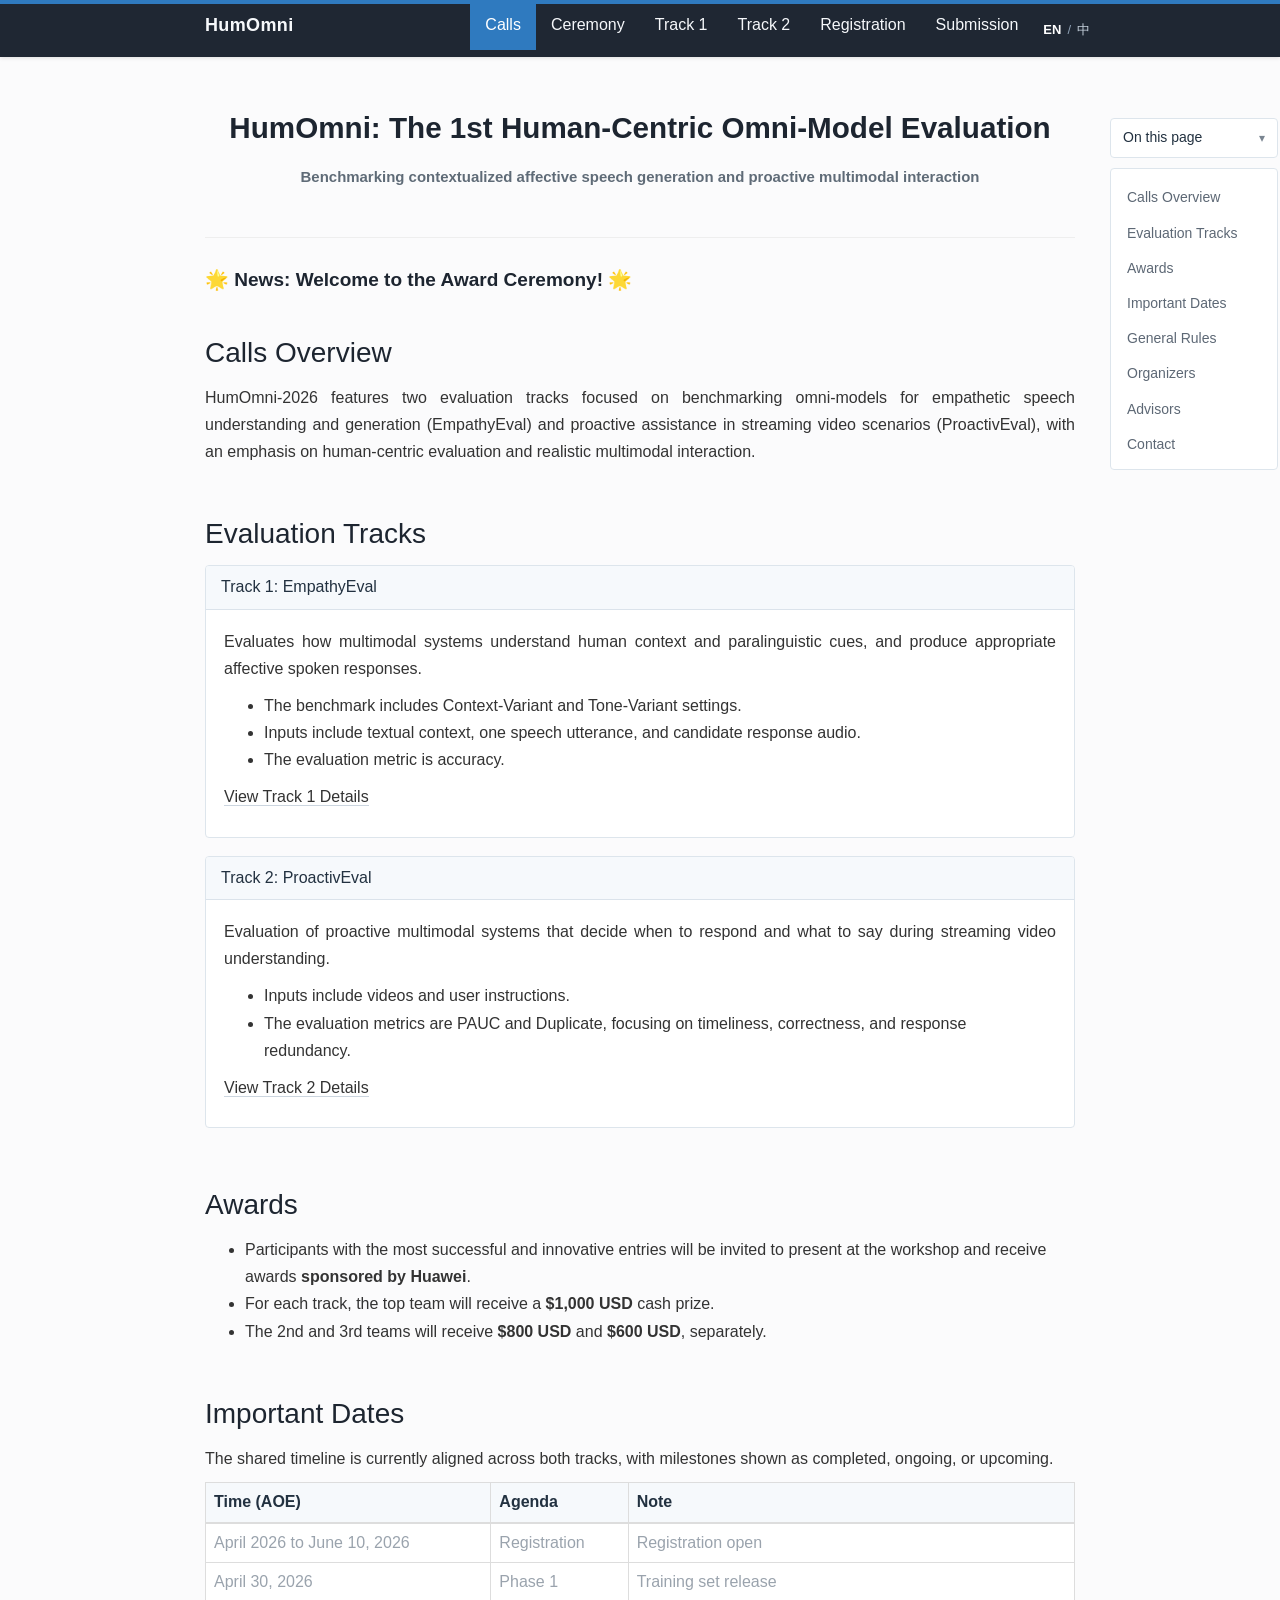
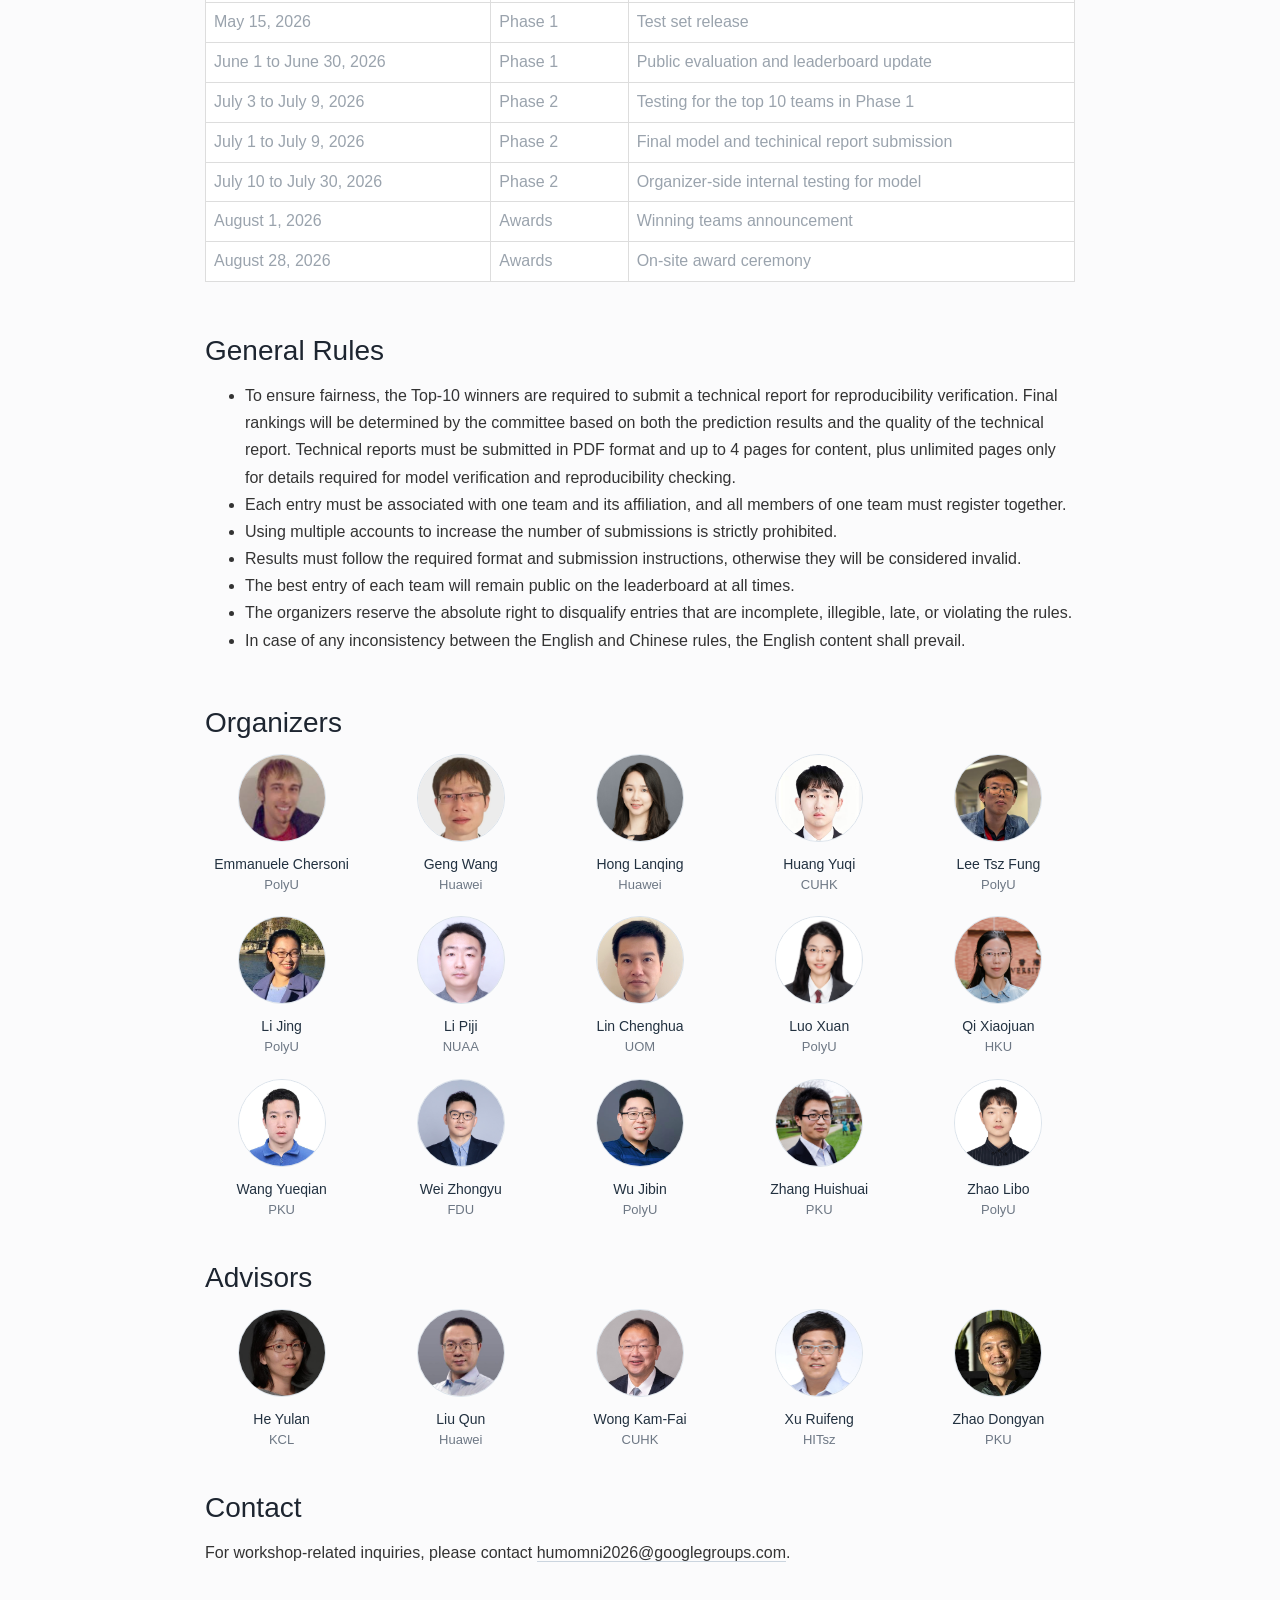
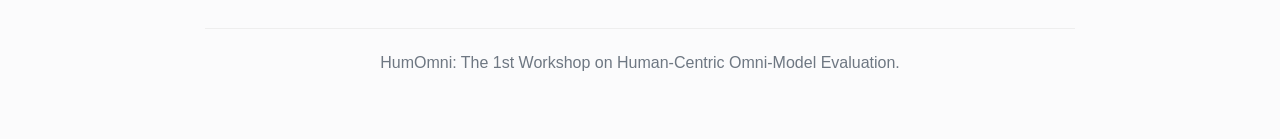
<file: index.html>
<!DOCTYPE html>
<html lang="en">
  <head>
    <meta charset="utf-8" />
    <meta name="viewport" content="width=device-width, initial-scale=1.0" />
    <meta http-equiv="X-UA-Compatible" content="IE=edge,chrome=1" />
    <title>HumOmni: The 1st Human-Centric Omni-Model Evaluation</title>
    <meta
      name="description"
      content="HumOmni-2026 features two evaluation tracks focused on empathetic speech understanding and generation, and proactive multimodal assistance in streaming video scenarios."
    />

    <link rel="stylesheet" href="https://maxcdn.bootstrapcdn.com/bootstrap/3.3.7/css/bootstrap.min.css" />
    <link rel="stylesheet" href="static/css/main.css" />

    <script src="https://ajax.googleapis.com/ajax/libs/jquery/1.12.4/jquery.min.js"></script>
    <script src="https://maxcdn.bootstrapcdn.com/bootstrap/3.3.7/js/bootstrap.min.js"></script>
    <script defer src="static/site.js"></script>
  </head>
  <body>
    <nav class="navbar navbar-inverse navbar-fixed-top site-navbar">
      <div class="container">
        <div class="navbar-header">
          <button type="button" class="navbar-toggle collapsed" data-toggle="collapse" data-target="#humomni-navbar">
            <span class="sr-only">Toggle navigation</span>
            <span class="icon-bar"></span>
            <span class="icon-bar"></span>
            <span class="icon-bar"></span>
          </button>
          <a class="navbar-brand" href="index.html">HumOmni</a>
        </div>
        <div class="collapse navbar-collapse" id="humomni-navbar">
          <ul class="nav navbar-nav navbar-right">
            <li class="active"><a href="index.html">Calls</a></li>
            <li><a href="ceremony.html">Ceremony</a></li>
            <li><a href="track1.html">Track 1</a></li>
            <li><a href="track2.html">Track 2</a></li>
            <li><a href="register.html">Registration</a></li>
            <li><a href="submission.html">Submission</a></li>
            <li class="lang-switch-item">
              <span class="lang-switch-wrap">
                <a class="lang-link is-active" href="index.html">EN</a>
                <span class="lang-divider">/</span>
                <a class="lang-link" href="index.zh.html">中</a>
              </span>
            </li>
          </ul>
        </div>
      </div>
    </nav>

    <div class="site-topbar"></div>

    <main class="container page-content" id="top">
      <aside class="page-toc" id="calls-page-toc" aria-label="On this page">
        <button class="page-toc-toggle" type="button" aria-controls="calls-page-toc-panel" aria-expanded="true">
          On this page
        </button>
        <div class="page-toc-panel" id="calls-page-toc-panel">
          <ul class="page-toc-list">
            <li><a href="#intro">Calls Overview</a></li>
            <li><a href="#tracks">Evaluation Tracks</a></li>
            <li><a href="#awards">Awards</a></li>
            <li><a href="#important-dates">Important Dates</a></li>
            <li><a href="#general-rules">General Rules</a></li>
            <li><a href="#organizers">Organizers</a></li>
            <li><a href="#advisors">Advisors</a></li>
            <li><a href="#contact">Contact</a></li>
          </ul>
        </div>
      </aside>

      <section class="hero-block">
        <div class="row">
          <div class="col-xs-12 text-center">
            <h1><span class="hero-line hero-line-primary hero-line-nowrap hero-line-en-primary">HumOmni: The 1st Human-Centric Omni-Model Evaluation</span></h1>
            <h2>
              <span class="hero-line hero-line-secondary hero-line-nowrap hero-line-en-secondary">Benchmarking contextualized affective speech generation and proactive multimodal interaction</span>
            </h2>
          </div>
        </div>
      </section>

      <hr />

      <h2>
          <span class="hero-line hero-line-secondary hero-line-nowrap hero-line-en-secondary">🌟 News: Welcome to the Award Ceremony! 🌟 </span>
      </h2>

      <section class="section-block" id="intro">
        <div class="row">
          <div class="col-xs-12">
            <h2>Calls Overview</h2>
            <p>
              HumOmni-2026 features two evaluation tracks focused on benchmarking omni-models for empathetic speech
              understanding and generation (EmpathyEval) and proactive assistance in streaming video scenarios
              (ProactivEval), with an emphasis on human-centric evaluation and realistic multimodal interaction.
            </p>
          </div>
        </div>
      </section>

      <section class="section-block" id="tracks">
        <div class="row">
          <div class="col-xs-12">
            <h2>Evaluation Tracks</h2>
            <div class="panel panel-default track-panel">
              <div class="panel-heading">
                <h3 class="panel-title">Track 1: EmpathyEval</h3>
              </div>
              <div class="panel-body">
                <p>
                  Evaluates how multimodal systems understand human context and paralinguistic cues, and produce
                  appropriate affective spoken responses.
                </p>
                <ul>
                  <li>The benchmark includes Context-Variant and Tone-Variant settings.</li>
                  <li>Inputs include textual context, one speech utterance, and candidate response audio.</li>
                  <li>The evaluation metric is accuracy.</li>
                </ul>
                <p><a class="detail-link" href="track1.html">View Track 1 Details</a></p>
              </div>
            </div>

            <div class="panel panel-default track-panel">
              <div class="panel-heading">
                <h3 class="panel-title">Track 2: ProactivEval</h3>
              </div>
              <div class="panel-body">
                <p>
                  Evaluation of proactive multimodal systems that decide when to respond and what to say during
                  streaming video understanding.
                </p>
                <ul>
                  <li>Inputs include videos and user instructions.</li>
                  <li>The evaluation metrics are PAUC and Duplicate, focusing on timeliness, correctness, and response redundancy.</li>
                </ul>
                <p><a class="detail-link" href="track2.html">View Track 2 Details</a></p>
              </div>
            </div>
          </div>
        </div>
      </section>

      <section class="section-block" id="awards">
        <div class="row">
          <div class="col-xs-12">
            <h2>Awards</h2>
            <ul>
              <li>
                Participants with the most successful and innovative entries will be invited to present at the
                workshop and receive awards <strong>sponsored by Huawei</strong>.
              </li>
              <li>For each track, the top team will receive a <strong>$1,000 USD</strong> cash prize.</li>
              <li>The 2nd and 3rd teams will receive <strong>$800 USD</strong> and <strong>$600 USD</strong>, separately.</li>
            </ul>
          </div>
        </div>
      </section>

      <section class="section-block" id="important-dates">
        <div class="row">
          <div class="col-xs-12">
            <h2>Important Dates</h2>
            <p>
              The shared timeline is currently aligned across both tracks, with milestones shown as completed, ongoing,
              or upcoming.
            </p>
            <div class="table-responsive">
              <table class="table table-bordered table-hover dates-table">
                <thead>
                  <tr>
                    <th>Time (AOE)</th>
                    <th>Agenda</th>
                    <th>Note</th>
                  </tr>
                </thead>
                <tbody>
                  <tr data-start="2026-04-01" data-end="2026-06-10">
                    <td>April 2026 to June 10, 2026</td>
                    <td>Registration</td>
                    <td>Registration open</td>
                  </tr>
                  <tr data-start="2026-04-01" data-end="2026-04-30">
                    <td>April 30, 2026</td>
                    <td>Phase 1</td>
                    <td>Training set release</td>
                  </tr>
                  <tr data-start="2026-05-15" data-end="2026-05-15">
                    <td>May 15, 2026</td>
                    <td>Phase 1</td>
                    <td>Test set release</td>
                  </tr>
                  <tr data-start="2026-06-01" data-end="2026-06-30">
                    <td>June 1 to June 30, 2026</td>
                    <td>Phase 1</td>
                    <td>Public evaluation and leaderboard update</td>
                  </tr>
                  <tr data-start="2026-07-02" data-end="2026-07-09">
                    <td>July 3 to July 9, 2026</td>
                    <td>Phase 2</td>
                    <td>Testing for the top 10 teams in Phase 1</td>
                  </tr>
                  <tr data-start="2026-07-01" data-end="2026-07-09">
                    <td>July 1 to July 9, 2026</td>
                    <td>Phase 2</td>
                    <td>Final model and techinical report submission</td>
                  </tr>
                  <tr data-start="2026-07-10" data-end="2026-07-30">
                    <td>July 10 to July 30, 2026</td>
                    <td>Phase 2</td>
                    <td>Organizer-side internal testing for model</td>
                  </tr>
                  <tr data-start="2026-08-01" data-end="2026-08-01">
                    <td>August 1, 2026</td>
                    <td>Awards</td>
                    <td>Winning teams announcement</td>
                  </tr>
                  <tr data-start="2026-08-01" data-end="2026-08-31">
                    <td>August 28, 2026</td>
                    <td>Awards</td>
                    <td>On-site award ceremony</td>
                  </tr>
                </tbody>
              </table>
            </div>
          </div>
        </div>
      </section>

      <section class="section-block" id="general-rules">
        <div class="row">
          <div class="col-xs-12">
            <h2>General Rules</h2>
            <ul>
              <li>To ensure fairness, the Top-10 winners are required to submit a technical report for reproducibility verification. Final rankings will be determined by the committee based on both the prediction results and the quality of the technical report. Technical reports must be submitted in PDF format and up to 4 pages for content, plus unlimited pages only for details required for model verification and reproducibility checking.  </li>
              <li>Each entry must be associated with one team and its affiliation, and all members of one team must register together.</li>
              <li>Using multiple accounts to increase the number of submissions is strictly prohibited.</li>
              <li>Results must follow the required format and submission instructions, otherwise they will be considered invalid.</li>
              <li>The best entry of each team will remain public on the leaderboard at all times.</li>
              <li>The organizers reserve the absolute right to disqualify entries that are incomplete, illegible, late, or violating the rules.</li>
              <li>In case of any inconsistency between the English and Chinese rules, the English content shall prevail.</li>
            </ul>
          </div>
        </div>
      </section>

      <section class="section-block" id="organizers">
        <div class="row">
          <div class="col-xs-12">
            <h2>Organizers</h2>
            <div class="people-grid people-grid-organizers">
              <div class="person-card">
                <img class="person-photo" src="static/img/people/organizers/Emmanuele%20Chersoni.jpeg" alt="Emmanuele Chersoni" />
                <p class="person-name"><a href="https://research.polyu.edu.hk/en/persons/emmanuele-chersoni/" target="_blank" rel="noopener noreferrer">Emmanuele Chersoni</a></p>
                <p class="person-affiliation">PolyU</p>
              </div>
              <div class="person-card">
                <img class="person-photo" src="static/img/people/organizers/GengWang.jpg" alt="Geng Wang" />
                <p class="person-name">Geng Wang</p>
                <p class="person-affiliation">Huawei</p>
              </div>
              <div class="person-card">
                <img class="person-photo" src="static/img/people/organizers/HongLanqing.jpg" alt="Hong Lanqing" />
                <p class="person-name"><a href="https://racheltechie.github.io/" target="_blank" rel="noopener noreferrer">Hong Lanqing</a></p>
                <p class="person-affiliation">Huawei</p>
              </div>
              <div class="person-card">
                <img class="person-photo" src="static/img/people/organizers/HuangYuqi.png" alt="Huang Yuqi" />
                <p class="person-name"><a href="https://yuqihuang2003.github.io/" target="_blank" rel="noopener noreferrer">Huang Yuqi</a></p>
                <p class="person-affiliation">CUHK</p>
              </div>
              <div class="person-card">
                <img class="person-photo" src="static/img/people/organizers/LeeTszFung.png" alt="Lee Tsz Fung" />
                <p class="person-name">Lee Tsz Fung</p>
                <p class="person-affiliation">PolyU</p>
              </div>
              <div class="person-card">
                <img class="person-photo" src="static/img/people/organizers/LiJing.jpg" alt="Li Jing" />
                <p class="person-name"><a href="https://www4.comp.polyu.edu.hk/~jing1li/" target="_blank" rel="noopener noreferrer">Li Jing</a></p>
                <p class="person-affiliation">PolyU</p>
              </div>
              <div class="person-card">
                <img class="person-photo" src="static/img/people/organizers/LiPiji.png" alt="Li Piji" />
                <p class="person-name"><a href="https://lipiji.com/" target="_blank" rel="noopener noreferrer">Li Piji</a></p>
                <p class="person-affiliation">NUAA</p>
              </div>
              <div class="person-card">
                <img class="person-photo" src="static/img/people/organizers/LinChenghua.png" alt="Lin Chenghua" />
                <p class="person-name"><a href="https://chenghua-lin.github.io/" target="_blank" rel="noopener noreferrer">Lin Chenghua</a></p>
                <p class="person-affiliation">UOM</p>
              </div>
              <div class="person-card">
                <img class="person-photo" src="static/img/people/organizers/LuoXuan.png" alt="Luo Xuan" />
                <p class="person-name">Luo Xuan</p>
                <p class="person-affiliation">PolyU</p>
              </div>
              <div class="person-card">
                <img class="person-photo" src="static/img/people/organizers/QiXiaojuan.jpg" alt="Qi Xiaojuan" />
                <p class="person-name"><a href="https://xjqi.github.io/" target="_blank" rel="noopener noreferrer">Qi Xiaojuan</a></p>
                <p class="person-affiliation">HKU</p>
              </div>
              <div class="person-card">
                <img class="person-photo" src="static/img/people/organizers/WangYueqian.jpg" alt="Wang Yueqian" />
                <p class="person-name"><a href="https://yellow-binary-tree.github.io/" target="_blank" rel="noopener noreferrer">Wang Yueqian</a></p>
                <p class="person-affiliation">PKU</p>
              </div>
              <div class="person-card">
                <img class="person-photo" src="static/img/people/organizers/WeiZhongyu.jpg" alt="Wei Zhongyu" />
                <p class="person-name"><a href="http://www.fudan-disc.com/people/zywei" target="_blank" rel="noopener noreferrer">Wei Zhongyu</a></p>
                <p class="person-affiliation">FDU</p>
              </div>
              <div class="person-card">
                <img class="person-photo" src="static/img/people/organizers/WuJibin.png" alt="Wu Jibin" />
                <p class="person-name"><a href="https://www.jibinwu.com/" target="_blank" rel="noopener noreferrer">Wu Jibin</a></p>
                <p class="person-affiliation">PolyU</p>
              </div>
              <div class="person-card">
                <img class="person-photo" src="static/img/people/organizers/ZhangHuishuai.jpg" alt="Zhang Huishuai" />
                <p class="person-name"><a href="https://huishuai-git.github.io/" target="_blank" rel="noopener noreferrer">Zhang Huishuai</a></p>
                <p class="person-affiliation">PKU</p>
              </div>
              <div class="person-card">
                <img class="person-photo" src="static/img/people/organizers/ZhaoLibo.png" alt="Zhao Libo" />
                <p class="person-name">Zhao Libo</p>
                <p class="person-affiliation">PolyU</p>
              </div>
            </div>
          </div>
        </div>
      </section>

      <section class="section-block" id="advisors">
        <div class="row">
          <div class="col-xs-12">
            <h2>Advisors</h2>
            <div class="people-grid people-grid-advisors">
              <div class="person-card">
                <img class="person-photo" src="static/img/people/advisors/HeYulan.jpeg" alt="He Yulan" />
                <p class="person-name"><a href="https://www.kcl.ac.uk/people/yulan-he" target="_blank" rel="noopener noreferrer">He Yulan</a></p>
                <p class="person-affiliation">KCL</p>
              </div>
              <div class="person-card">
                <img class="person-photo" src="static/img/people/advisors/LiuQun.jpg" alt="Liu Qun" />
                <p class="person-name"><a href="https://liuquncn.github.io/index_en.html" target="_blank" rel="noopener noreferrer">Liu Qun</a></p>
                <p class="person-affiliation">Huawei</p>
              </div>
              <div class="person-card">
                <img class="person-photo" src="static/img/people/advisors/WongKam-Fai.jpg" alt="Wong Kam-Fai" />
                <p class="person-name"><a href="https://kfwong.cintec.cuhk.edu.hk/" target="_blank" rel="noopener noreferrer">Wong Kam-Fai</a></p>
                <p class="person-affiliation">CUHK</p>
              </div>
              <div class="person-card">
                <img class="person-photo" src="static/img/people/advisors/XuRuifeng.png" alt="Xu Ruifeng" />
                <p class="person-name"><a href="https://homepage.hit.edu.cn/xuruifeng" target="_blank" rel="noopener noreferrer">Xu Ruifeng</a></p>
                <p class="person-affiliation">HITsz</p>
              </div>
              <div class="person-card">
                <img class="person-photo" src="static/img/people/advisors/ZhaoDongyan.jpg" alt="Zhao Dongyan" />
                <p class="person-name"><a href="https://www.wict.pku.edu.cn/zhaodongyan/en/" target="_blank" rel="noopener noreferrer">Zhao Dongyan</a></p>
                <p class="person-affiliation">PKU</p>
              </div>
            </div>
          </div>
        </div>
      </section>

      <section class="section-block" id="contact">
        <div class="row">
          <div class="col-xs-12">
            <h2>Contact</h2>
            <p>
              For workshop-related inquiries, please contact
              <a href="mailto:humomni2026@googlegroups.com">humomni2026@googlegroups.com</a>.
            </p>
          </div>
        </div>
      </section>

      <footer class="site-footer">
        <hr />
        <p class="text-center">HumOmni: The 1st Workshop on Human-Centric Omni-Model Evaluation.</p>
      </footer>
    </main>
  </body>
</html>
</file>
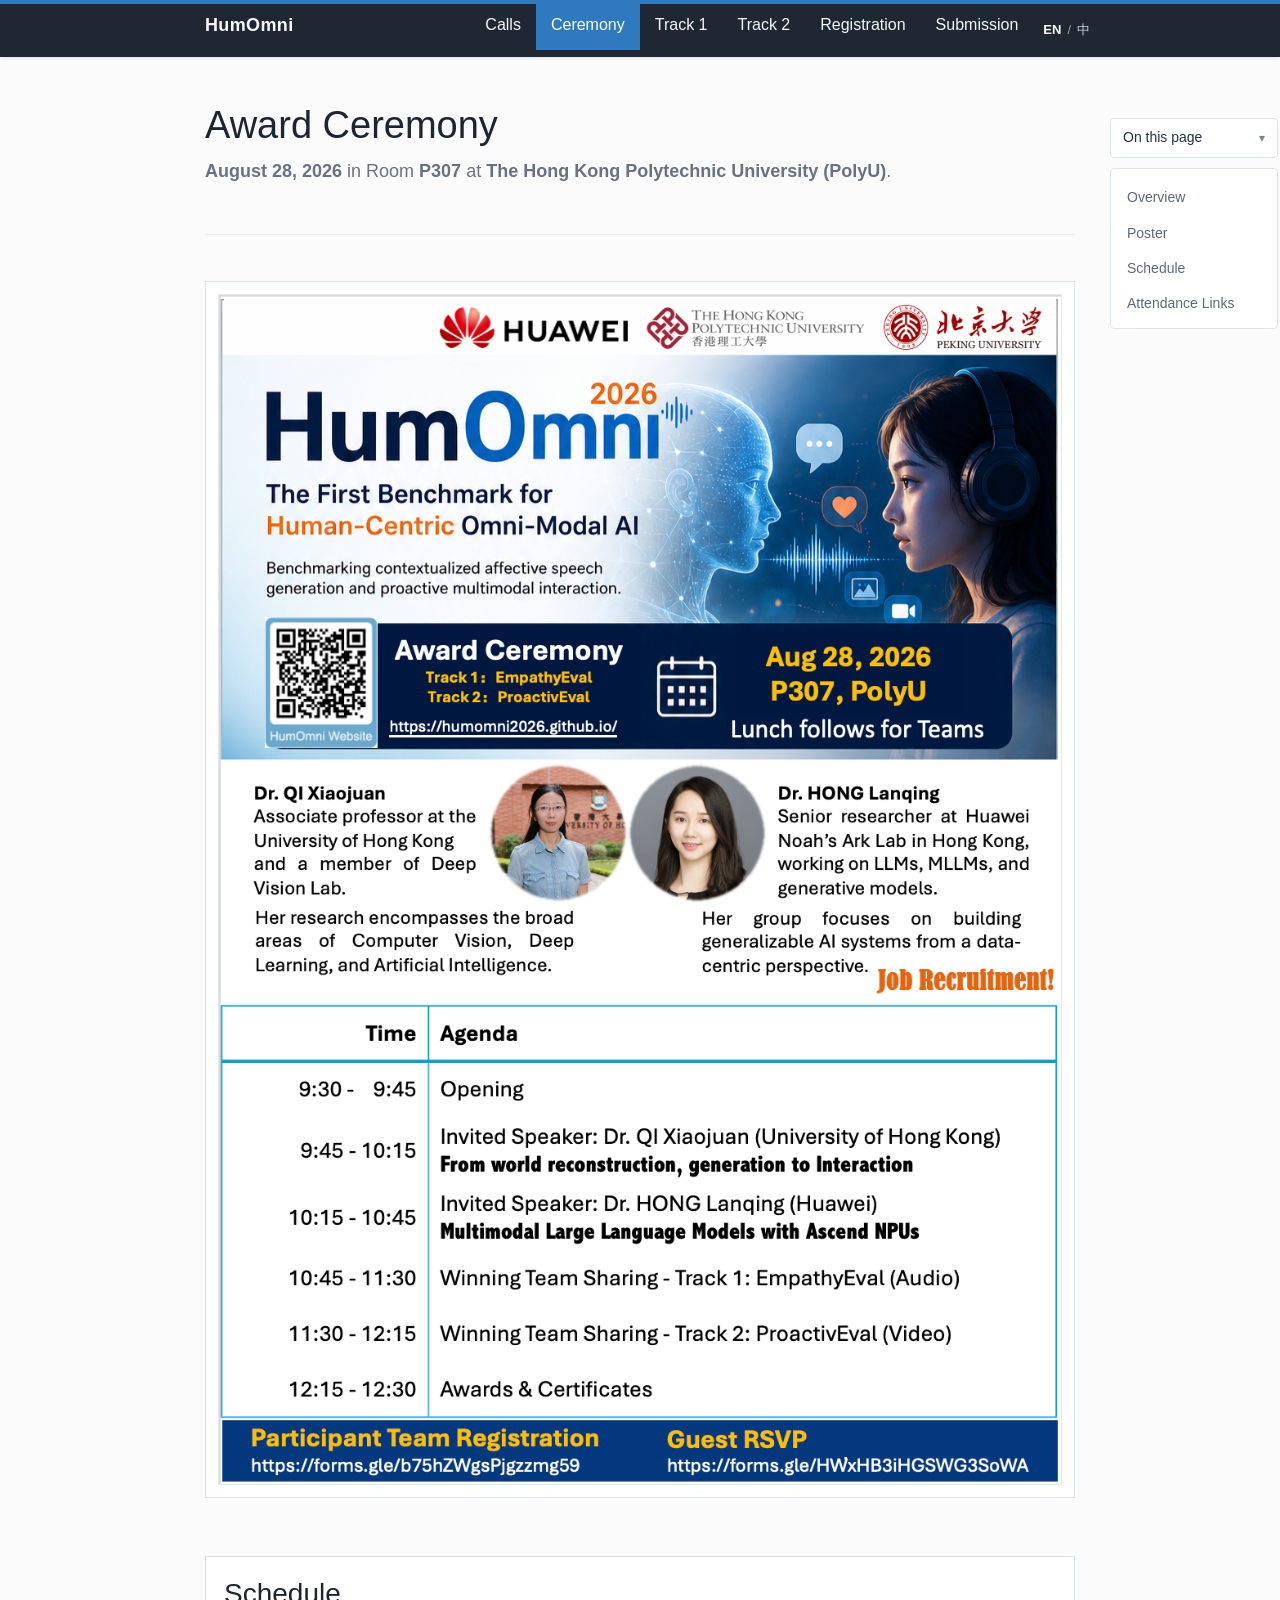
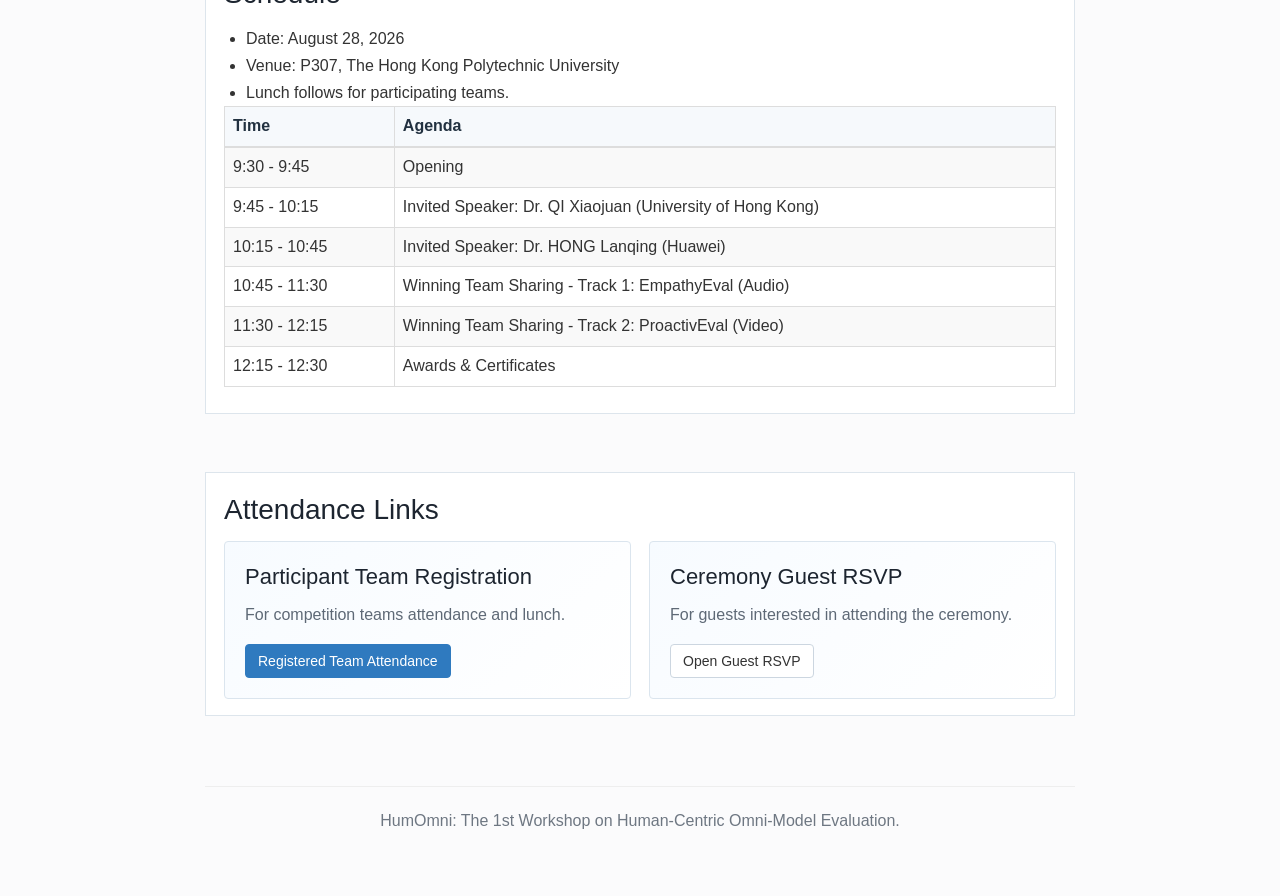
<file: ceremony.html>
<!DOCTYPE html>
<html lang="en">
  <head>
    <meta charset="utf-8" />
    <meta name="viewport" content="width=device-width, initial-scale=1.0" />
    <meta http-equiv="X-UA-Compatible" content="IE=edge,chrome=1" />
    <title>Ceremony - HumOmni</title>
    <meta name="description" content="HumOmni award ceremony information, invitation poster, schedule, and attendance links." />

    <link rel="stylesheet" href="https://maxcdn.bootstrapcdn.com/bootstrap/3.3.7/css/bootstrap.min.css" />
    <link rel="stylesheet" href="static/css/main.css" />

    <script src="https://ajax.googleapis.com/ajax/libs/jquery/1.12.4/jquery.min.js"></script>
    <script src="https://maxcdn.bootstrapcdn.com/bootstrap/3.3.7/js/bootstrap.min.js"></script>
    <script defer src="static/site.js"></script>
  </head>
  <body>
    <nav class="navbar navbar-inverse navbar-fixed-top site-navbar">
      <div class="container">
        <div class="navbar-header">
          <button type="button" class="navbar-toggle collapsed" data-toggle="collapse" data-target="#humomni-navbar">
            <span class="sr-only">Toggle navigation</span>
            <span class="icon-bar"></span>
            <span class="icon-bar"></span>
            <span class="icon-bar"></span>
          </button>
          <a class="navbar-brand" href="index.html">HumOmni</a>
        </div>
        <div class="collapse navbar-collapse" id="humomni-navbar">
          <ul class="nav navbar-nav navbar-right">
            <li><a href="index.html">Calls</a></li>
            <li class="active"><a href="ceremony.html">Ceremony</a></li>
            <li><a href="track1.html">Track 1</a></li>
            <li><a href="track2.html">Track 2</a></li>
            <li><a href="register.html">Registration</a></li>
            <li><a href="submission.html">Submission</a></li>
            <li class="lang-switch-item">
              <span class="lang-switch-wrap">
                <a class="lang-link is-active" href="ceremony.html">EN</a>
                <span class="lang-divider">/</span>
                <a class="lang-link" href="ceremony.zh.html">中</a>
              </span>
            </li>
          </ul>
        </div>
      </div>
    </nav>

    <div class="site-topbar"></div>

    <main class="container page-content">
      <aside class="page-toc" id="ceremony-page-toc" aria-label="On this page">
        <button class="page-toc-toggle" type="button" aria-controls="ceremony-page-toc-panel" aria-expanded="true">On this page</button>
        <div class="page-toc-panel" id="ceremony-page-toc-panel">
          <ul class="page-toc-list">
            <li><a href="#overview">Overview</a></li>
            <li><a href="#poster">Poster</a></li>
            <li><a href="#schedule">Schedule</a></li>
            <li><a href="#attendance">Attendance Links</a></li>
          </ul>
        </div>
      </aside>

      <section class="page-header-block" id="overview">
        <div class="row">
          <div class="col-xs-12">
            <h1>Award Ceremony</h1>
            <p class="section-lead"><strong>August 28, 2026</strong> in Room <strong>P307</strong> at <strong>The Hong Kong Polytechnic University (PolyU)</strong>.</p>
          </div>
        </div>
      </section>

      <hr />

      <section class="section-block" id="poster">
        <!-- <div class="row"> -->
          <!-- <div class="col-xs-12"> -->
            <!-- <div class="content-card"> -->
              <!-- <h2>Invitation Poster</h2> -->
              <figure class="figure-card">
                <img src="static/img/ceremony/invitation.png" alt="HumOmni 2026 award ceremony invitation poster." />
                <!-- <figcaption>Invitation poster for the HumOmni 2026 award ceremony.</figcaption> -->
              </figure>
            <!-- </div> -->
          <!-- </div> -->
        <!-- </div> -->
      </section>

      <section class="section-block" id="schedule">
        <div class="row">
          <div class="col-xs-12">
            <div class="content-card">
              <h2>Schedule</h2>
              <ul class="ceremony-meta-list">
                <li>Date: August 28, 2026</li>
                <li>Venue: P307, The Hong Kong Polytechnic University</li>
                <li>Lunch follows for participating teams.</li>
              </ul>
              <div class="table-responsive">
                <table class="table table-bordered table-striped">
                  <thead>
                    <tr>
                      <th>Time</th>
                      <th>Agenda</th>
                    </tr>
                  </thead>
                  <tbody>
                    <tr><td>9:30 - 9:45</td><td>Opening</td></tr>
                    <tr><td>9:45 - 10:15</td><td>Invited Speaker: Dr. QI Xiaojuan (University of Hong Kong)</td></tr>
                    <tr><td>10:15 - 10:45</td><td>Invited Speaker: Dr. HONG Lanqing (Huawei)</td></tr>
                    <tr><td>10:45 - 11:30</td><td>Winning Team Sharing - Track 1: EmpathyEval (Audio)</td></tr>
                    <tr><td>11:30 - 12:15</td><td>Winning Team Sharing - Track 2: ProactivEval (Video)</td></tr>
                    <tr><td>12:15 - 12:30</td><td>Awards &amp; Certificates</td></tr>
                  </tbody>
                </table>
              </div>
            </div>
          </div>
        </div>
      </section>

      <section class="section-block" id="attendance">
        <div class="row">
          <div class="col-xs-12">
            <div class="content-card">
              <h2>Attendance Links</h2>
              <div class="ceremony-action-grid">
                <div class="ceremony-action-card">
                  <h3>Participant Team Registration</h3>
                  <p>For competition teams attendance and lunch.</p>
                  <p class="registration-actions"><a href="https://forms.gle/b75hZWgsPjgzzmg59" class="btn btn-primary" target="_blank" rel="noopener noreferrer">Registered Team Attendance</a></p>
                </div>
                <div class="ceremony-action-card">
                  <h3>Ceremony Guest RSVP</h3>
                  <p>For guests interested in attending the ceremony.</p>
                  <p class="registration-actions"><a href="https://forms.gle/HWxHB3iHGSWG3SoWA" class="btn btn-default" target="_blank" rel="noopener noreferrer">Open Guest RSVP</a></p>
                </div>
              </div>
            </div>
          </div>
        </div>
      </section>

      <footer class="site-footer">
        <hr />
        <p class="text-center">HumOmni: The 1st Workshop on Human-Centric Omni-Model Evaluation.</p>
      </footer>
    </main>
  </body>
</html>
</file>
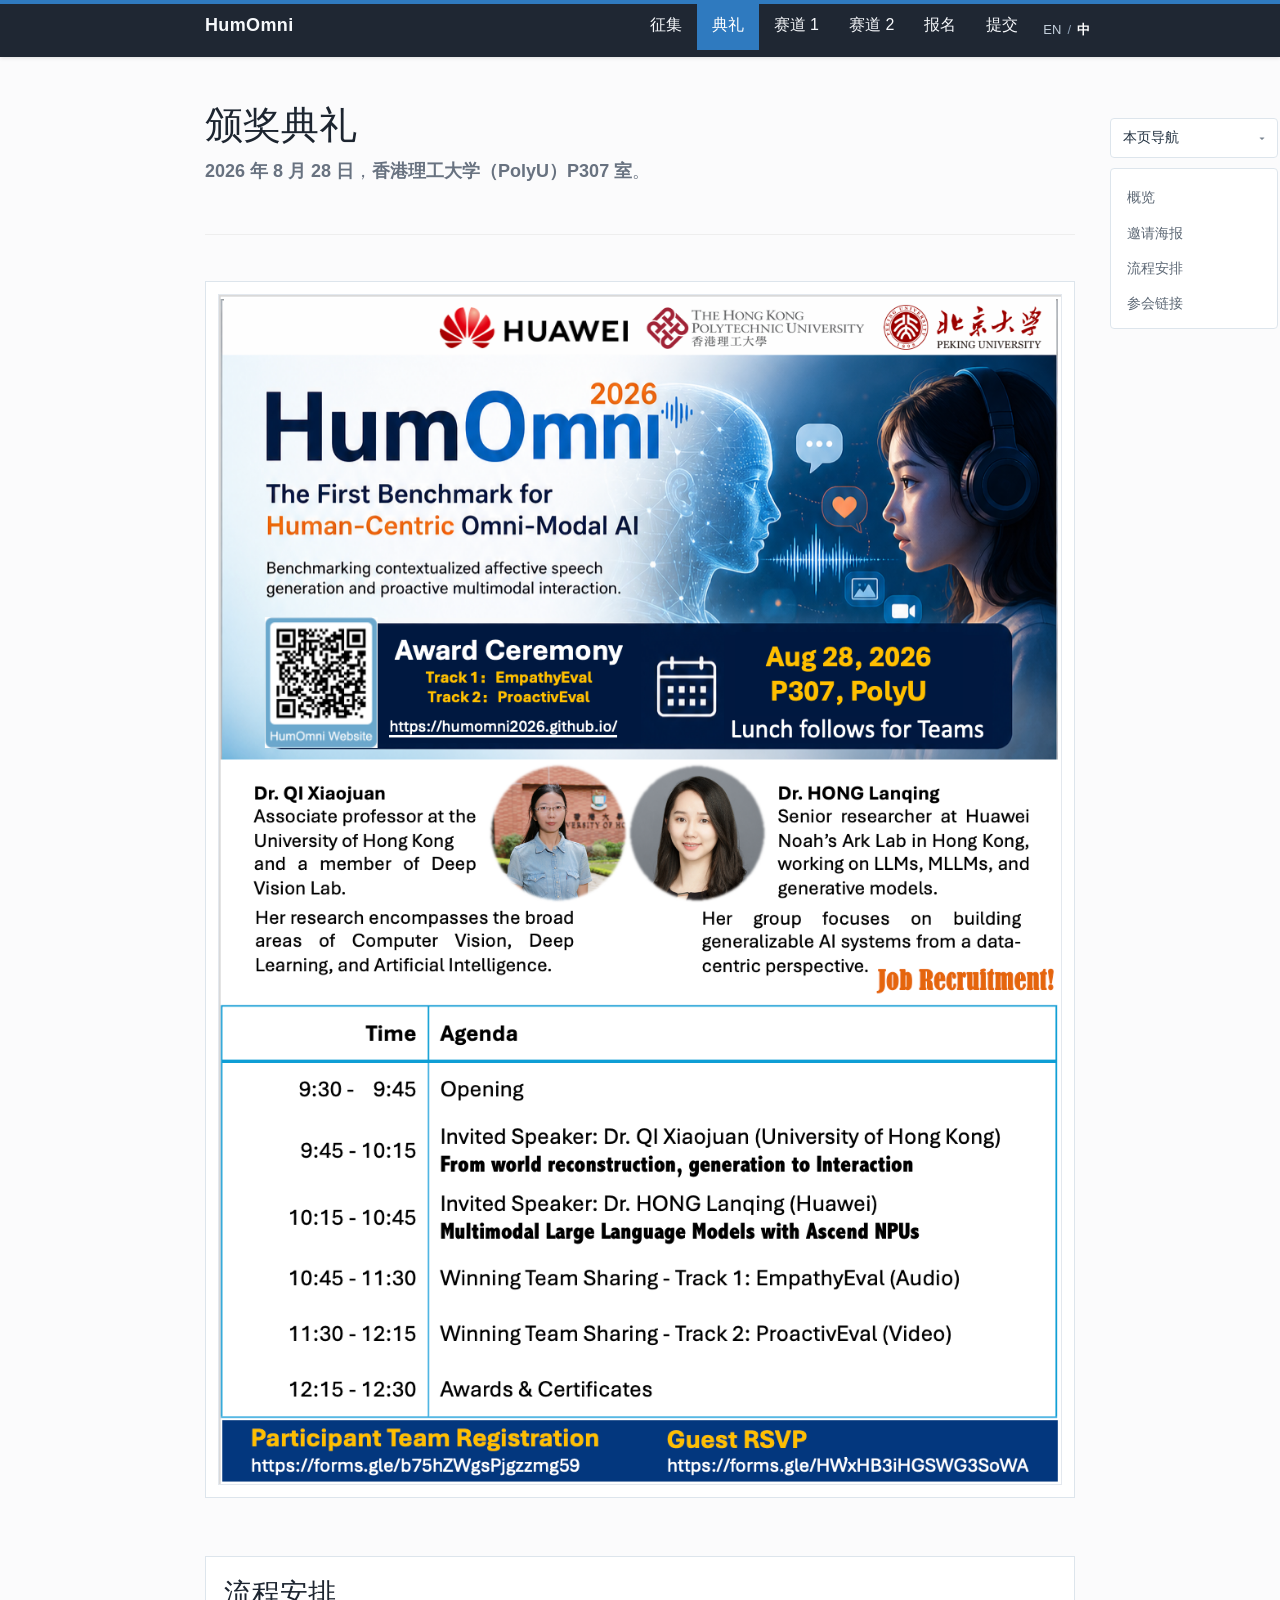
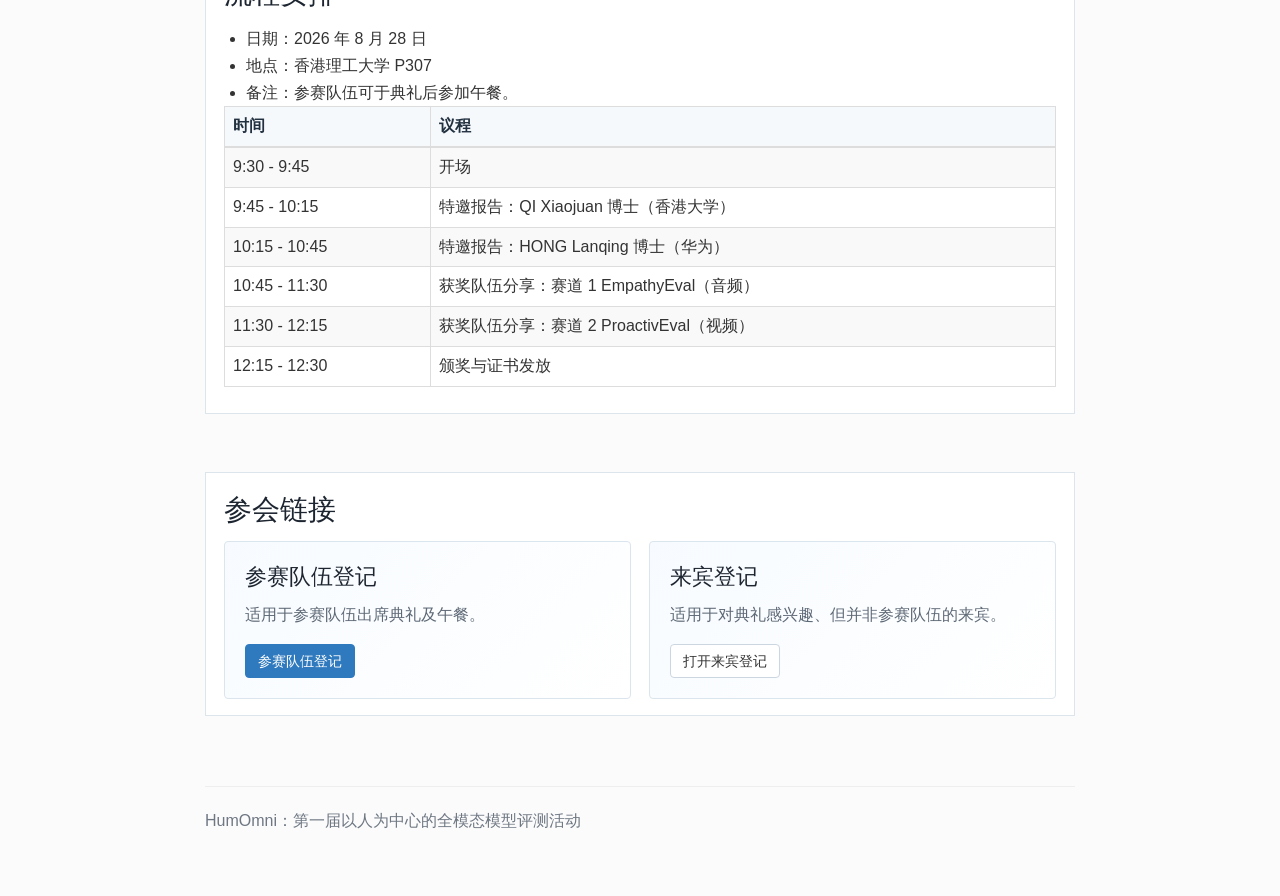
<file: ceremony.zh.html>
<!DOCTYPE html>
<html lang="zh-CN">
  <head>
    <meta charset="utf-8" />
    <meta name="viewport" content="width=device-width, initial-scale=1.0" />
    <meta http-equiv="X-UA-Compatible" content="IE=edge,chrome=1" />
    <title>颁奖典礼 - HumOmni</title>
    <meta name="description" content="HumOmni 颁奖典礼页面，包含邀请海报、流程安排与参会链接。" />

    <link rel="stylesheet" href="https://maxcdn.bootstrapcdn.com/bootstrap/3.3.7/css/bootstrap.min.css" />
    <link rel="stylesheet" href="static/css/main.css" />

    <script src="https://ajax.googleapis.com/ajax/libs/jquery/1.12.4/jquery.min.js"></script>
    <script src="https://maxcdn.bootstrapcdn.com/bootstrap/3.3.7/js/bootstrap.min.js"></script>
    <script defer src="static/site.js"></script>
  </head>
  <body>
    <nav class="navbar navbar-inverse navbar-fixed-top site-navbar">
      <div class="container">
        <div class="navbar-header">
          <button type="button" class="navbar-toggle collapsed" data-toggle="collapse" data-target="#humomni-navbar">
            <span class="sr-only">Toggle navigation</span>
            <span class="icon-bar"></span>
            <span class="icon-bar"></span>
            <span class="icon-bar"></span>
          </button>
          <a class="navbar-brand" href="index.zh.html">HumOmni</a>
        </div>
        <div class="collapse navbar-collapse" id="humomni-navbar">
          <ul class="nav navbar-nav navbar-right">
            <li><a href="index.zh.html">征集</a></li>
            <li class="active"><a href="ceremony.zh.html">典礼</a></li>
            <li><a href="track1.zh.html">赛道 1</a></li>
            <li><a href="track2.zh.html">赛道 2</a></li>
            <li><a href="register.zh.html">报名</a></li>
            <li><a href="submission.zh.html">提交</a></li>
            <li class="lang-switch-item">
              <span class="lang-switch-wrap">
                <a class="lang-link" href="ceremony.html">EN</a>
                <span class="lang-divider">/</span>
                <a class="lang-link is-active" href="ceremony.zh.html">中</a>
              </span>
            </li>
          </ul>
        </div>
      </div>
    </nav>

    <div class="site-topbar"></div>

    <main class="container page-content">
      <aside class="page-toc" id="ceremony-page-toc" aria-label="本页导航">
        <button class="page-toc-toggle" type="button" aria-controls="ceremony-page-toc-panel" aria-expanded="true">本页导航</button>
        <div class="page-toc-panel" id="ceremony-page-toc-panel">
          <ul class="page-toc-list">
            <li><a href="#overview">概览</a></li>
            <li><a href="#poster">邀请海报</a></li>
            <li><a href="#schedule">流程安排</a></li>
            <li><a href="#attendance">参会链接</a></li>
          </ul>
        </div>
      </aside>

      <section class="page-header-block" id="overview">
        <div class="row">
          <div class="col-xs-12">
            <h1>颁奖典礼</h1>
            <p class="section-lead"><strong>2026 年 8 月 28 日</strong>，<strong>香港理工大学（PolyU）P307 室</strong>。</p>
          </div>
        </div>
      </section>

      <hr />

      <section class="section-block" id="poster">
        <!-- <div class="row"> -->
          <!-- <div class="col-xs-12"> -->
            <!-- <div class="content-card"> -->
              <!-- <h2>邀请海报</h2> -->
              <figure class="figure-card">
                <img src="static/img/ceremony/invitation.png" alt="HumOmni 2026 颁奖典礼邀请海报。" />
                <!-- <figcaption>HumOmni 2026 颁奖典礼邀请海报。</figcaption> -->
              </figure>
            <!-- </div> -->
          <!-- </div> -->
        <!-- </div> -->
      </section>

      <section class="section-block" id="schedule">
        <div class="row">
          <div class="col-xs-12">
            <div class="content-card">
              <h2>流程安排</h2>
              <ul class="ceremony-meta-list">
                <li>日期：2026 年 8 月 28 日</li>
                <li>地点：香港理工大学 P307</li>
                <li>备注：参赛队伍可于典礼后参加午餐。</li>
              </ul>
              <div class="table-responsive">
                <table class="table table-bordered table-striped">
                  <thead>
                    <tr>
                      <th>时间</th>
                      <th>议程</th>
                    </tr>
                  </thead>
                  <tbody>
                    <tr><td>9:30 - 9:45</td><td>开场</td></tr>
                    <tr><td>9:45 - 10:15</td><td>特邀报告：QI Xiaojuan 博士（香港大学）</td></tr>
                    <tr><td>10:15 - 10:45</td><td>特邀报告：HONG Lanqing 博士（华为）</td></tr>
                    <tr><td>10:45 - 11:30</td><td>获奖队伍分享：赛道 1 EmpathyEval（音频）</td></tr>
                    <tr><td>11:30 - 12:15</td><td>获奖队伍分享：赛道 2 ProactivEval（视频）</td></tr>
                    <tr><td>12:15 - 12:30</td><td>颁奖与证书发放</td></tr>
                  </tbody>
                </table>
              </div>
            </div>
          </div>
        </div>
      </section>

      <section class="section-block" id="attendance">
        <div class="row">
          <div class="col-xs-12">
            <div class="content-card">
              <h2>参会链接</h2>
              <div class="ceremony-action-grid">
                <div class="ceremony-action-card">
                  <h3>参赛队伍登记</h3>
                  <p>适用于参赛队伍出席典礼及午餐。</p>
                  <p class="registration-actions"><a href="https://forms.gle/b75hZWgsPjgzzmg59" class="btn btn-primary" target="_blank" rel="noopener noreferrer">参赛队伍登记</a></p>
                </div>
                <div class="ceremony-action-card">
                  <h3>来宾登记</h3>
                  <p>适用于对典礼感兴趣、但并非参赛队伍的来宾。</p>
                  <p class="registration-actions"><a href="https://forms.gle/HWxHB3iHGSWG3SoWA" class="btn btn-default" target="_blank" rel="noopener noreferrer">打开来宾登记</a></p>
                </div>
              </div>
            </div>
          </div>
        </div>
      </section>

      <footer class="site-footer">
        <hr />
        <p class="text-center">HumOmni：第一届以人为中心的全模态模型评测活动</p>
      </footer>
    </main>
  </body>
</html>
</file>
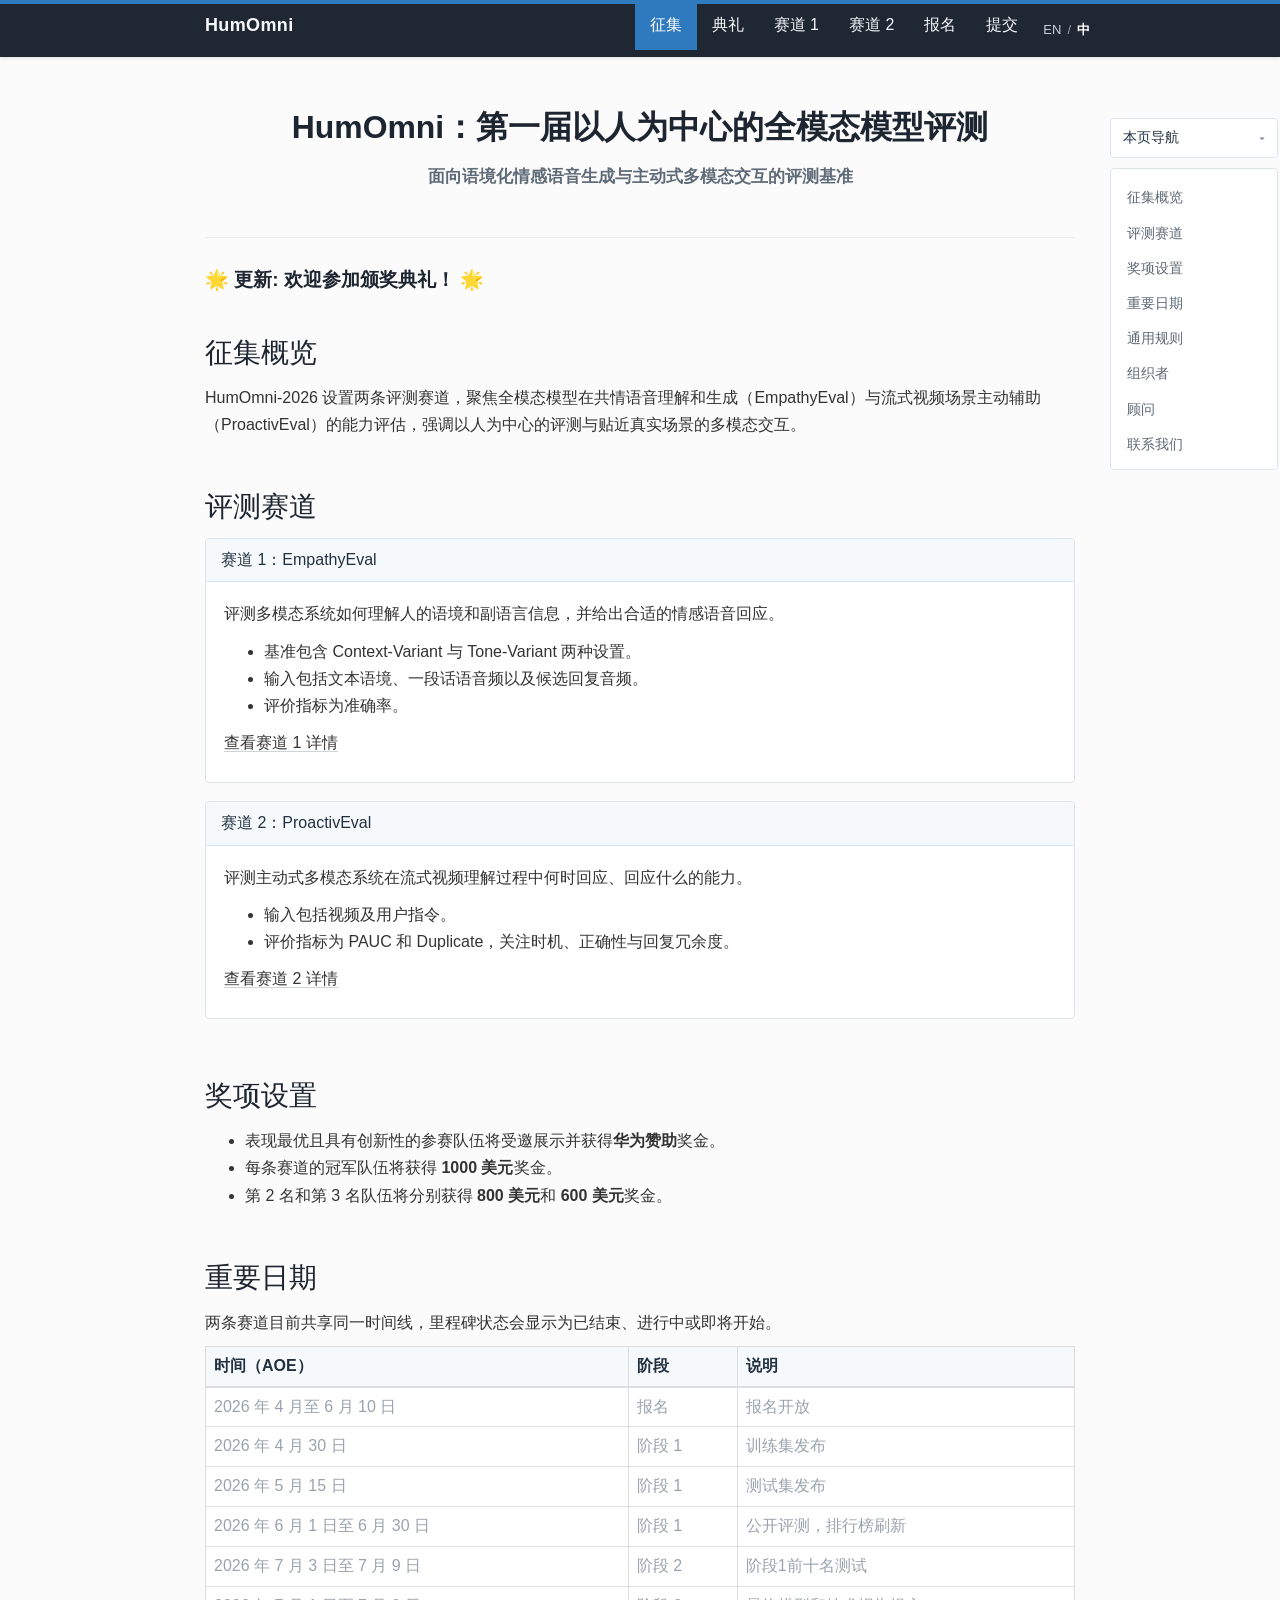
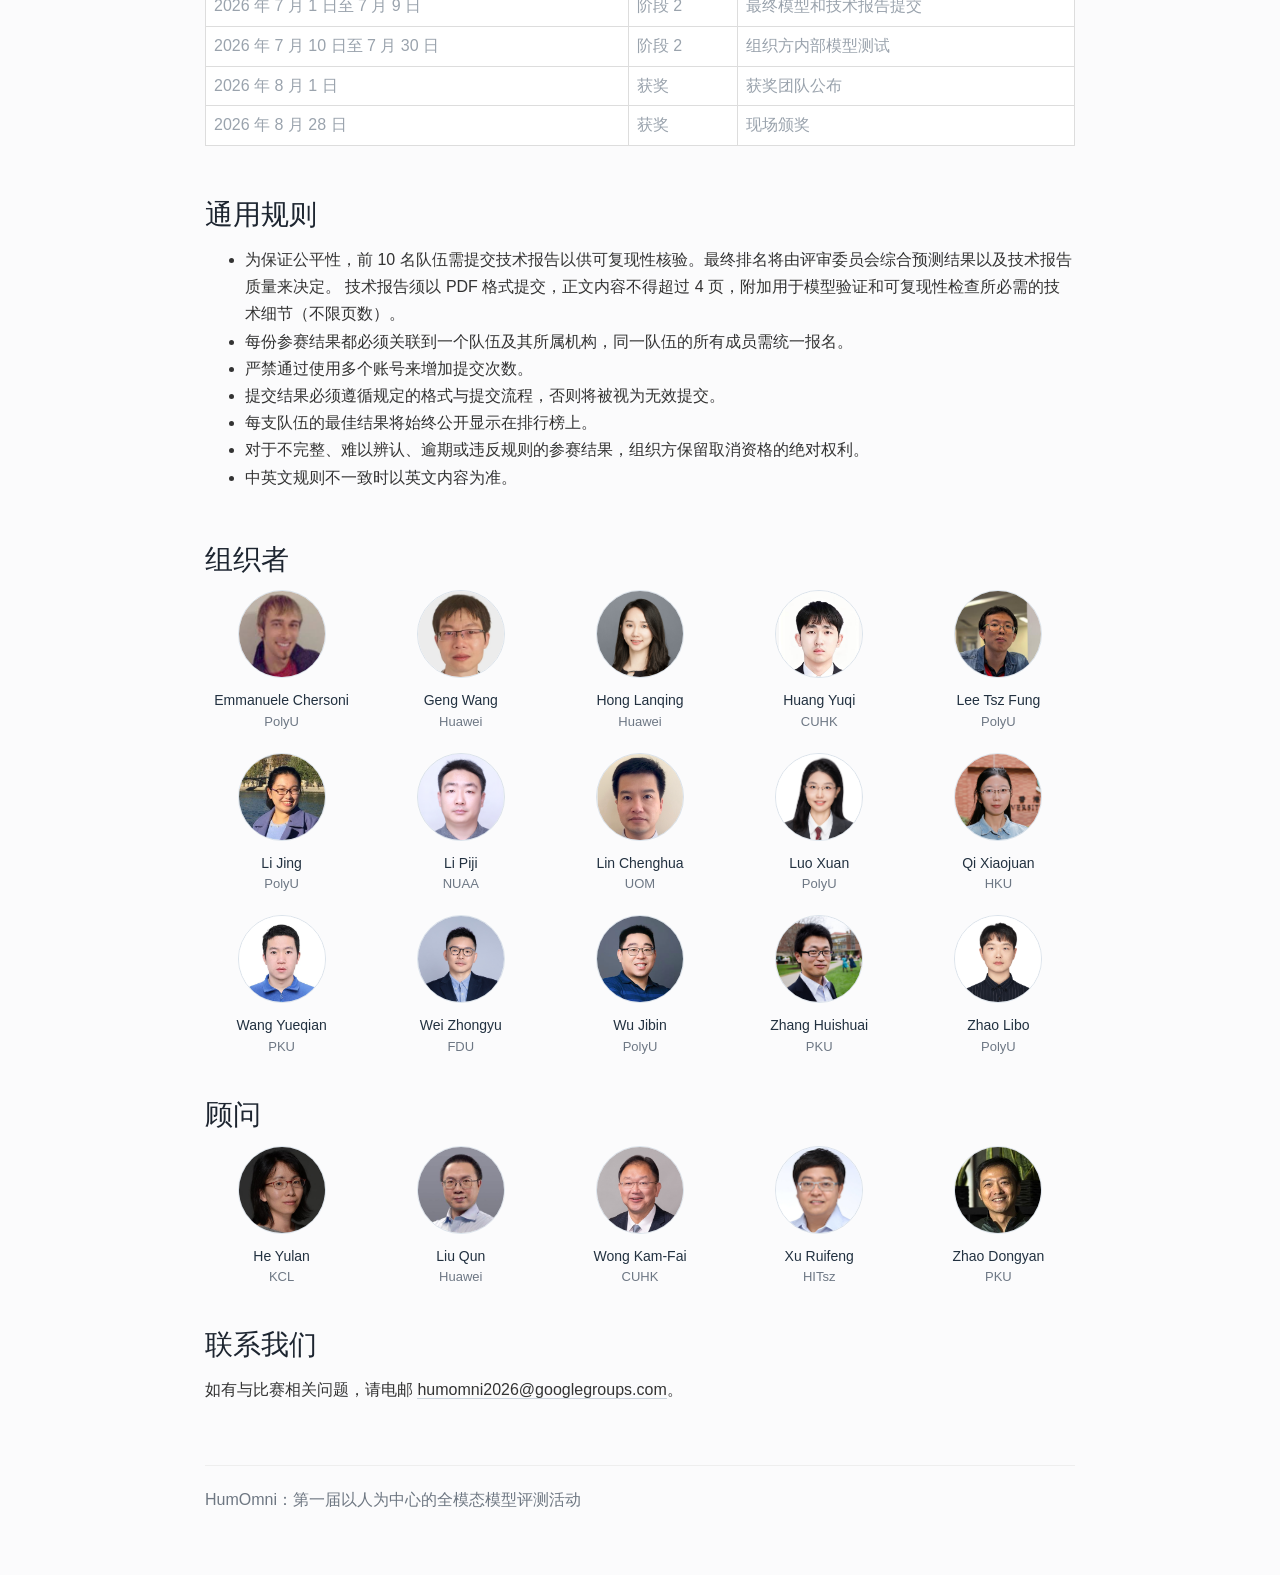
<file: index.zh.html>
<!DOCTYPE html>
<html lang="zh-CN">
  <head>
    <meta charset="utf-8" />
    <meta name="viewport" content="width=device-width, initial-scale=1.0" />
    <meta http-equiv="X-UA-Compatible" content="IE=edge,chrome=1" />
    <title>HumOmni：第一届以人为中心的全模态模型评测</title>
    <meta
      name="description"
      content="HumOmni-2026 设置两条评测赛道，聚焦全模态模型在共情语音理解和生成与流式视频场景主动辅助中的能力评估。"
    />

    <link rel="stylesheet" href="https://maxcdn.bootstrapcdn.com/bootstrap/3.3.7/css/bootstrap.min.css" />
    <link rel="stylesheet" href="static/css/main.css" />

    <script src="https://ajax.googleapis.com/ajax/libs/jquery/1.12.4/jquery.min.js"></script>
    <script src="https://maxcdn.bootstrapcdn.com/bootstrap/3.3.7/js/bootstrap.min.js"></script>
    <script defer src="static/site.js"></script>
  </head>
  <body>
    <nav class="navbar navbar-inverse navbar-fixed-top site-navbar">
      <div class="container">
        <div class="navbar-header">
          <button type="button" class="navbar-toggle collapsed" data-toggle="collapse" data-target="#humomni-navbar">
            <span class="sr-only">Toggle navigation</span>
            <span class="icon-bar"></span>
            <span class="icon-bar"></span>
            <span class="icon-bar"></span>
          </button>
          <a class="navbar-brand" href="index.zh.html">HumOmni</a>
        </div>
        <div class="collapse navbar-collapse" id="humomni-navbar">
          <ul class="nav navbar-nav navbar-right">
            <li class="active"><a href="index.zh.html">征集</a></li>
            <li><a href="ceremony.zh.html">典礼</a></li>
            <li><a href="track1.zh.html">赛道 1</a></li>
            <li><a href="track2.zh.html">赛道 2</a></li>
            <li><a href="register.zh.html">报名</a></li>
            <li><a href="submission.zh.html">提交</a></li>
            <li class="lang-switch-item">
              <span class="lang-switch-wrap">
                <a class="lang-link" href="index.html">EN</a>
                <span class="lang-divider">/</span>
                <a class="lang-link is-active" href="index.zh.html">中</a>
              </span>
            </li>
          </ul>
        </div>
      </div>
    </nav>

    <div class="site-topbar"></div>

    <main class="container page-content" id="top">
      <aside class="page-toc" id="calls-page-toc" aria-label="本页导航">
        <button class="page-toc-toggle" type="button" aria-controls="calls-page-toc-panel" aria-expanded="true">
          本页导航
        </button>
        <div class="page-toc-panel" id="calls-page-toc-panel">
          <ul class="page-toc-list">
            <li><a href="#intro">征集概览</a></li>
            <li><a href="#tracks">评测赛道</a></li>
            <li><a href="#awards">奖项设置</a></li>
            <li><a href="#important-dates">重要日期</a></li>
            <li><a href="#general-rules">通用规则</a></li>
            <li><a href="#organizers">组织者</a></li>
            <li><a href="#advisors">顾问</a></li>
            <li><a href="#contact">联系我们</a></li>
          </ul>
        </div>
      </aside>

      <section class="hero-block">
        <div class="row">
          <div class="col-xs-12 text-center">
            <h1><span class="hero-line hero-line-primary hero-line-nowrap hero-line-zh-primary">HumOmni：第一届以人为中心的全模态模型评测</span></h1>
            <h2>
              <span class="hero-line hero-line-secondary hero-line-nowrap hero-line-zh-secondary">面向语境化情感语音生成与主动式多模态交互的评测基准</span>
            </h2>
          </div>
        </div>
      </section>

      <hr />

      <h2>
        <span class="hero-line hero-line-secondary hero-line-nowrap hero-line-en-secondary">🌟 更新: 欢迎参加颁奖典礼！ 🌟 </span>
      </h2>

      <section class="section-block" id="intro">
        <div class="row">
          <div class="col-xs-12">
            <h2>征集概览</h2>
            <p>
              HumOmni-2026 设置两条评测赛道，聚焦全模态模型在共情语音理解和生成（EmpathyEval）与流式视频场景主动辅助（ProactivEval）的能力评估，强调以人为中心的评测与贴近真实场景的多模态交互。
            </p>
          </div>
        </div>
      </section>

      <section class="section-block" id="tracks">
        <div class="row">
          <div class="col-xs-12">
            <h2>评测赛道</h2>
            <div class="panel panel-default track-panel">
              <div class="panel-heading">
                <h3 class="panel-title">赛道 1：EmpathyEval</h3>
              </div>
              <div class="panel-body">
                <p>
                  评测多模态系统如何理解人的语境和副语言信息，并给出合适的情感语音回应。
                </p>
                <ul>
                  <li>基准包含 Context-Variant 与 Tone-Variant 两种设置。</li>
                  <li>输入包括文本语境、一段话语音频以及候选回复音频。</li>
                  <li>评价指标为准确率。</li>
                </ul>
                <p><a class="detail-link" href="track1.zh.html">查看赛道 1 详情</a></p>
              </div>
            </div>

            <div class="panel panel-default track-panel">
              <div class="panel-heading">
                <h3 class="panel-title">赛道 2：ProactivEval</h3>
              </div>
              <div class="panel-body">
                <p>
                  评测主动式多模态系统在流式视频理解过程中何时回应、回应什么的能力。
                </p>
                <ul>
                  <li>输入包括视频及用户指令。</li>
                  <li>评价指标为 PAUC 和 Duplicate，关注时机、正确性与回复冗余度。</li>
                </ul>
                <p><a class="detail-link" href="track2.zh.html">查看赛道 2 详情</a></p>
              </div>
            </div>
          </div>
        </div>
      </section>

      <section class="section-block" id="awards">
        <div class="row">
          <div class="col-xs-12">
            <h2>奖项设置</h2>
            <ul>
              <li>
                表现最优且具有创新性的参赛队伍将受邀展示并获得<strong>华为赞助</strong>奖金。
              </li>
              <li>每条赛道的冠军队伍将获得 <strong>1000 美元</strong>奖金。</li>
              <li>第 2 名和第 3 名队伍将分别获得 <strong>800 美元</strong>和 <strong>600 美元</strong>奖金。</li>
            </ul>
          </div>
        </div>
      </section>

      <section class="section-block" id="important-dates">
        <div class="row">
          <div class="col-xs-12">
            <h2>重要日期</h2>
            <p>
              两条赛道目前共享同一时间线，里程碑状态会显示为已结束、进行中或即将开始。
            </p>
            <div class="table-responsive">
              <table class="table table-bordered table-hover dates-table">
                <thead>
                  <tr>
                    <th>时间（AOE）</th>
                    <th>阶段</th>
                    <th>说明</th>
                  </tr>
                </thead>
                <tbody>
                  <tr data-start="2026-04-01" data-end="2026-06-10">
                    <td>2026 年 4 月至 6 月 10 日</td>
                    <td>报名</td>
                    <td>报名开放</td>
                  </tr>
                  <tr data-start="2026-04-01" data-end="2026-04-30">
                    <td>2026 年 4 月 30 日</td>
                    <td>阶段 1</td>
                    <td>训练集发布</td>
                  </tr>
                  <tr data-start="2026-05-15" data-end="2026-05-15">
                    <td>2026 年 5 月 15 日</td>
                    <td>阶段 1</td>
                    <td>测试集发布</td>
                  </tr>
                  <tr data-start="2026-06-01" data-end="2026-06-30">
                    <td>2026 年 6 月 1 日至 6 月 30 日</td>
                    <td>阶段 1</td>
                    <td>公开评测，排行榜刷新</td>
                  </tr>
                  <tr data-start="2026-07-02" data-end="2026-07-09">
                    <td>2026 年 7 月 3 日至 7 月 9 日</td>
                    <td>阶段 2</td>
                    <td>阶段1前十名测试</td>
                  </tr>
                  <tr data-start="2026-07-01" data-end="2026-07-09">
                    <td>2026 年 7 月 1 日至 7 月 9 日</td>
                    <td>阶段 2</td>
                    <td>最终模型和技术报告提交</td>
                  </tr>
                  <tr data-start="2026-07-10" data-end="2026-07-30">
                    <td>2026 年 7 月 10 日至 7 月 30 日</td>
                    <td>阶段 2</td>
                    <td>组织方内部模型测试</td>
                  </tr>
                  <tr data-start="2026-08-01" data-end="2026-08-01">
                    <td>2026 年 8 月 1 日</td>
                    <td>获奖</td>
                    <td>获奖团队公布</td>
                  </tr>
                  <tr data-start="2026-08-01" data-end="2026-08-31">
                    <td>2026 年 8 月 28 日</td>
                    <td>获奖</td>
                    <td>现场颁奖</td>
                  </tr>
                </tbody>
              </table>
            </div>
          </div>
        </div>
      </section>

      <section class="section-block" id="general-rules">
        <div class="row">
          <div class="col-xs-12">
            <h2>通用规则</h2>
            <ul>
              <li>为保证公平性，前 10 名队伍需提交技术报告以供可复现性核验。最终排名将由评审委员会综合预测结果以及技术报告质量来决定。
                技术报告须以 PDF 格式提交，正文内容不得超过 4 页，附加用于模型验证和可复现性检查所必需的技术细节（不限页数）。</li>
              <li>每份参赛结果都必须关联到一个队伍及其所属机构，同一队伍的所有成员需统一报名。</li>
              <li>严禁通过使用多个账号来增加提交次数。</li>
              <li>提交结果必须遵循规定的格式与提交流程，否则将被视为无效提交。</li>
              <li>每支队伍的最佳结果将始终公开显示在排行榜上。</li>
              <li>对于不完整、难以辨认、逾期或违反规则的参赛结果，组织方保留取消资格的绝对权利。</li>
              <li>中英文规则不一致时以英文内容为准。</li>
            </ul>
          </div>
        </div>
      </section>

      <section class="section-block" id="organizers">
        <div class="row">
          <div class="col-xs-12">
            <h2>组织者</h2>
            <div class="people-grid people-grid-organizers">
              <div class="person-card">
                <img class="person-photo" src="static/img/people/organizers/Emmanuele%20Chersoni.jpeg" alt="Emmanuele Chersoni" />
                <p class="person-name"><a href="https://research.polyu.edu.hk/en/persons/emmanuele-chersoni/" target="_blank" rel="noopener noreferrer">Emmanuele Chersoni</a></p>
                <p class="person-affiliation">PolyU</p>
              </div>
              <div class="person-card">
                <img class="person-photo" src="static/img/people/organizers/GengWang.jpg" alt="Geng Wang" />
                <p class="person-name">Geng Wang</p>
                <p class="person-affiliation">Huawei</p>
              </div>
              <div class="person-card">
                <img class="person-photo" src="static/img/people/organizers/HongLanqing.jpg" alt="Hong Lanqing" />
                <p class="person-name"><a href="https://racheltechie.github.io/" target="_blank" rel="noopener noreferrer">Hong Lanqing</a></p>
                <p class="person-affiliation">Huawei</p>
              </div>
              <div class="person-card">
                <img class="person-photo" src="static/img/people/organizers/HuangYuqi.png" alt="Huang Yuqi" />
                <p class="person-name"><a href="https://yuqihuang2003.github.io/" target="_blank" rel="noopener noreferrer">Huang Yuqi</a></p>
                <p class="person-affiliation">CUHK</p>
              </div>
              <div class="person-card">
                <img class="person-photo" src="static/img/people/organizers/LeeTszFung.png" alt="Lee Tsz Fung" />
                <p class="person-name">Lee Tsz Fung</p>
                <p class="person-affiliation">PolyU</p>
              </div>
              <div class="person-card">
                <img class="person-photo" src="static/img/people/organizers/LiJing.jpg" alt="Li Jing" />
                <p class="person-name"><a href="https://www4.comp.polyu.edu.hk/~jing1li/" target="_blank" rel="noopener noreferrer">Li Jing</a></p>
                <p class="person-affiliation">PolyU</p>
              </div>
              <div class="person-card">
                <img class="person-photo" src="static/img/people/organizers/LiPiji.png" alt="Li Piji" />
                <p class="person-name"><a href="https://lipiji.com/" target="_blank" rel="noopener noreferrer">Li Piji</a></p>
                <p class="person-affiliation">NUAA</p>
              </div>
              <div class="person-card">
                <img class="person-photo" src="static/img/people/organizers/LinChenghua.png" alt="Lin Chenghua" />
                <p class="person-name"><a href="https://chenghua-lin.github.io/" target="_blank" rel="noopener noreferrer">Lin Chenghua</a></p>
                <p class="person-affiliation">UOM</p>
              </div>
              <div class="person-card">
                <img class="person-photo" src="static/img/people/organizers/LuoXuan.png" alt="Luo Xuan" />
                <p class="person-name">Luo Xuan</p>
                <p class="person-affiliation">PolyU</p>
              </div>
              <div class="person-card">
                <img class="person-photo" src="static/img/people/organizers/QiXiaojuan.jpg" alt="Qi Xiaojuan" />
                <p class="person-name"><a href="https://xjqi.github.io/" target="_blank" rel="noopener noreferrer">Qi Xiaojuan</a></p>
                <p class="person-affiliation">HKU</p>
              </div>
              <div class="person-card">
                <img class="person-photo" src="static/img/people/organizers/WangYueqian.jpg" alt="Wang Yueqian" />
                <p class="person-name"><a href="https://yellow-binary-tree.github.io/" target="_blank" rel="noopener noreferrer">Wang Yueqian</a></p>
                <p class="person-affiliation">PKU</p>
              </div>
              <div class="person-card">
                <img class="person-photo" src="static/img/people/organizers/WeiZhongyu.jpg" alt="Wei Zhongyu" />
                <p class="person-name"><a href="http://www.fudan-disc.com/people/zywei" target="_blank" rel="noopener noreferrer">Wei Zhongyu</a></p>
                <p class="person-affiliation">FDU</p>
              </div>
              <div class="person-card">
                <img class="person-photo" src="static/img/people/organizers/WuJibin.png" alt="Wu Jibin" />
                <p class="person-name"><a href="https://www.jibinwu.com/" target="_blank" rel="noopener noreferrer">Wu Jibin</a></p>
                <p class="person-affiliation">PolyU</p>
              </div>
              <div class="person-card">
                <img class="person-photo" src="static/img/people/organizers/ZhangHuishuai.jpg" alt="Zhang Huishuai" />
                <p class="person-name"><a href="https://huishuai-git.github.io/" target="_blank" rel="noopener noreferrer">Zhang Huishuai</a></p>
                <p class="person-affiliation">PKU</p>
              </div>
              <div class="person-card">
                <img class="person-photo" src="static/img/people/organizers/ZhaoLibo.png" alt="Zhao Libo" />
                <p class="person-name">Zhao Libo</p>
                <p class="person-affiliation">PolyU</p>
              </div>
            </div>
          </div>
        </div>
      </section>

      <section class="section-block" id="advisors">
        <div class="row">
          <div class="col-xs-12">
            <h2>顾问</h2>
            <div class="people-grid people-grid-advisors">
              <div class="person-card">
                <img class="person-photo" src="static/img/people/advisors/HeYulan.jpeg" alt="He Yulan" />
                <p class="person-name"><a href="https://www.kcl.ac.uk/people/yulan-he" target="_blank" rel="noopener noreferrer">He Yulan</a></p>
                <p class="person-affiliation">KCL</p>
              </div>
              <div class="person-card">
                <img class="person-photo" src="static/img/people/advisors/LiuQun.jpg" alt="Liu Qun" />
                <p class="person-name"><a href="https://liuquncn.github.io/index_en.html" target="_blank" rel="noopener noreferrer">Liu Qun</a></p>
                <p class="person-affiliation">Huawei</p>
              </div>
              <div class="person-card">
                <img class="person-photo" src="static/img/people/advisors/WongKam-Fai.jpg" alt="Wong Kam-Fai" />
                <p class="person-name"><a href="https://kfwong.cintec.cuhk.edu.hk/" target="_blank" rel="noopener noreferrer">Wong Kam-Fai</a></p>
                <p class="person-affiliation">CUHK</p>
              </div>
              <div class="person-card">
                <img class="person-photo" src="static/img/people/advisors/XuRuifeng.png" alt="Xu Ruifeng" />
                <p class="person-name"><a href="https://homepage.hit.edu.cn/xuruifeng" target="_blank" rel="noopener noreferrer">Xu Ruifeng</a></p>
                <p class="person-affiliation">HITsz</p>
              </div>
              <div class="person-card">
                <img class="person-photo" src="static/img/people/advisors/ZhaoDongyan.jpg" alt="Zhao Dongyan" />
                <p class="person-name"><a href="https://www.wict.pku.edu.cn/zhaodongyan/en/" target="_blank" rel="noopener noreferrer">Zhao Dongyan</a></p>
                <p class="person-affiliation">PKU</p>
              </div>
            </div>
          </div>
        </div>
      </section>

      <section class="section-block" id="contact">
        <div class="row">
          <div class="col-xs-12">
            <h2>联系我们</h2>
            <p>
              如有与比赛相关问题，请电邮
              <a href="mailto:humomni2026@googlegroups.com">humomni2026@googlegroups.com</a>。
            </p>
          </div>
        </div>
      </section>

      <footer class="site-footer">
        <hr />
        <p class="text-center">HumOmni：第一届以人为中心的全模态模型评测活动</p>
      </footer>
    </main>
  </body>
</html>
</file>
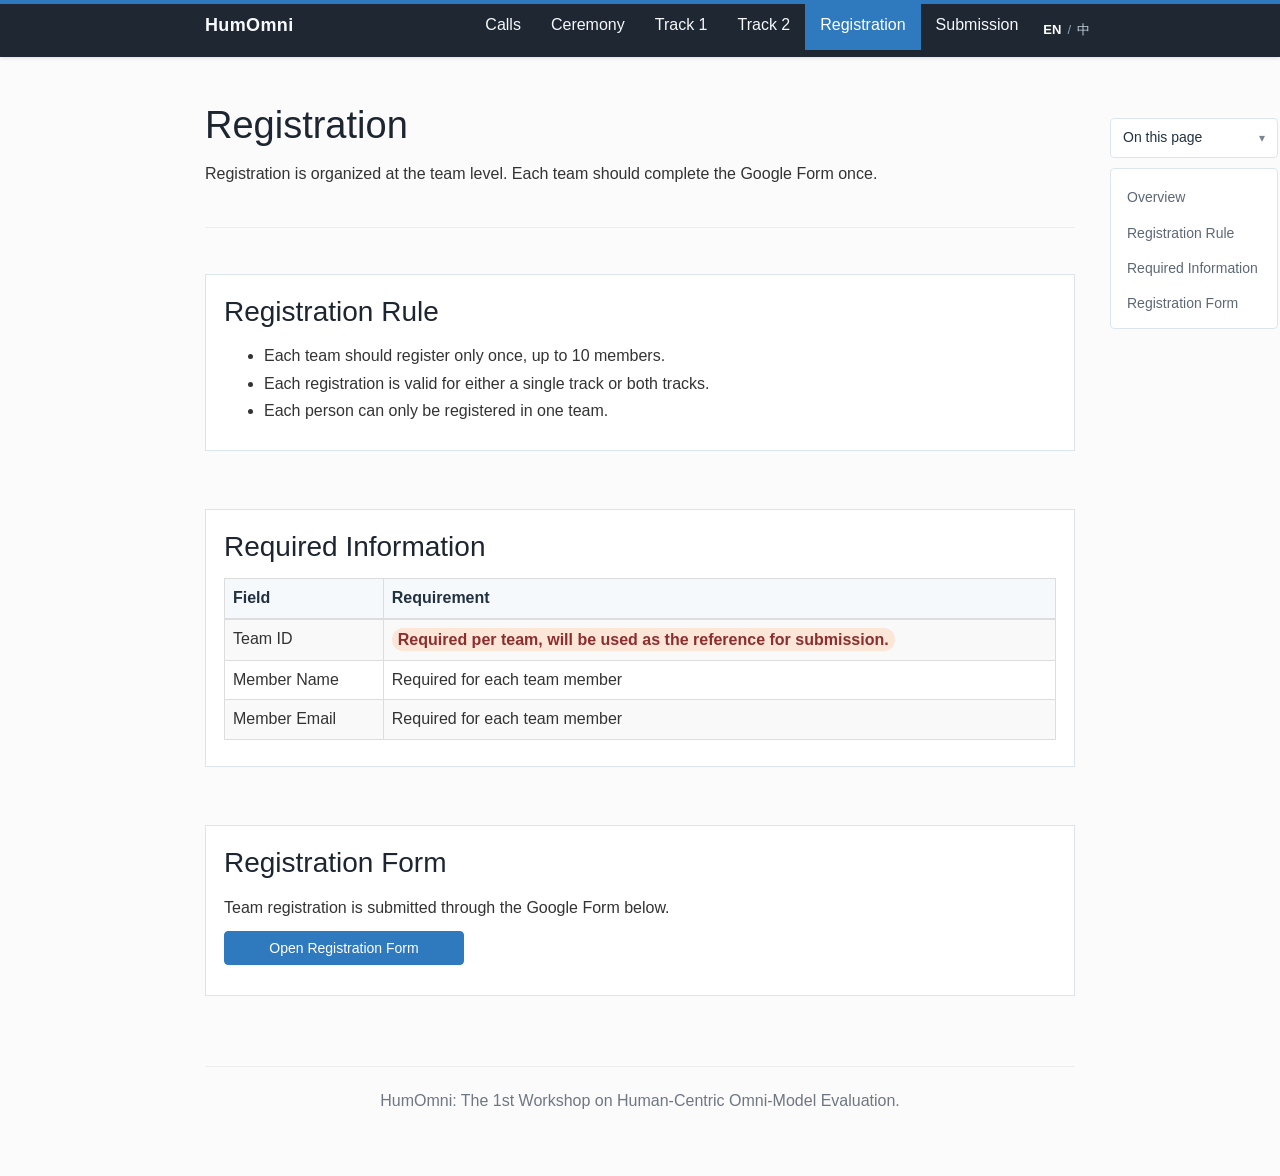
<file: register.html>
<!DOCTYPE html>
<html lang="en">
  <head>
    <meta charset="utf-8" />
    <meta name="viewport" content="width=device-width, initial-scale=1.0" />
    <meta http-equiv="X-UA-Compatible" content="IE=edge,chrome=1" />
    <title>Registration - HumOmni</title>
    <meta
      name="description"
      content="HumOmni registration information for participating teams."
    />

    <link rel="stylesheet" href="https://maxcdn.bootstrapcdn.com/bootstrap/3.3.7/css/bootstrap.min.css" />
    <link rel="stylesheet" href="static/css/main.css" />

    <script src="https://ajax.googleapis.com/ajax/libs/jquery/1.12.4/jquery.min.js"></script>
    <script src="https://maxcdn.bootstrapcdn.com/bootstrap/3.3.7/js/bootstrap.min.js"></script>
    <script defer src="static/site.js"></script>
  </head>
  <body>
    <nav class="navbar navbar-inverse navbar-fixed-top site-navbar">
      <div class="container">
        <div class="navbar-header">
          <button type="button" class="navbar-toggle collapsed" data-toggle="collapse" data-target="#humomni-navbar">
            <span class="sr-only">Toggle navigation</span>
            <span class="icon-bar"></span>
            <span class="icon-bar"></span>
            <span class="icon-bar"></span>
          </button>
          <a class="navbar-brand" href="index.html">HumOmni</a>
        </div>
        <div class="collapse navbar-collapse" id="humomni-navbar">
          <ul class="nav navbar-nav navbar-right">
            <li><a href="index.html">Calls</a></li>
            <li><a href="ceremony.html">Ceremony</a></li>
            <li><a href="track1.html">Track 1</a></li>
            <li><a href="track2.html">Track 2</a></li>
            <li class="active"><a href="register.html">Registration</a></li>
            <li><a href="submission.html">Submission</a></li>
            <li class="lang-switch-item">
              <span class="lang-switch-wrap">
                <a class="lang-link is-active" href="register.html">EN</a>
                <span class="lang-divider">/</span>
                <a class="lang-link" href="register.zh.html">中</a>
              </span>
            </li>
          </ul>
        </div>
      </div>
    </nav>

    <div class="site-topbar"></div>

    <main class="container page-content">
      <aside class="page-toc" id="register-page-toc" aria-label="On this page">
        <button class="page-toc-toggle" type="button" aria-controls="register-page-toc-panel" aria-expanded="true">
          On this page
        </button>
        <div class="page-toc-panel" id="register-page-toc-panel">
          <ul class="page-toc-list">
            <li><a href="#overview">Overview</a></li>
            <li><a href="#registration-rule">Registration Rule</a></li>
            <li><a href="#required-information">Required Information</a></li>
            <li><a href="#registration-form">Registration Form</a></li>
          </ul>
        </div>
      </aside>

      <section class="page-header-block" id="overview">
        <div class="row">
          <div class="col-xs-12">
            <h1>Registration</h1>
            <p>
              Registration is organized at the team level. Each team should complete the Google Form once.
            </p>
          </div>
        </div>
      </section>

      <hr />

      <section class="section-block" id="registration-rule">
        <div class="row">
          <div class="col-xs-12">
            <div class="content-card">
              <h2>Registration Rule</h2>
              <ul>
                <li>Each team should register only once, up to 10 members.</li>
                <li>Each registration is valid for either a single track or both tracks.</li>
                <li>Each person can only be registered in one team.</li>
              </ul>
            </div>
          </div>
        </div>
      </section>

      <section class="section-block" id="required-information">
        <div class="row">
          <div class="col-xs-12">
            <div class="content-card">
              <h2>Required Information</h2>
              <div class="table-responsive">
                <table class="table table-bordered table-striped">
                  <thead>
                    <tr>
                      <th>Field</th>
                      <th>Requirement</th>
                    </tr>
                  </thead>
                  <tbody>
                    <tr>
                      <td>Team ID</td>
                      <td><span class="inline-highlight">Required per team, will be used as the reference for submission.</span></td>
                    </tr>
                    <tr>
                      <td>Member Name</td>
                      <td>Required for each team member</td>
                    </tr>
                    <tr>
                      <td>Member Email</td>
                      <td>Required for each team member</td>
                    </tr>
                  </tbody>
                </table>
              </div>
            </div>
          </div>
        </div>
      </section>

      <section class="section-block" id="registration-form">
        <div class="row">
          <div class="col-xs-12">
            <div class="content-card">
              <h2>Registration Form</h2>
              <p>
                Team registration is submitted through the Google Form below.
              </p>
              <p class="registration-actions">
                <a
                  href="https://docs.google.com/forms/d/e/1FAIpQLSfoC58WQc7GztPwSmvZbaxVtaxCorgZtgLm8Bga58DZTiRsyQ/viewform?usp=publish-editor"
                  class="btn btn-primary"
                  target="_blank"
                  rel="noopener noreferrer"
                >
                  Open Registration Form
                </a>
              </p>
            </div>
          </div>
        </div>
      </section>

      <footer class="site-footer">
        <hr />
        <p class="text-center">HumOmni: The 1st Workshop on Human-Centric Omni-Model Evaluation.</p>
      </footer>
    </main>
  </body>
</html>
</file>
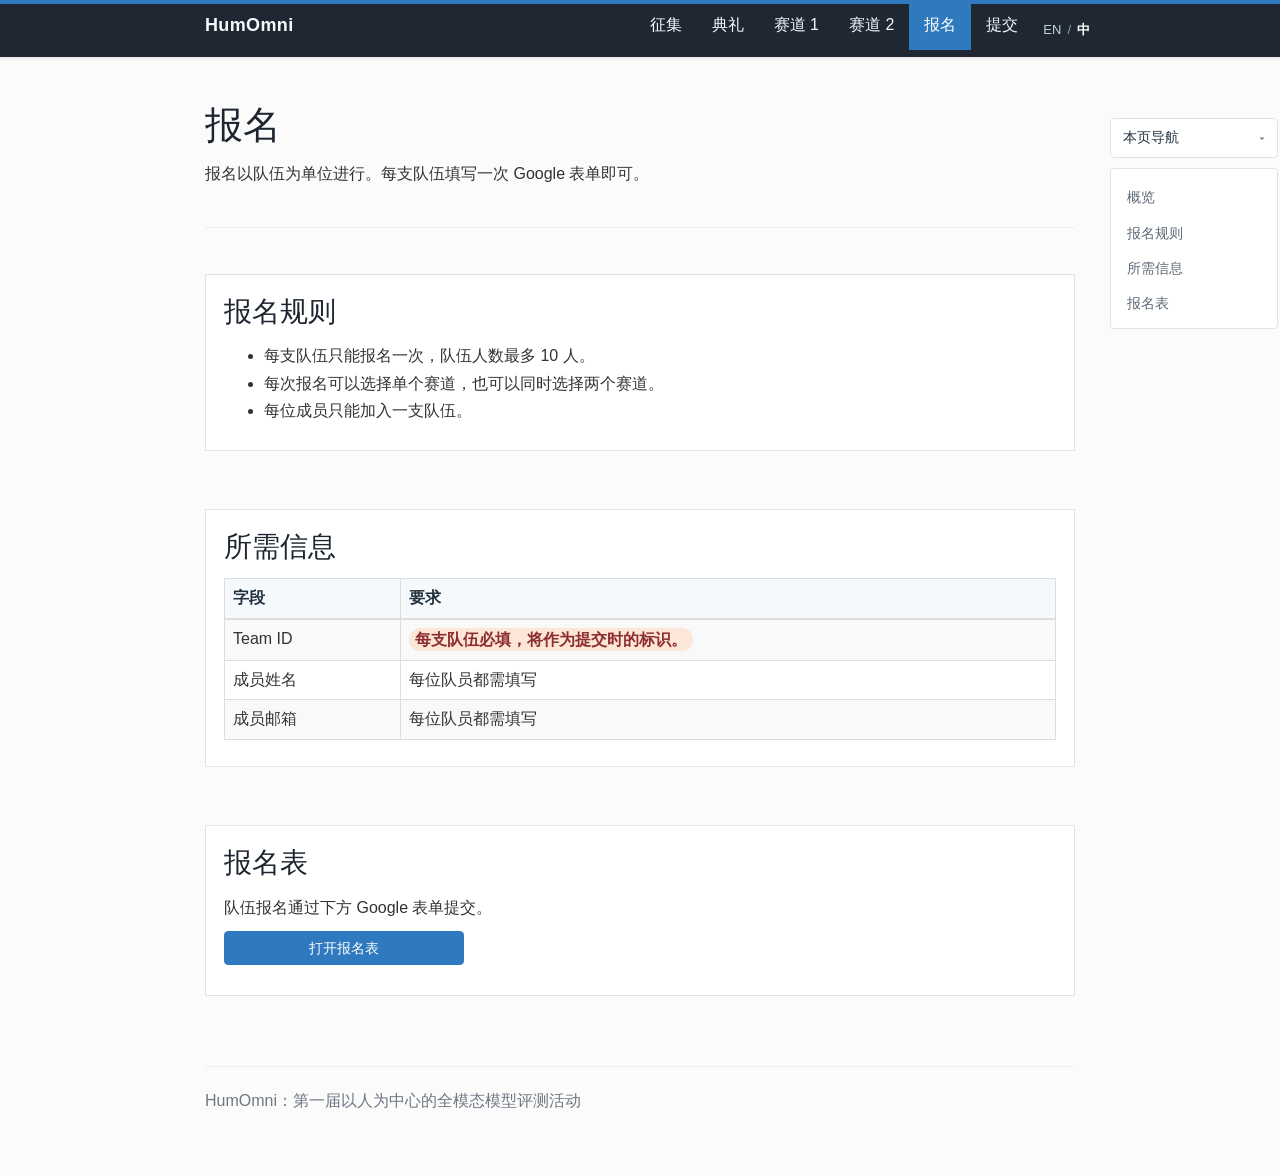
<file: register.zh.html>
<!DOCTYPE html>
<html lang="zh-CN">
  <head>
    <meta charset="utf-8" />
    <meta name="viewport" content="width=device-width, initial-scale=1.0" />
    <meta http-equiv="X-UA-Compatible" content="IE=edge,chrome=1" />
    <title>报名 - HumOmni</title>
    <meta
      name="description"
      content="HumOmni 报名信息页面，面向参赛队伍说明报名要求与报名入口。"
    />

    <link rel="stylesheet" href="https://maxcdn.bootstrapcdn.com/bootstrap/3.3.7/css/bootstrap.min.css" />
    <link rel="stylesheet" href="static/css/main.css" />

    <script src="https://ajax.googleapis.com/ajax/libs/jquery/1.12.4/jquery.min.js"></script>
    <script src="https://maxcdn.bootstrapcdn.com/bootstrap/3.3.7/js/bootstrap.min.js"></script>
    <script defer src="static/site.js"></script>
  </head>
  <body>
    <nav class="navbar navbar-inverse navbar-fixed-top site-navbar">
      <div class="container">
        <div class="navbar-header">
          <button type="button" class="navbar-toggle collapsed" data-toggle="collapse" data-target="#humomni-navbar">
            <span class="sr-only">Toggle navigation</span>
            <span class="icon-bar"></span>
            <span class="icon-bar"></span>
            <span class="icon-bar"></span>
          </button>
          <a class="navbar-brand" href="index.zh.html">HumOmni</a>
        </div>
        <div class="collapse navbar-collapse" id="humomni-navbar">
          <ul class="nav navbar-nav navbar-right">
            <li><a href="index.zh.html">征集</a></li>
            <li><a href="ceremony.zh.html">典礼</a></li>
            <li><a href="track1.zh.html">赛道 1</a></li>
            <li><a href="track2.zh.html">赛道 2</a></li>
            <li class="active"><a href="register.zh.html">报名</a></li>
            <li><a href="submission.zh.html">提交</a></li>
            <li class="lang-switch-item">
              <span class="lang-switch-wrap">
                <a class="lang-link" href="register.html">EN</a>
                <span class="lang-divider">/</span>
                <a class="lang-link is-active" href="register.zh.html">中</a>
              </span>
            </li>
          </ul>
        </div>
      </div>
    </nav>

    <div class="site-topbar"></div>

    <main class="container page-content">
      <aside class="page-toc" id="register-page-toc" aria-label="本页导航">
        <button class="page-toc-toggle" type="button" aria-controls="register-page-toc-panel" aria-expanded="true">
          本页导航
        </button>
        <div class="page-toc-panel" id="register-page-toc-panel">
          <ul class="page-toc-list">
            <li><a href="#overview">概览</a></li>
            <li><a href="#registration-rule">报名规则</a></li>
            <li><a href="#required-information">所需信息</a></li>
            <li><a href="#registration-form">报名表</a></li>
          </ul>
        </div>
      </aside>

      <section class="page-header-block" id="overview">
        <div class="row">
          <div class="col-xs-12">
            <h1>报名</h1>
            <p>
              报名以队伍为单位进行。每支队伍填写一次 Google 表单即可。
            </p>
          </div>
        </div>
      </section>

      <hr />

      <section class="section-block" id="registration-rule">
        <div class="row">
          <div class="col-xs-12">
            <div class="content-card">
              <h2>报名规则</h2>
              <ul>
                <li>每支队伍只能报名一次，队伍人数最多 10 人。</li>
                <li>每次报名可以选择单个赛道，也可以同时选择两个赛道。</li>
                <li>每位成员只能加入一支队伍。</li>
              </ul>
            </div>
          </div>
        </div>
      </section>

      <section class="section-block" id="required-information">
        <div class="row">
          <div class="col-xs-12">
            <div class="content-card">
              <h2>所需信息</h2>
              <div class="table-responsive">
                <table class="table table-bordered table-striped">
                  <thead>
                    <tr>
                      <th>字段</th>
                      <th>要求</th>
                    </tr>
                  </thead>
                  <tbody>
                    <tr>
                      <td>Team ID</td>
                      <td><span class="inline-highlight">每支队伍必填，将作为提交时的标识。</span></td>
                    </tr>
                    <tr>
                      <td>成员姓名</td>
                      <td>每位队员都需填写</td>
                    </tr>
                    <tr>
                      <td>成员邮箱</td>
                      <td>每位队员都需填写</td>
                    </tr>
                  </tbody>
                </table>
              </div>
            </div>
          </div>
        </div>
      </section>

      <section class="section-block" id="registration-form">
        <div class="row">
          <div class="col-xs-12">
            <div class="content-card">
              <h2>报名表</h2>
              <p>
                队伍报名通过下方 Google 表单提交。
              </p>
              <p class="registration-actions">
                <a
                  href="https://docs.google.com/forms/d/e/1FAIpQLSfoC58WQc7GztPwSmvZbaxVtaxCorgZtgLm8Bga58DZTiRsyQ/viewform?usp=publish-editor"
                  class="btn btn-primary"
                  target="_blank"
                  rel="noopener noreferrer"
                >
                  打开报名表
                </a>
              </p>
            </div>
          </div>
        </div>
      </section>

      <footer class="site-footer">
        <hr />
        <p class="text-center">HumOmni：第一届以人为中心的全模态模型评测活动</p>
      </footer>
    </main>
  </body>
</html>
</file>
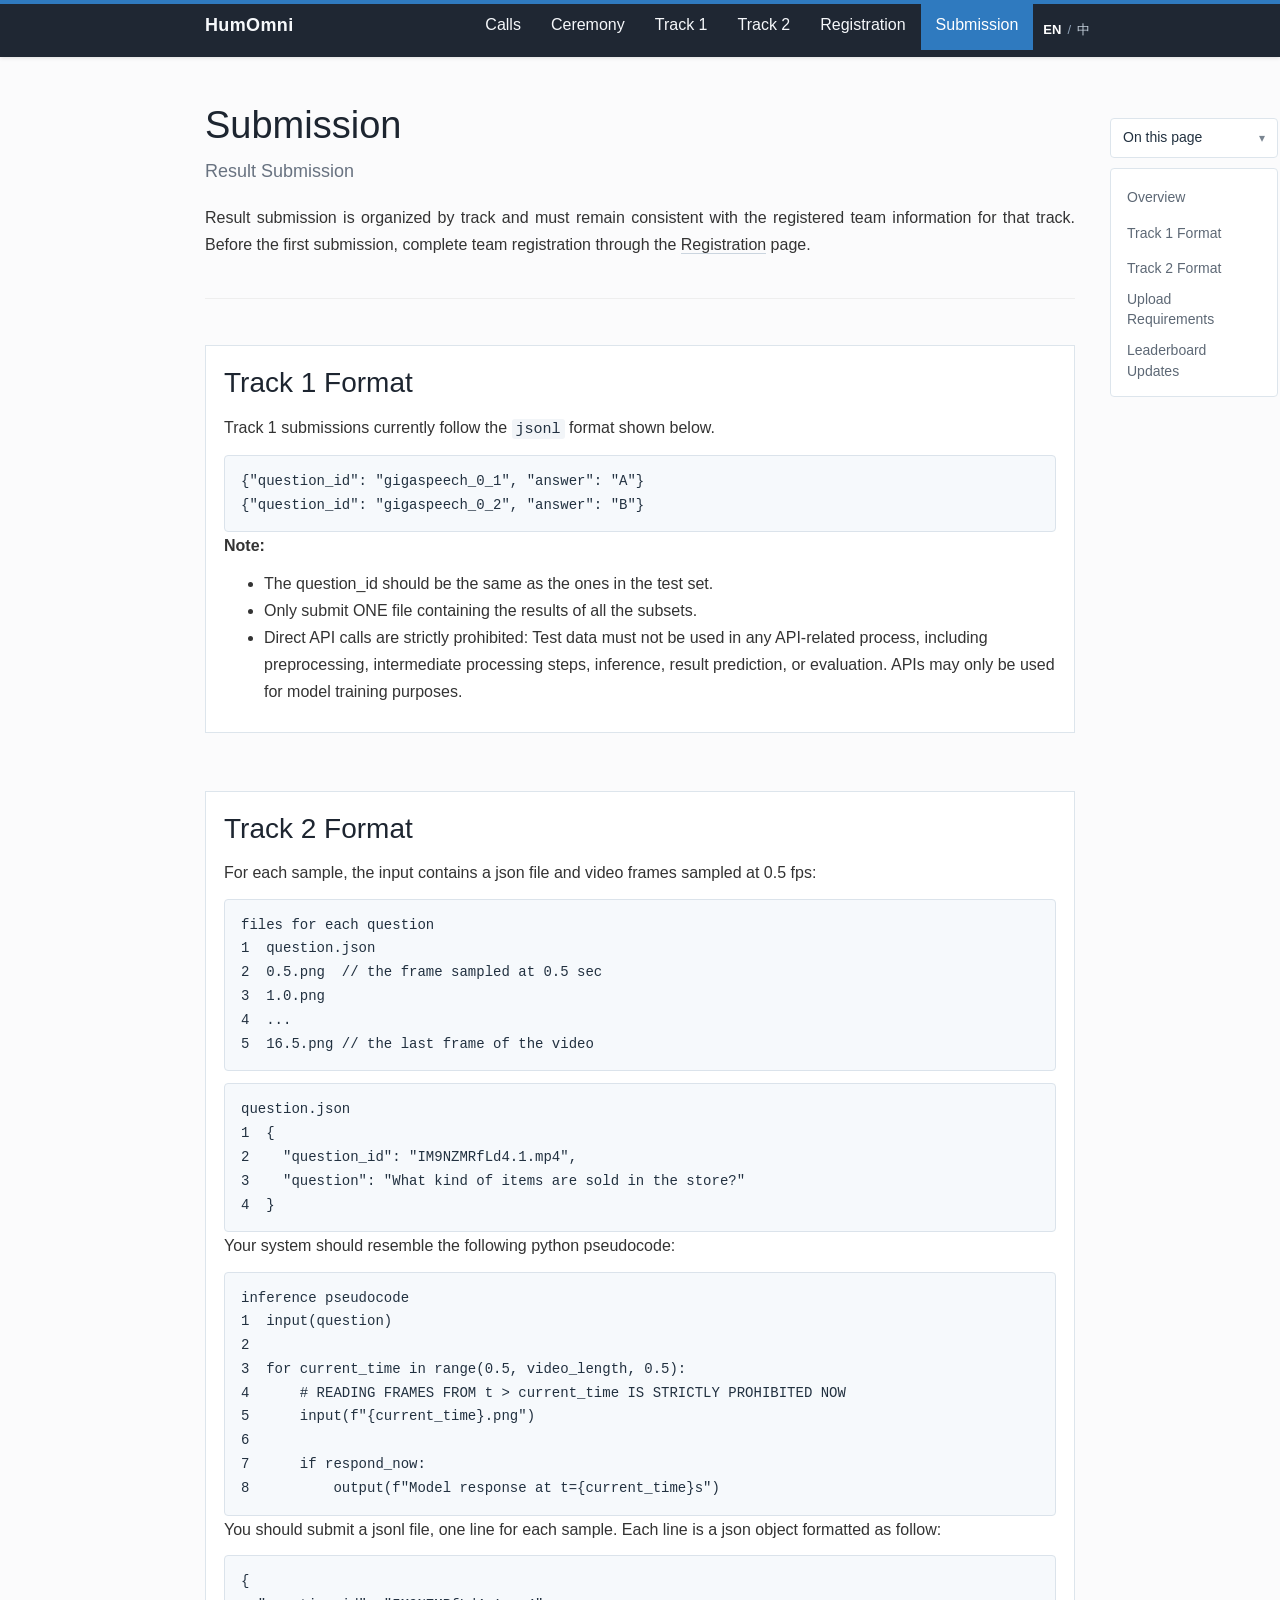
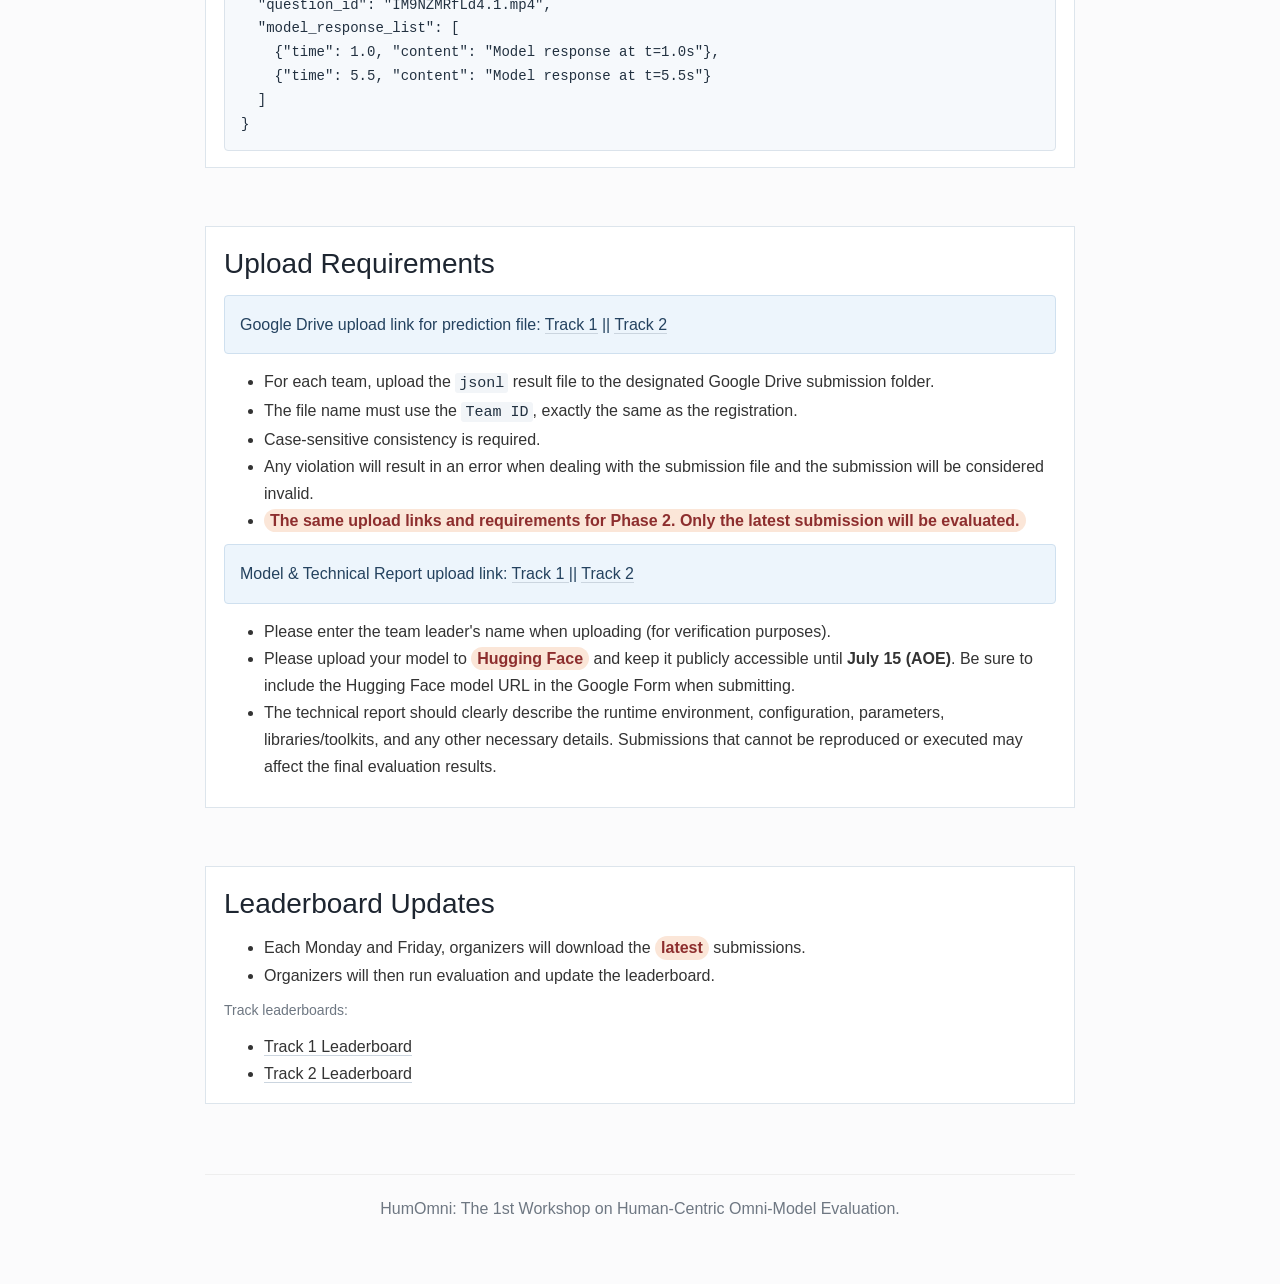
<file: submission.html>
<!DOCTYPE html>
<html lang="en">
  <head>
    <meta charset="utf-8" />
    <meta name="viewport" content="width=device-width, initial-scale=1.0" />
    <meta http-equiv="X-UA-Compatible" content="IE=edge,chrome=1" />
    <title>Submission - HumOmni</title>
    <meta
      name="description"
      content="HumOmni submission instructions, result file format, and leaderboard update information."
    />

    <link rel="stylesheet" href="https://maxcdn.bootstrapcdn.com/bootstrap/3.3.7/css/bootstrap.min.css" />
    <link rel="stylesheet" href="static/css/main.css" />

    <script src="https://ajax.googleapis.com/ajax/libs/jquery/1.12.4/jquery.min.js"></script>
    <script src="https://maxcdn.bootstrapcdn.com/bootstrap/3.3.7/js/bootstrap.min.js"></script>
    <script defer src="static/site.js"></script>
  </head>
  <body>
    <nav class="navbar navbar-inverse navbar-fixed-top site-navbar">
      <div class="container">
        <div class="navbar-header">
          <button type="button" class="navbar-toggle collapsed" data-toggle="collapse" data-target="#humomni-navbar">
            <span class="sr-only">Toggle navigation</span>
            <span class="icon-bar"></span>
            <span class="icon-bar"></span>
            <span class="icon-bar"></span>
          </button>
          <a class="navbar-brand" href="index.html">HumOmni</a>
        </div>
        <div class="collapse navbar-collapse" id="humomni-navbar">
          <ul class="nav navbar-nav navbar-right">
            <li><a href="index.html">Calls</a></li>
            <li><a href="ceremony.html">Ceremony</a></li>
            <li><a href="track1.html">Track 1</a></li>
            <li><a href="track2.html">Track 2</a></li>
            <li><a href="register.html">Registration</a></li>
            <li class="active"><a href="submission.html">Submission</a></li>
            <li class="lang-switch-item">
              <span class="lang-switch-wrap">
                <a class="lang-link is-active" href="submission.html">EN</a>
                <span class="lang-divider">/</span>
                <a class="lang-link" href="submission.zh.html">中</a>
              </span>
            </li>
          </ul>
        </div>
      </div>
    </nav>

    <div class="site-topbar"></div>

    <main class="container page-content">
      <aside class="page-toc" id="submission-page-toc" aria-label="On this page">
        <button class="page-toc-toggle" type="button" aria-controls="submission-page-toc-panel" aria-expanded="true">
          On this page
        </button>
        <div class="page-toc-panel" id="submission-page-toc-panel">
          <ul class="page-toc-list">
            <li><a href="#overview">Overview</a></li>
            <li><a href="#track1-format">Track 1 Format</a></li>
            <li><a href="#track2-format">Track 2 Format</a></li>
            <li><a href="#upload-requirements">Upload Requirements</a></li>
            <li><a href="#leaderboard-updates">Leaderboard Updates</a></li>
          </ul>
        </div>
      </aside>

      <section class="page-header-block" id="overview">
        <div class="row">
          <div class="col-xs-12">
            <h1>Submission</h1>
            <p class="section-lead">Result Submission</p>
            <p>
              Result submission is organized by track and must remain consistent with the registered team information
              for that track. Before the first submission, complete team registration through the
              <a href="register.html">Registration</a> page.
            </p>
          </div>
        </div>
      </section>

      <hr />

      <section class="section-block" id="track1-format">
        <div class="row">
          <div class="col-xs-12">
            <div class="content-card">
              <h2>Track 1 Format</h2>
              <p>Track 1 submissions currently follow the <code>jsonl</code> format shown below.</p>
              <pre class="submission-code"><code>{"question_id": "gigaspeech_0_1", "answer": "A"}
{"question_id": "gigaspeech_0_2", "answer": "B"}</code></pre>
              <p><strong>Note:</strong></p>
              <ul>
                <li>The question_id should be the same as the ones in the test set.</li>
                <li>Only submit ONE file containing the results of all the subsets.</li>
                <li>Direct API calls are strictly prohibited: Test data must not be used in any API-related process, including preprocessing, intermediate processing steps, inference, result prediction, or evaluation. APIs may only be used for model training purposes.</li>
              </ul>
            </div>
          </div>
        </div>
      </section>

      <section class="section-block" id="track2-format">
        <div class="row">
          <div class="col-xs-12">
            <div class="content-card">
              <h2>Track 2 Format</h2>
              <p>For each sample, the input contains a json file and video frames sampled at 0.5 fps:</p>
              <pre class="submission-code"><code>files for each question
1  question.json
2  0.5.png  // the frame sampled at 0.5 sec
3  1.0.png
4  ...
5  16.5.png // the last frame of the video</code></pre>
              <pre class="submission-code"><code>question.json
1  {
2    "question_id": "IM9NZMRfLd4.1.mp4",
3    "question": "What kind of items are sold in the store?"
4  }</code></pre>
              <p>Your system should resemble the following python pseudocode:</p>
              <pre class="submission-code"><code>inference pseudocode
1  input(question)
2
3  for current_time in range(0.5, video_length, 0.5):
4      # READING FRAMES FROM t &gt; current_time IS STRICTLY PROHIBITED NOW
5      input(f"{current_time}.png")
6
7      if respond_now:
8          output(f"Model response at t={current_time}s")</code></pre>
              <p>
                You should submit a jsonl file, one line for each sample. Each line is a json object formatted as
                follow:
              </p>
              <pre class="submission-code"><code>{
  "question_id": "IM9NZMRfLd4.1.mp4",
  "model_response_list": [
    {"time": 1.0, "content": "Model response at t=1.0s"},
    {"time": 5.5, "content": "Model response at t=5.5s"}
  ]
}</code></pre>
            </div>
          </div>
        </div>
      </section>

      <section class="section-block" id="upload-requirements">
        <div class="row">
          <div class="col-xs-12">
            <div class="content-card">
              <h2>Upload Requirements</h2>
              <div class="alert alert-info submission-note">
                Google Drive upload link for prediction file: <a href="https://forms.gle/zVkDjbqjU9ch3vUc8"> Track 1</a>  || <a href="https://forms.gle/t11ByTKFFLYkB7hw6"> Track 2 </a>
              </div>
              <ul>
                <li>For each team, upload the <code>jsonl</code> result file to the designated Google Drive submission folder.</li>
                <li>The file name must use the <code>Team ID</code>, exactly the same as the registration.</li>
                <li>Case-sensitive consistency is required.</li>
                <li>Any violation will result in an error when dealing with the submission file and the submission will be considered invalid.</li>
                <li><span class="inline-highlight">The same upload links and requirements for Phase 2. Only the latest submission will be evaluated.</span></li>
              </ul>

              <div class="alert alert-info submission-note">
                Model & Technical Report upload link: <a href="https://forms.gle/Rdo6LP8ShvK7oRdr5"> Track 1 </a>  || <a href="https://forms.gle/XJmMB6J7b5fFWQU69"> Track 2 </a>
              </div>
              
              <ul>
                <li>Please enter the team leader's name when uploading (for verification purposes).</li>
                <li>Please upload your model to <span class="inline-highlight">Hugging Face</span> and keep it publicly accessible until <strong>July 15 (AOE)</strong>. Be sure to include the Hugging Face model URL in the Google Form when submitting.</li>
                <li>The technical report should clearly describe the runtime environment, configuration, parameters, libraries/toolkits, and any other necessary details. Submissions that cannot be reproduced or executed may affect the final evaluation results.</li>
              </ul>
              

            </div>
          </div>
        </div>
      </section>

      <section class="section-block" id="leaderboard-updates">
        <div class="row">
          <div class="col-xs-12">
            <div class="content-card">
              <h2>Leaderboard Updates</h2>
              <ul>
                <li>Each Monday and Friday, organizers will download the <span class="inline-highlight">latest</span> submissions.</li>
                <li>Organizers will then run evaluation and update the leaderboard.</li>
              </ul>
              <p class="status-note">Track leaderboards:</p>
              <ul class="submission-link-list">
                <li><a href="track1.html#leaderboard">Track 1 Leaderboard</a></li>
                <li><a href="track2.html#leaderboard">Track 2 Leaderboard</a></li>
              </ul>
            </div>
          </div>
        </div>
      </section>

      <footer class="site-footer">
        <hr />
        <p class="text-center">HumOmni: The 1st Workshop on Human-Centric Omni-Model Evaluation.</p>
      </footer>
    </main>
  </body>
</html>
</file>
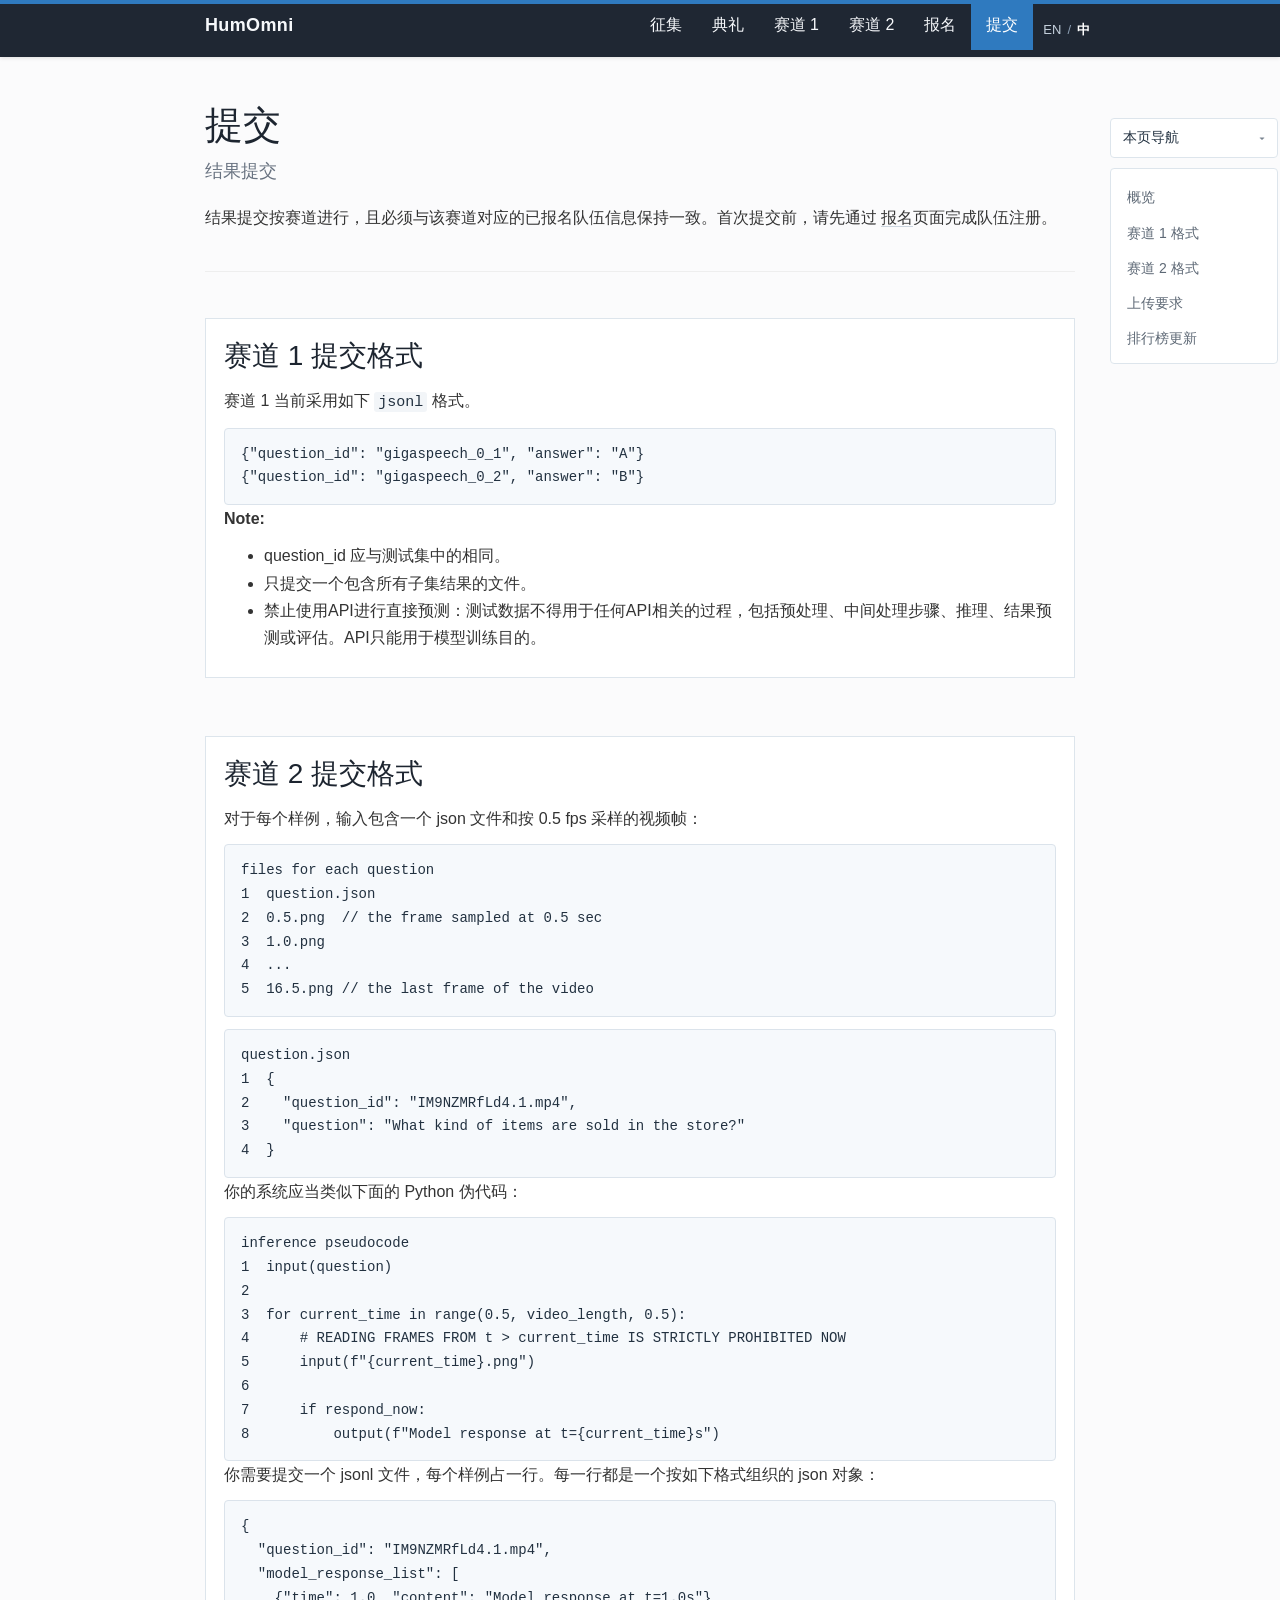
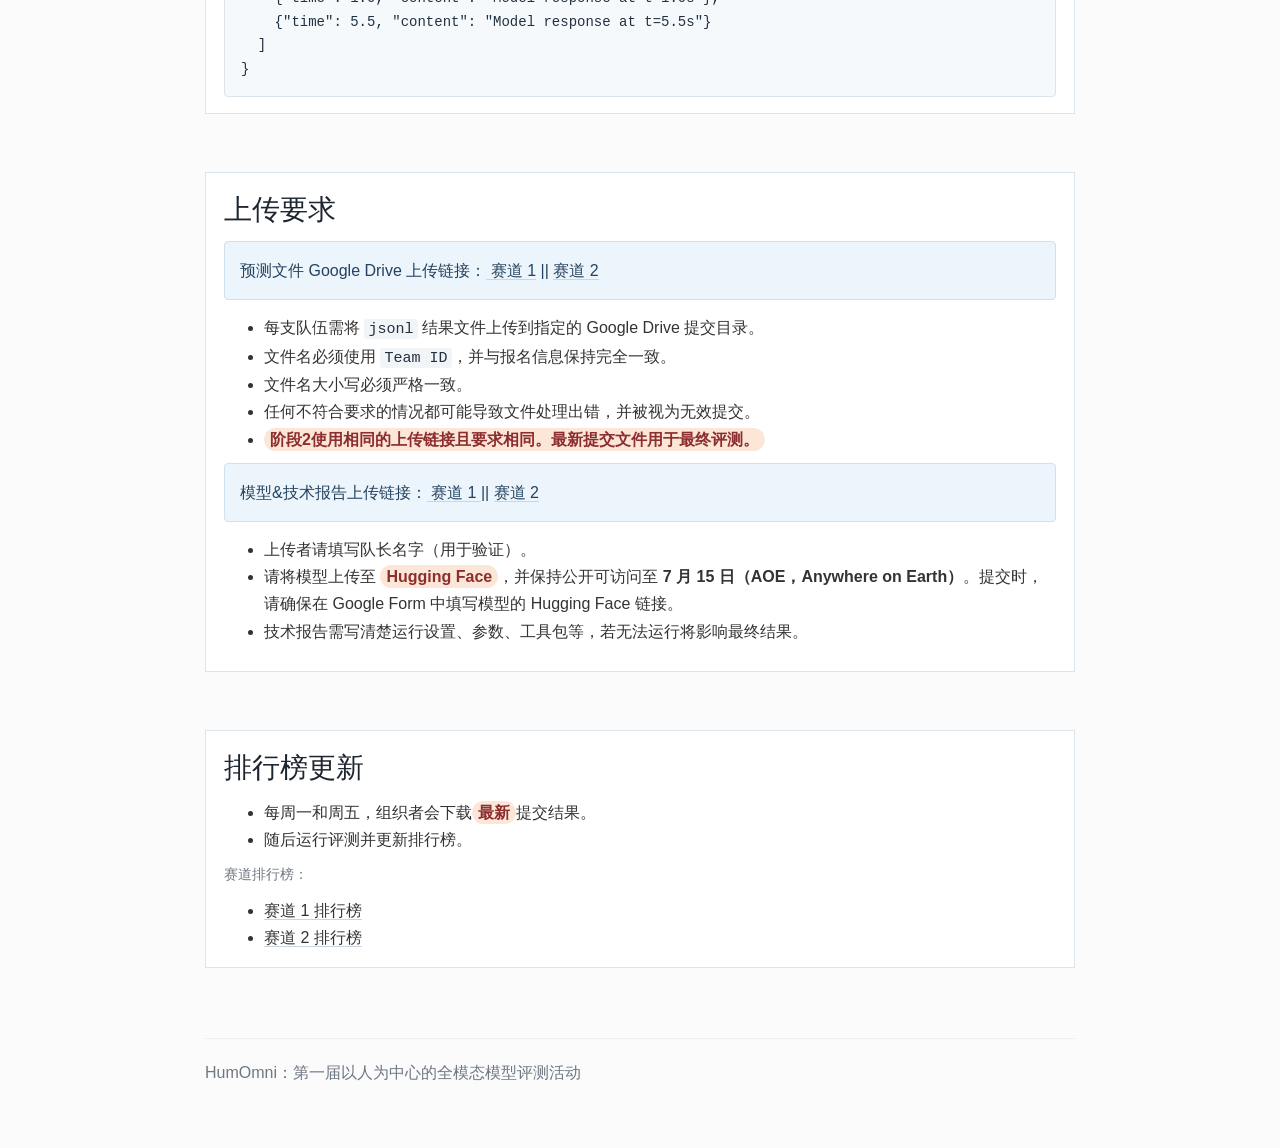
<file: submission.zh.html>
<!DOCTYPE html>
<html lang="zh-CN">
  <head>
    <meta charset="utf-8" />
    <meta name="viewport" content="width=device-width, initial-scale=1.0" />
    <meta http-equiv="X-UA-Compatible" content="IE=edge,chrome=1" />
    <title>提交 - HumOmni</title>
    <meta
      name="description"
      content="HumOmni 提交说明页面，包含结果文件格式、上传要求与排行榜更新时间。"
    />

    <link rel="stylesheet" href="https://maxcdn.bootstrapcdn.com/bootstrap/3.3.7/css/bootstrap.min.css" />
    <link rel="stylesheet" href="static/css/main.css" />

    <script src="https://ajax.googleapis.com/ajax/libs/jquery/1.12.4/jquery.min.js"></script>
    <script src="https://maxcdn.bootstrapcdn.com/bootstrap/3.3.7/js/bootstrap.min.js"></script>
    <script defer src="static/site.js"></script>
  </head>
  <body>
    <nav class="navbar navbar-inverse navbar-fixed-top site-navbar">
      <div class="container">
        <div class="navbar-header">
          <button type="button" class="navbar-toggle collapsed" data-toggle="collapse" data-target="#humomni-navbar">
            <span class="sr-only">Toggle navigation</span>
            <span class="icon-bar"></span>
            <span class="icon-bar"></span>
            <span class="icon-bar"></span>
          </button>
          <a class="navbar-brand" href="index.zh.html">HumOmni</a>
        </div>
        <div class="collapse navbar-collapse" id="humomni-navbar">
          <ul class="nav navbar-nav navbar-right">
            <li><a href="index.zh.html">征集</a></li>
            <li><a href="ceremony.zh.html">典礼</a></li>
            <li><a href="track1.zh.html">赛道 1</a></li>
            <li><a href="track2.zh.html">赛道 2</a></li>
            <li><a href="register.zh.html">报名</a></li>
            <li class="active"><a href="submission.zh.html">提交</a></li>
            <li class="lang-switch-item">
              <span class="lang-switch-wrap">
                <a class="lang-link" href="submission.html">EN</a>
                <span class="lang-divider">/</span>
                <a class="lang-link is-active" href="submission.zh.html">中</a>
              </span>
            </li>
          </ul>
        </div>
      </div>
    </nav>

    <div class="site-topbar"></div>

    <main class="container page-content">
      <aside class="page-toc" id="submission-page-toc" aria-label="本页导航">
        <button class="page-toc-toggle" type="button" aria-controls="submission-page-toc-panel" aria-expanded="true">
          本页导航
        </button>
        <div class="page-toc-panel" id="submission-page-toc-panel">
          <ul class="page-toc-list">
            <li><a href="#overview">概览</a></li>
            <li><a href="#track1-format">赛道 1 格式</a></li>
            <li><a href="#track2-format">赛道 2 格式</a></li>
            <li><a href="#upload-requirements">上传要求</a></li>
            <li><a href="#leaderboard-updates">排行榜更新</a></li>
          </ul>
        </div>
      </aside>

      <section class="page-header-block" id="overview">
        <div class="row">
          <div class="col-xs-12">
            <h1>提交</h1>
            <p class="section-lead">结果提交</p>
            <p>
              结果提交按赛道进行，且必须与该赛道对应的已报名队伍信息保持一致。首次提交前，请先通过
              <a href="register.zh.html">报名</a>页面完成队伍注册。
            </p>
          </div>
        </div>
      </section>

      <hr />

      <section class="section-block" id="track1-format">
        <div class="row">
          <div class="col-xs-12">
            <div class="content-card">
              <h2>赛道 1 提交格式</h2>
              <p>赛道 1 当前采用如下 <code>jsonl</code> 格式。</p>
              <pre class="submission-code"><code>{"question_id": "gigaspeech_0_1", "answer": "A"}
{"question_id": "gigaspeech_0_2", "answer": "B"}</code></pre>
              <p><strong>Note:</strong></p>
              <ul>
                <li>question_id 应与测试集中的相同。</li>
                <li>只提交一个包含所有子集结果的文件。</li>
                <li>禁止使用API进行直接预测：测试数据不得用于任何API相关的过程，包括预处理、中间处理步骤、推理、结果预测或评估。API只能用于模型训练目的。</li>
              </ul>
            </div>
          </div>
        </div>
      </section>

      <section class="section-block" id="track2-format">
        <div class="row">
          <div class="col-xs-12">
            <div class="content-card">
              <h2>赛道 2 提交格式</h2>
              <p>对于每个样例，输入包含一个 json 文件和按 0.5 fps 采样的视频帧：</p>
              <pre class="submission-code"><code>files for each question
1  question.json
2  0.5.png  // the frame sampled at 0.5 sec
3  1.0.png
4  ...
5  16.5.png // the last frame of the video</code></pre>
              <pre class="submission-code"><code>question.json
1  {
2    "question_id": "IM9NZMRfLd4.1.mp4",
3    "question": "What kind of items are sold in the store?"
4  }</code></pre>
              <p>你的系统应当类似下面的 Python 伪代码：</p>
              <pre class="submission-code"><code>inference pseudocode
1  input(question)
2
3  for current_time in range(0.5, video_length, 0.5):
4      # READING FRAMES FROM t &gt; current_time IS STRICTLY PROHIBITED NOW
5      input(f"{current_time}.png")
6
7      if respond_now:
8          output(f"Model response at t={current_time}s")</code></pre>
              <p>
                你需要提交一个 jsonl 文件，每个样例占一行。每一行都是一个按如下格式组织的 json 对象：
              </p>
              <pre class="submission-code"><code>{
  "question_id": "IM9NZMRfLd4.1.mp4",
  "model_response_list": [
    {"time": 1.0, "content": "Model response at t=1.0s"},
    {"time": 5.5, "content": "Model response at t=5.5s"}
  ]
}</code></pre>
            </div>
          </div>
        </div>
      </section>

      <section class="section-block" id="upload-requirements">
        <div class="row">
          <div class="col-xs-12">
            <div class="content-card">
              <h2>上传要求</h2>
              <div class="alert alert-info submission-note">
                预测文件 Google Drive 上传链接：<a href="https://forms.gle/zVkDjbqjU9ch3vUc8"> 赛道 1</a>  || <a href="https://forms.gle/t11ByTKFFLYkB7hw6"> 赛道 2 </a>
              </div>
              <ul>
                <li>每支队伍需将 <code>jsonl</code> 结果文件上传到指定的 Google Drive 提交目录。</li>
                <li>文件名必须使用 <code>Team ID</code>，并与报名信息保持完全一致。</li>
                <li>文件名大小写必须严格一致。</li>
                <li>任何不符合要求的情况都可能导致文件处理出错，并被视为无效提交。</li>
                <li><span class="inline-highlight">阶段2使用相同的上传链接且要求相同。最新提交文件用于最终评测。</span></li>
              </ul>

              <div class="alert alert-info submission-note">
                模型&技术报告上传链接：<a href="https://forms.gle/Rdo6LP8ShvK7oRdr5"> 赛道 1 </a>  || <a href="https://forms.gle/XJmMB6J7b5fFWQU69"> 赛道 2 </a>
              </div>
              <ul>
                <li>上传者请填写队长名字（用于验证）。</li>
                <li>请将模型上传至 <span class="inline-highlight">Hugging Face</span>，并保持公开可访问至 <strong>7 月 15 日（AOE，Anywhere on Earth）</strong>。提交时，请确保在 Google Form 中填写模型的 Hugging Face 链接。</li>
                <li>技术报告需写清楚运行设置、参数、工具包等，若无法运行将影响最终结果。</li>
              </ul>
            </div>
          </div>
        </div>
      </section>

      <section class="section-block" id="leaderboard-updates">
        <div class="row">
          <div class="col-xs-12">
            <div class="content-card">
              <h2>排行榜更新</h2>
              <ul>
                <li>每周一和周五，组织者会下载<span class="inline-highlight">最新</span>提交结果。</li>
                <li>随后运行评测并更新排行榜。</li>
              </ul>
              <p class="status-note">赛道排行榜：</p>
              <ul class="submission-link-list">
                <li><a href="track1.zh.html#leaderboard">赛道 1 排行榜</a></li>
                <li><a href="track2.zh.html#leaderboard">赛道 2 排行榜</a></li>
              </ul>
            </div>
          </div>
        </div>
      </section>

      <footer class="site-footer">
        <hr />
        <p class="text-center">HumOmni：第一届以人为中心的全模态模型评测活动</p>
      </footer>
    </main>
  </body>
</html>
</file>
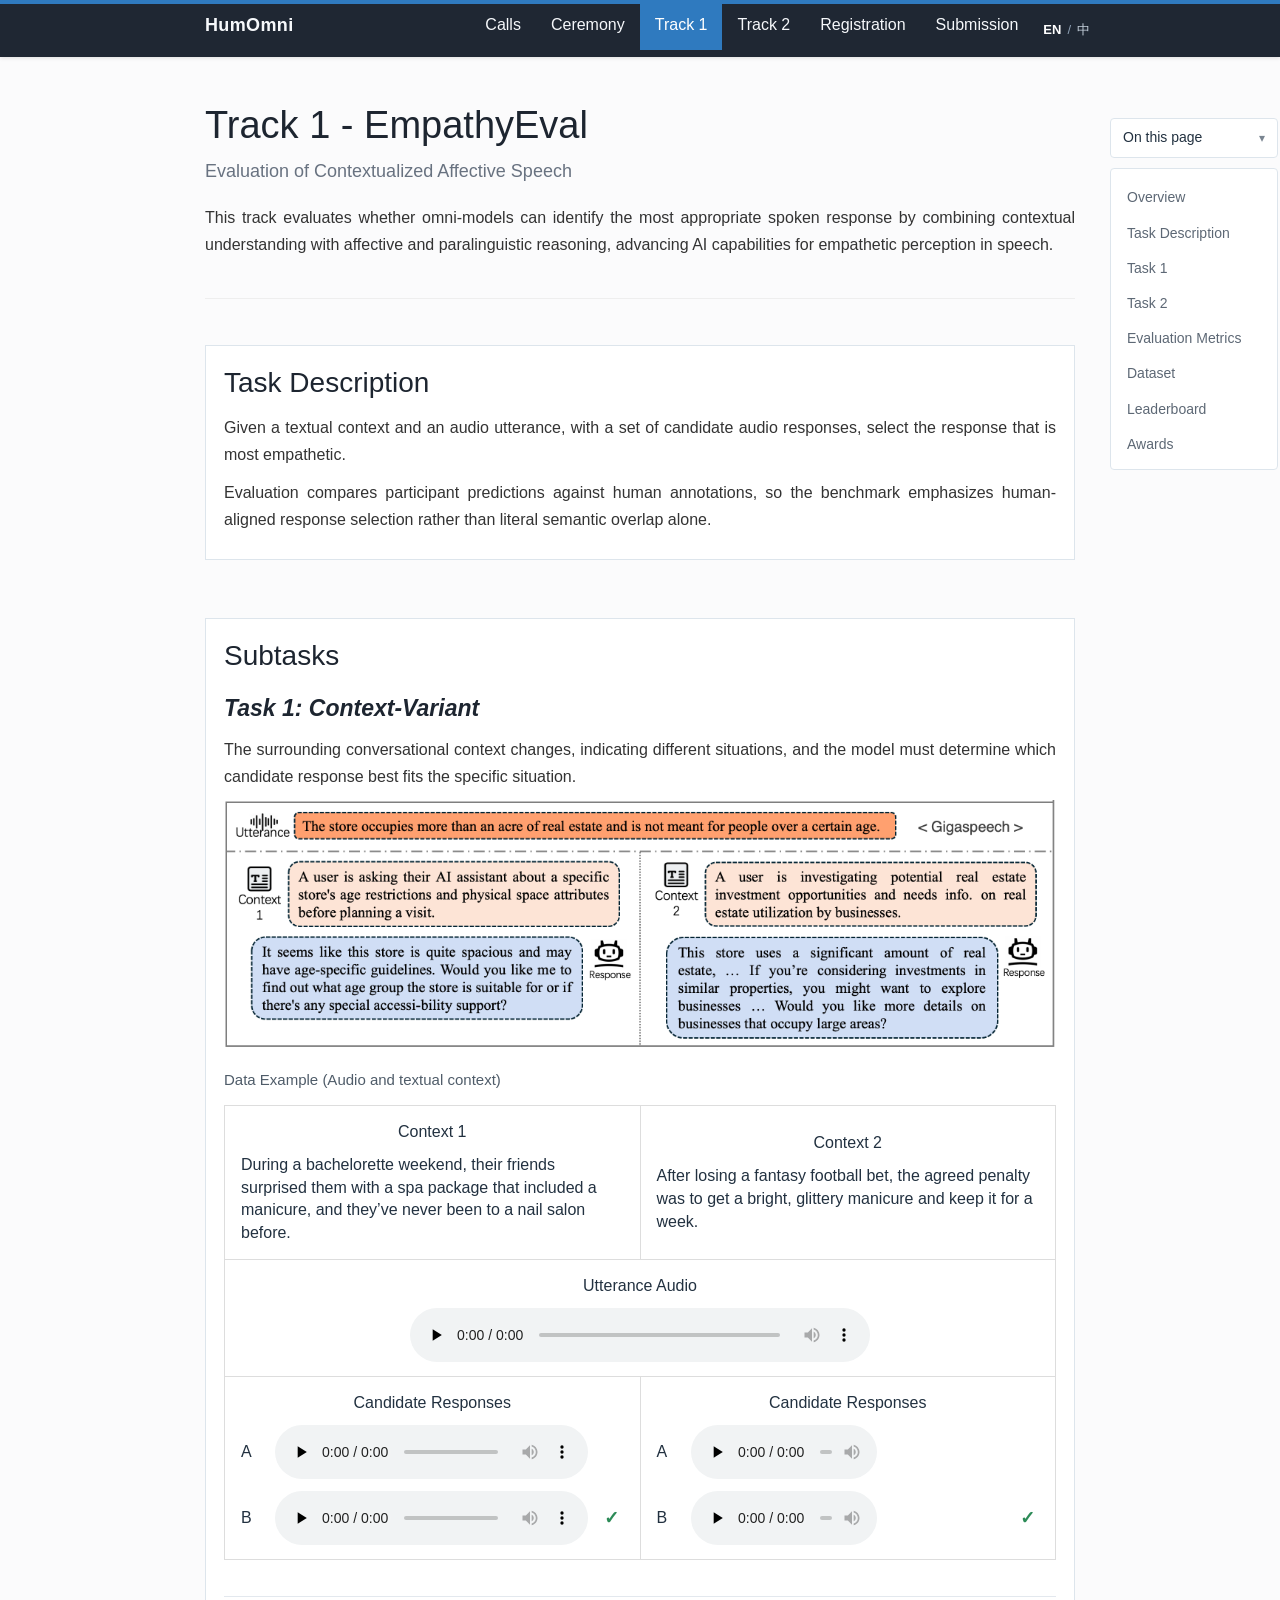
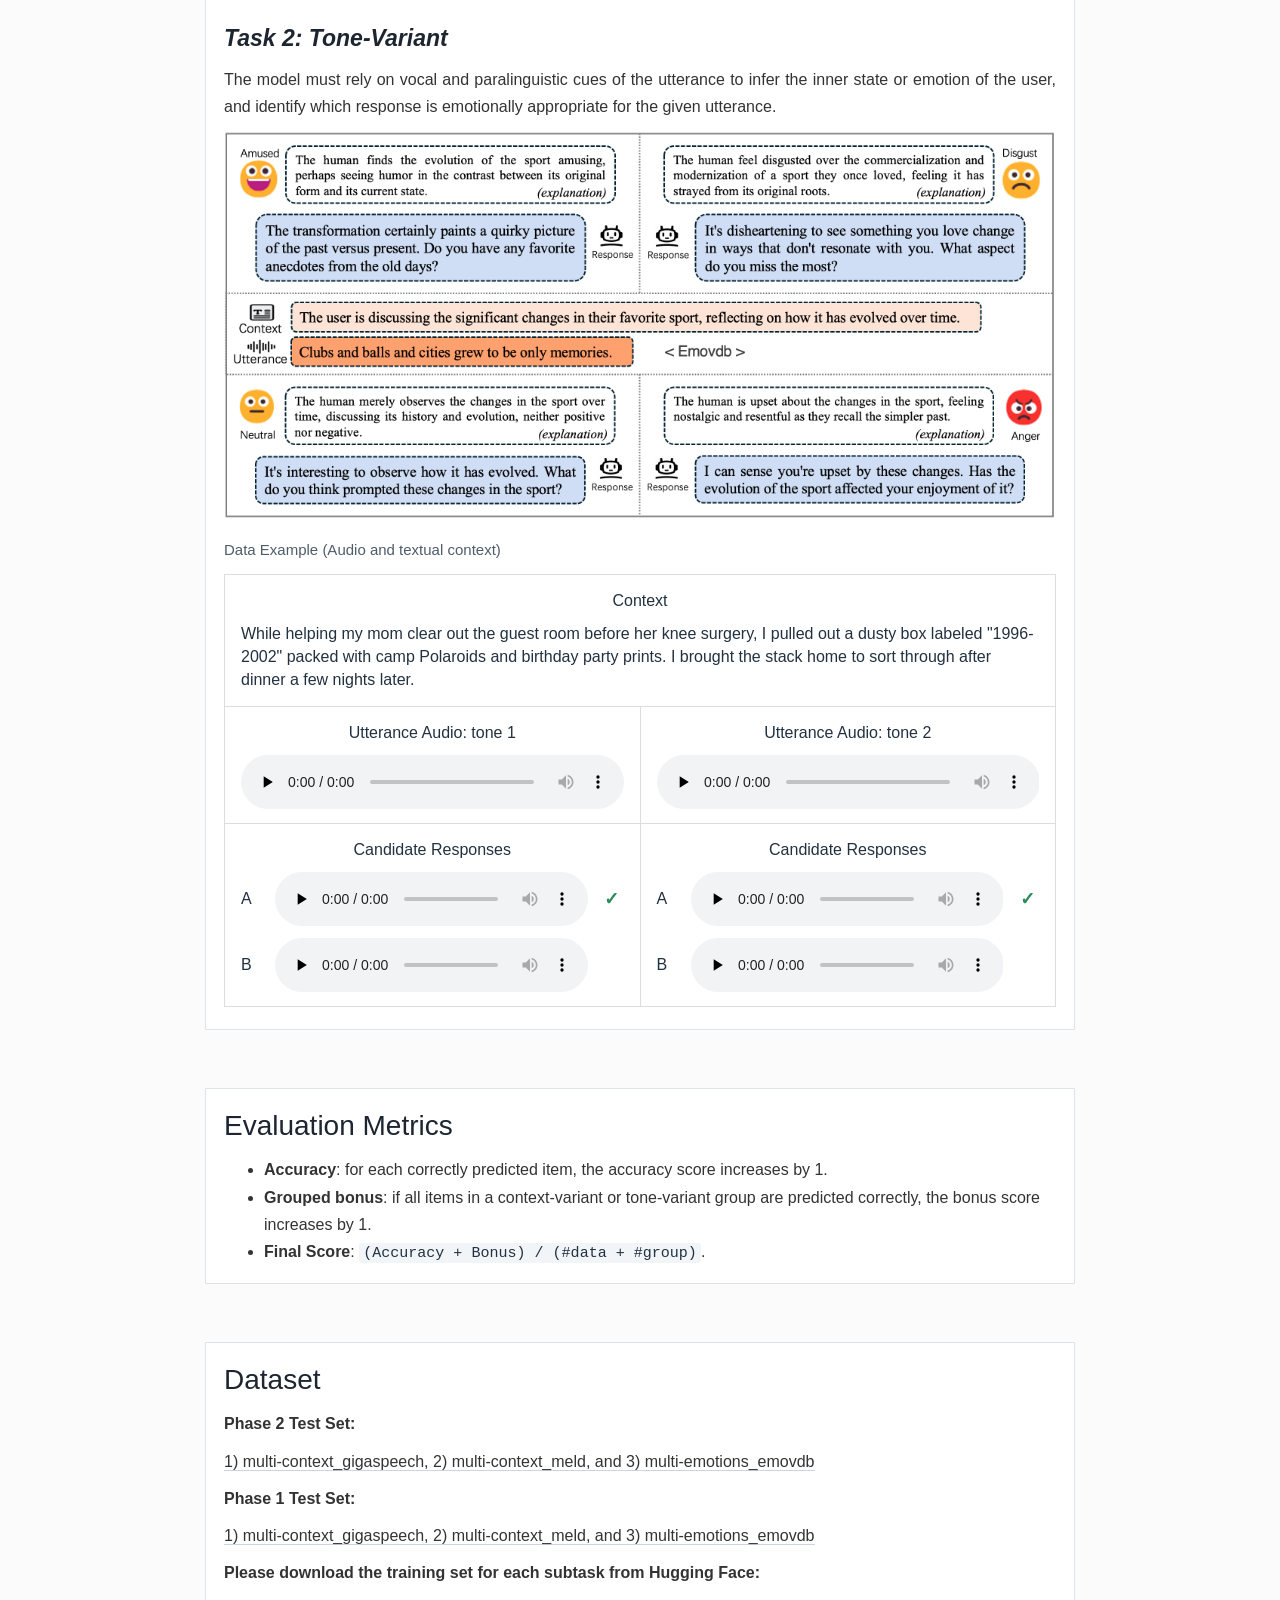
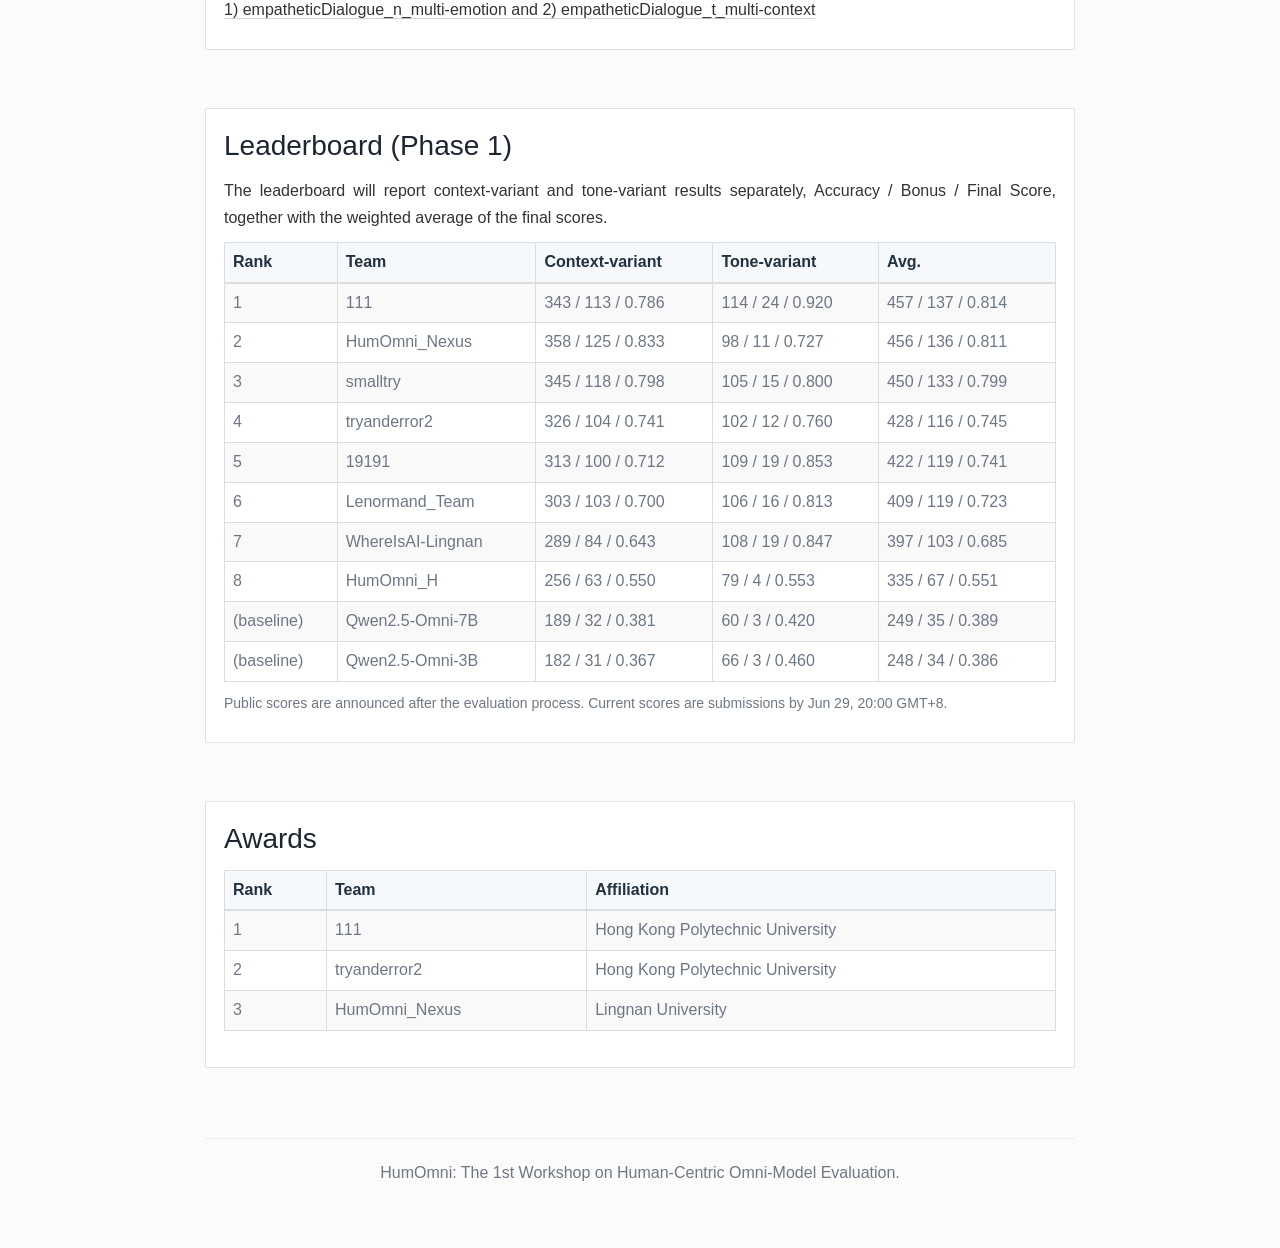
<file: track1.html>
<!DOCTYPE html>
<html lang="en">
  <head>
    <meta charset="utf-8" />
    <meta name="viewport" content="width=device-width, initial-scale=1.0" />
    <meta http-equiv="X-UA-Compatible" content="IE=edge,chrome=1" />
    <title>Track 1 - HumOmni</title>
    <meta
      name="description"
      content="Track 1 of HumOmni evaluates contextualized affective speech through spoken candidate response selection."
    />

    <link rel="stylesheet" href="https://maxcdn.bootstrapcdn.com/bootstrap/3.3.7/css/bootstrap.min.css" />
    <link rel="stylesheet" href="static/css/main.css" />

    <script src="https://ajax.googleapis.com/ajax/libs/jquery/1.12.4/jquery.min.js"></script>
    <script src="https://maxcdn.bootstrapcdn.com/bootstrap/3.3.7/js/bootstrap.min.js"></script>
    <script defer src="static/site.js"></script>
  </head>
  <body>
    <nav class="navbar navbar-inverse navbar-fixed-top site-navbar">
      <div class="container">
        <div class="navbar-header">
          <button type="button" class="navbar-toggle collapsed" data-toggle="collapse" data-target="#humomni-navbar">
            <span class="sr-only">Toggle navigation</span>
            <span class="icon-bar"></span>
            <span class="icon-bar"></span>
            <span class="icon-bar"></span>
          </button>
          <a class="navbar-brand" href="index.html">HumOmni</a>
        </div>
        <div class="collapse navbar-collapse" id="humomni-navbar">
          <ul class="nav navbar-nav navbar-right">
            <li><a href="index.html">Calls</a></li>
            <li><a href="ceremony.html">Ceremony</a></li>
            <li class="active"><a href="track1.html">Track 1</a></li>
            <li><a href="track2.html">Track 2</a></li>
            <li><a href="register.html">Registration</a></li>
            <li><a href="submission.html">Submission</a></li>
            <li class="lang-switch-item">
              <span class="lang-switch-wrap">
                <a class="lang-link is-active" href="track1.html">EN</a>
                <span class="lang-divider">/</span>
                <a class="lang-link" href="track1.zh.html">中</a>
              </span>
            </li>
          </ul>
        </div>
      </div>
    </nav>

    <div class="site-topbar"></div>

    <main class="container page-content">
      <aside class="page-toc" id="track1-page-toc" aria-label="On this page">
        <button class="page-toc-toggle" type="button" aria-controls="track1-page-toc-panel" aria-expanded="true">
          On this page
        </button>
        <div class="page-toc-panel" id="track1-page-toc-panel">
          <ul class="page-toc-list">
            <li><a href="#overview">Overview</a></li>
            <li><a href="#task-description">Task Description</a></li>
            <li><a href="#context-variant">Task 1</a></li>
            <li><a href="#tone-variant">Task 2</a></li>
            <li><a href="#evaluation-metrics">Evaluation Metrics</a></li>
            <li><a href="#dataset">Dataset</a></li>
            <li><a href="#leaderboard">Leaderboard</a></li>
            <li><a href="#awards">Awards</a></li>
          </ul>
        </div>
      </aside>

      <section class="page-header-block" id="overview">
        <div class="row">
          <div class="col-xs-12">
            <h1>Track 1 - EmpathyEval</h1>
            <p class="section-lead">Evaluation of Contextualized Affective Speech</p>
            <p>
              This track evaluates whether omni-models can identify the most appropriate spoken response by combining
              contextual understanding with affective and paralinguistic reasoning, advancing AI capabilities for
              empathetic perception in speech.
            </p>
          </div>
        </div>
      </section>

      <hr />

      <section class="section-block" id="task-description">
        <div class="row">
          <div class="col-xs-12">
            <div class="content-card">
              <h2>Task Description</h2>
              <p>
                Given a textual context and an audio utterance, with a set of candidate audio responses, select the
                response that is most empathetic.
              </p>
              <p>
                Evaluation compares participant predictions against human annotations, so the benchmark emphasizes
                human-aligned response selection rather than literal semantic overlap alone.
              </p>
            </div>
          </div>
        </div>
      </section>

      <section class="section-block" id="subtasks">
        <div class="row">
          <div class="col-xs-12">
            <div class="content-card subtasks-card">
              <h2>Subtasks</h2>

              <div class="subtask-block" id="context-variant">
                <h3 class="subtask-title">Task 1: Context-Variant</h3>
                <p>
                  The surrounding conversational context changes, indicating different situations, and the model must
                  determine which candidate response best fits the specific situation.
                </p>
                <figure class="figure-card illustration-figure">
                  <img
                    src="static/img/track1/track1-context-variant-illustration.png"
                    alt="Illustration for the Context-Variant task."
                  />
                </figure>
                <p class="example-caption">Data Example (Audio and textual context)</p>
                <div class="table-responsive">
                  <table class="table table-bordered track-example-table">
                    <tbody>
                      <tr>
                        <td class="example-text-cell" width="50%">
                          <div class="example-cell-title">Context 1</div>
                          <p class="example-text-body">
                            During a bachelorette weekend, their friends surprised them with a spa package that
                            included a manicure, and they&rsquo;ve never been to a nail salon before.
                          </p>
                        </td>
                        <td class="example-text-cell" width="50%">
                          <div class="example-cell-title">Context 2</div>
                          <p class="example-text-body">
                            After losing a fantasy football bet, the agreed penalty was to get a bright, glittery
                            manicure and keep it for a week.
                          </p>
                        </td>
                      </tr>
                      <tr>
                        <td colspan="2" class="example-audio-block">
                          <div class="example-cell-title">Utterance Audio</div>
                          <div class="audio-choice-item audio-choice-item-single">
                            <audio class="audio-player" controls preload="none">
                              <source src="static/media/track1/context-variant/4.wav" type="audio/wav" />
                              Your browser does not support the audio element.
                            </audio>
                          </div>
                        </td>
                      </tr>
                      <tr>
                        <td class="example-option-cell">
                          <div class="example-cell-title">Candidate Responses</div>
                          <div class="audio-choice-list">
                            <div class="audio-choice-item">
                              <span class="audio-choice-label">A</span>
                              <audio class="audio-player" controls preload="none">
                                <source src="static/media/track1/context-variant/4_1_badPara.wav" type="audio/wav" />
                                Your browser does not support the audio element.
                              </audio>
                              <span class="audio-choice-badge audio-choice-badge-placeholder" aria-hidden="true"></span>
                            </div>
                            <div class="audio-choice-item">
                              <span class="audio-choice-label">B</span>
                              <audio class="audio-player" controls preload="none">
                                <source src="static/media/track1/context-variant/4_1_goodPara.wav" type="audio/wav" />
                                Your browser does not support the audio element.
                              </audio>
                              <span class="audio-choice-badge" aria-label="Correct answer">&#10003;</span>
                            </div>
                          </div>
                        </td>
                        <td class="example-option-cell">
                          <div class="example-cell-title">Candidate Responses</div>
                          <div class="audio-choice-list">
                            <div class="audio-choice-item">
                              <span class="audio-choice-label">A</span>
                              <audio class="audio-player" controls preload="none">
                                <source src="static/media/track1/context-variant/4_2_badPara.wav" type="audio/wav" />
                                Your browser does not support the audio element.
                              </audio>
                              <span class="audio-choice-badge audio-choice-badge-placeholder" aria-hidden="true"></span>
                            </div>
                            <div class="audio-choice-item">
                              <span class="audio-choice-label">B</span>
                              <audio class="audio-player" controls preload="none">
                                <source src="static/media/track1/context-variant/4_2_goodPara.wav" type="audio/wav" />
                                Your browser does not support the audio element.
                              </audio>
                              <span class="audio-choice-badge" aria-label="Correct answer">&#10003;</span>
                            </div>
                          </div>
                        </td>
                      </tr>
                    </tbody>
                  </table>
                </div>
              </div>

              <div class="subtask-block" id="tone-variant">
                <h3 class="subtask-title">Task 2: Tone-Variant</h3>
                <p>
                  The model must rely on vocal and paralinguistic cues of the utterance to infer the inner state or
                  emotion of the user, and identify which response is emotionally appropriate for the given utterance.
                </p>
                <figure class="figure-card illustration-figure">
                  <img
                    src="static/img/track1/track1-tone-variant-illustration.png"
                    alt="Illustration for the Tone-Variant task."
                  />
                </figure>
                <p class="example-caption">Data Example (Audio and textual context)</p>
                <div class="table-responsive">
                  <table class="table table-bordered track-example-table">
                    <tbody>
                      <tr>
                        <td colspan="2" class="example-text-cell">
                          <div class="example-cell-title">Context</div>
                          <p class="example-text-body">
                            While helping my mom clear out the guest room before her knee surgery, I pulled out a dusty
                            box labeled &quot;1996-2002&quot; packed with camp Polaroids and birthday party prints. I
                            brought the stack home to sort through after dinner a few nights later.
                          </p>
                        </td>
                      </tr>
                      <tr>
                        <td class="example-audio-block" width="50%">
                          <div class="example-cell-title">Utterance Audio: tone 1</div>
                          <div class="audio-choice-item">
                            <audio class="audio-player" controls preload="none">
                              <source src="static/media/track1/tone-variant/hit:10062_conv:20125_happy.wav" type="audio/wav" />
                              Your browser does not support the audio element.
                            </audio>
                          </div>
                        </td>
                        <td class="example-audio-block" width="50%">
                          <div class="example-cell-title">Utterance Audio: tone 2</div>
                          <div class="audio-choice-item">
                            <audio class="audio-player" controls preload="none">
                              <source src="static/media/track1/tone-variant/hit:10062_conv:20125_sad.wav" type="audio/wav" />
                              Your browser does not support the audio element.
                            </audio>
                          </div>
                        </td>
                      </tr>
                      <tr>
                        <td class="example-option-cell">
                          <div class="example-cell-title">Candidate Responses</div>
                          <div class="audio-choice-list">
                            <div class="audio-choice-item">
                              <span class="audio-choice-label">A</span>
                              <audio class="audio-player" controls preload="none">
                                <source
                                  src="static/media/track1/tone-variant/hit:10062_conv:20125_happy_goodPara.wav"
                                  type="audio/wav"
                                />
                                Your browser does not support the audio element.
                              </audio>
                              <span class="audio-choice-badge" aria-label="Correct answer">&#10003;</span>
                            </div>
                            <div class="audio-choice-item">
                              <span class="audio-choice-label">B</span>
                              <audio class="audio-player" controls preload="none">
                                <source
                                  src="static/media/track1/tone-variant/hit:10062_conv:20125_happy_badPara.wav"
                                  type="audio/wav"
                                />
                                Your browser does not support the audio element.
                              </audio>
                              <span class="audio-choice-badge audio-choice-badge-placeholder" aria-hidden="true"></span>
                            </div>
                          </div>
                        </td>
                        <td class="example-option-cell">
                          <div class="example-cell-title">Candidate Responses</div>
                          <div class="audio-choice-list">
                            <div class="audio-choice-item">
                              <span class="audio-choice-label">A</span>
                              <audio class="audio-player" controls preload="none">
                                <source
                                  src="static/media/track1/tone-variant/hit:10062_conv:20125_sad_goodPara.wav"
                                  type="audio/wav"
                                />
                                Your browser does not support the audio element.
                              </audio>
                              <span class="audio-choice-badge" aria-label="Correct answer">&#10003;</span>
                            </div>
                            <div class="audio-choice-item">
                              <span class="audio-choice-label">B</span>
                              <audio class="audio-player" controls preload="none">
                                <source
                                  src="static/media/track1/tone-variant/hit:10062_conv:20125_sad_badPara.wav"
                                  type="audio/wav"
                                />
                                Your browser does not support the audio element.
                              </audio>
                              <span class="audio-choice-badge audio-choice-badge-placeholder" aria-hidden="true"></span>
                            </div>
                          </div>
                        </td>
                      </tr>
                    </tbody>
                  </table>
                </div>
              </div>
            </div>
          </div>
        </div>
      </section>

      <section class="section-block" id="evaluation-metrics">
        <div class="row">
          <div class="col-xs-12">
            <div class="content-card">
              <h2>Evaluation Metrics</h2>
              <ul class="metric-list">
                <li><strong>Accuracy</strong>: for each correctly predicted item, the accuracy score increases by 1.</li>
                <li>
                  <strong>Grouped bonus</strong>: if all items in a context-variant or tone-variant group are predicted
                  correctly, the bonus score increases by 1.
                </li>
                <li><strong>Final Score</strong>: <code>(Accuracy + Bonus) / (#data + #group)</code>.</li>
              </ul>
            </div>
          </div>
        </div>
      </section>

      <section class="section-block" id="dataset">
        <div class="row">
          <div class="col-xs-12">
            <div class="content-card">
              <h2>Dataset</h2>
              <p><strong>Phase 2 Test Set:</strong></p>
              <p><a href="https://huggingface.co/datasets/gracehuggingface/EmpathyEval/tree/main">1) multi-context_gigaspeech, 2) multi-context_meld, and 3) multi-emotions_emovdb</a></p>
              <p><strong>Phase 1 Test Set:</strong></p>
              <p><a href="https://huggingface.co/datasets/gracehuggingface/EmpathyEval/tree/main">1) multi-context_gigaspeech, 2) multi-context_meld, and 3) multi-emotions_emovdb</a></p>
              <p><strong>Please download the training set for each subtask from Hugging Face:</strong></p>
              <p><a href="https://huggingface.co/datasets/gracehuggingface/EmpathyEval">1) empatheticDialogue_n_multi-emotion and 2) empatheticDialogue_t_multi-context</a></p>
            </div>
          </div>
        </div>
      </section>

      <section class="section-block" id="leaderboard">
        <div class="row">
          <div class="col-xs-12">
            <div class="content-card">
              <h2>Leaderboard (Phase 1)</h2>
              <p>
                The leaderboard will report context-variant and tone-variant results separately, Accuracy / Bonus / Final Score, together with the weighted average of the final scores.
              </p>
              <div class="table-responsive">
                <table class="table table-bordered table-striped">
                  <thead>
                    <tr>
                      <th>Rank</th>
                      <th>Team</th>
                      <th>Context-variant</th>
                      <th>Tone-variant</th>
                      <th>Avg.</th>
                    </tr>
                  </thead>
                  <tbody>
                    
                    <tr class="baseline-row">
                      <td> 1 </td>
                      <td> 111 </td>
                      <td> 343 / 113 / 0.786 </td>
                      <td> 114 / 24 / 0.920 </td>
                      <td> 457 / 137 / 0.814 </td>
                    </tr>

                    <tr class="baseline-row">
                      <td> 2 </td>
                      <td> HumOmni_Nexus </td>
                      <td> 358 / 125 / 0.833 </td>
                      <td> 98 / 11 / 0.727 </td>
                      <td> 456 / 136 / 0.811 </td>
                    </tr>


                    <tr class="baseline-row">
                      <td> 3 </td>
                      <td> smalltry </td>
                      <td> 345 / 118 / 0.798 </td>
                      <td> 105 / 15 / 0.800 </td>
                      <td> 450 / 133 / 0.799 </td>
                    </tr>

                    <tr class="baseline-row">
                      <td> 4 </td>
                      <td> tryanderror2 </td>
                      <td> 326 / 104 / 0.741 </td>
                      <td> 102 / 12 / 0.760 </td>
                      <td> 428 / 116 / 0.745 </td>
                    </tr>

                    <tr class="baseline-row">
                      <td> 5 </td>
                      <td> 19191 </td>
                      <td> 313 / 100 / 0.712 </td>
                      <td> 109 / 19 / 0.853 </td>
                      <td> 422 / 119 / 0.741 </td>
                    </tr>

                    <tr class="baseline-row">
                      <td> 6 </td>
                      <td>Lenormand_Team</td>
                      <td> 303 / 103 / 0.700 </td>
                      <td> 106 / 16 / 0.813 </td>
                      <td> 409 / 119 / 0.723 </td>
                    </tr>

                    <tr class="baseline-row">
                      <td> 7 </td>
                      <td>WhereIsAI-Lingnan</td>
                      <td> 289 / 84 / 0.643 </td>
                      <td> 108 / 19 / 0.847 </td>
                      <td> 397 / 103 / 0.685 </td>
                    </tr>

                    
                    <tr class="baseline-row">
                      <td> 8 </td>
                      <td> HumOmni_H </td>
                      <td> 256 / 63 / 0.550 </td>
                      <td> 79 / 4 / 0.553 </td>
                      <td> 335 / 67 / 0.551 </td>
                    </tr>

                    <!-- <tr class="baseline-row">
                      <td> </td>
                      <td>  </td>
                      <td>  </td>
                      <td>  </td>
                    </tr> -->


                    <tr class="baseline-row">
                      <td>(baseline)</td>
                      <td>Qwen2.5-Omni-7B</td>
                      <td> 189 / 32 / 0.381 </td>
                      <td> 60 / 3 / 0.420 </td>
                      <td> 249 / 35 / 0.389 </td>
                    </tr>
                    <tr class="baseline-row">
                      <td>(baseline)</td>
                      <td>Qwen2.5-Omni-3B</td>
                      <td> 182 / 31 / 0.367 </td>
                      <td> 66 / 3 / 0.460 </td>
                      <td> 248 / 34 / 0.386 </td>
                    </tr>
                    

                  </tbody>
                </table>
              </div>
              <p class="table-note">Public scores are announced after the evaluation process. Current scores are submissions by Jun 29, 20:00 GMT+8. </p>
            </div>
          </div>
        </div>
      </section>


      <section class="section-block" id="awards">
        <div class="row">
          <div class="col-xs-12">
            <div class="content-card">
              <h2>Awards</h2>
              <div class="table-responsive">
                <table class="table table-bordered table-striped">
                  <thead>
                    <tr>
                      <th>Rank</th>
                      <th>Team</th>
                      <th>Affiliation</th>
                    </tr>
                  </thead>
                  <tbody>
                    
                    <tr class="baseline-row">
                      <td> 1 </td>
                      <td> 111 </td>
                      <td> Hong Kong Polytechnic University </td>
                    </tr>

                    <tr class="baseline-row">
                      <td> 2 </td>
                      <td> tryanderror2 </td>
                      <td> Hong Kong Polytechnic University </td>
                    </tr>

                    <tr class="baseline-row">
                      <td> 3 </td>
                      <td> HumOmni_Nexus </td>
                      <td> Lingnan University </td>
                    </tr>

                  </tbody>
                </table>
              </div>
              <p class="table-note"> </p>
            </div>
          </div>
        </div>
      </section>

      <footer class="site-footer">
        <hr />
        <p class="text-center">HumOmni: The 1st Workshop on Human-Centric Omni-Model Evaluation.</p>
      </footer>
    </main>
  </body>
</html>
</file>
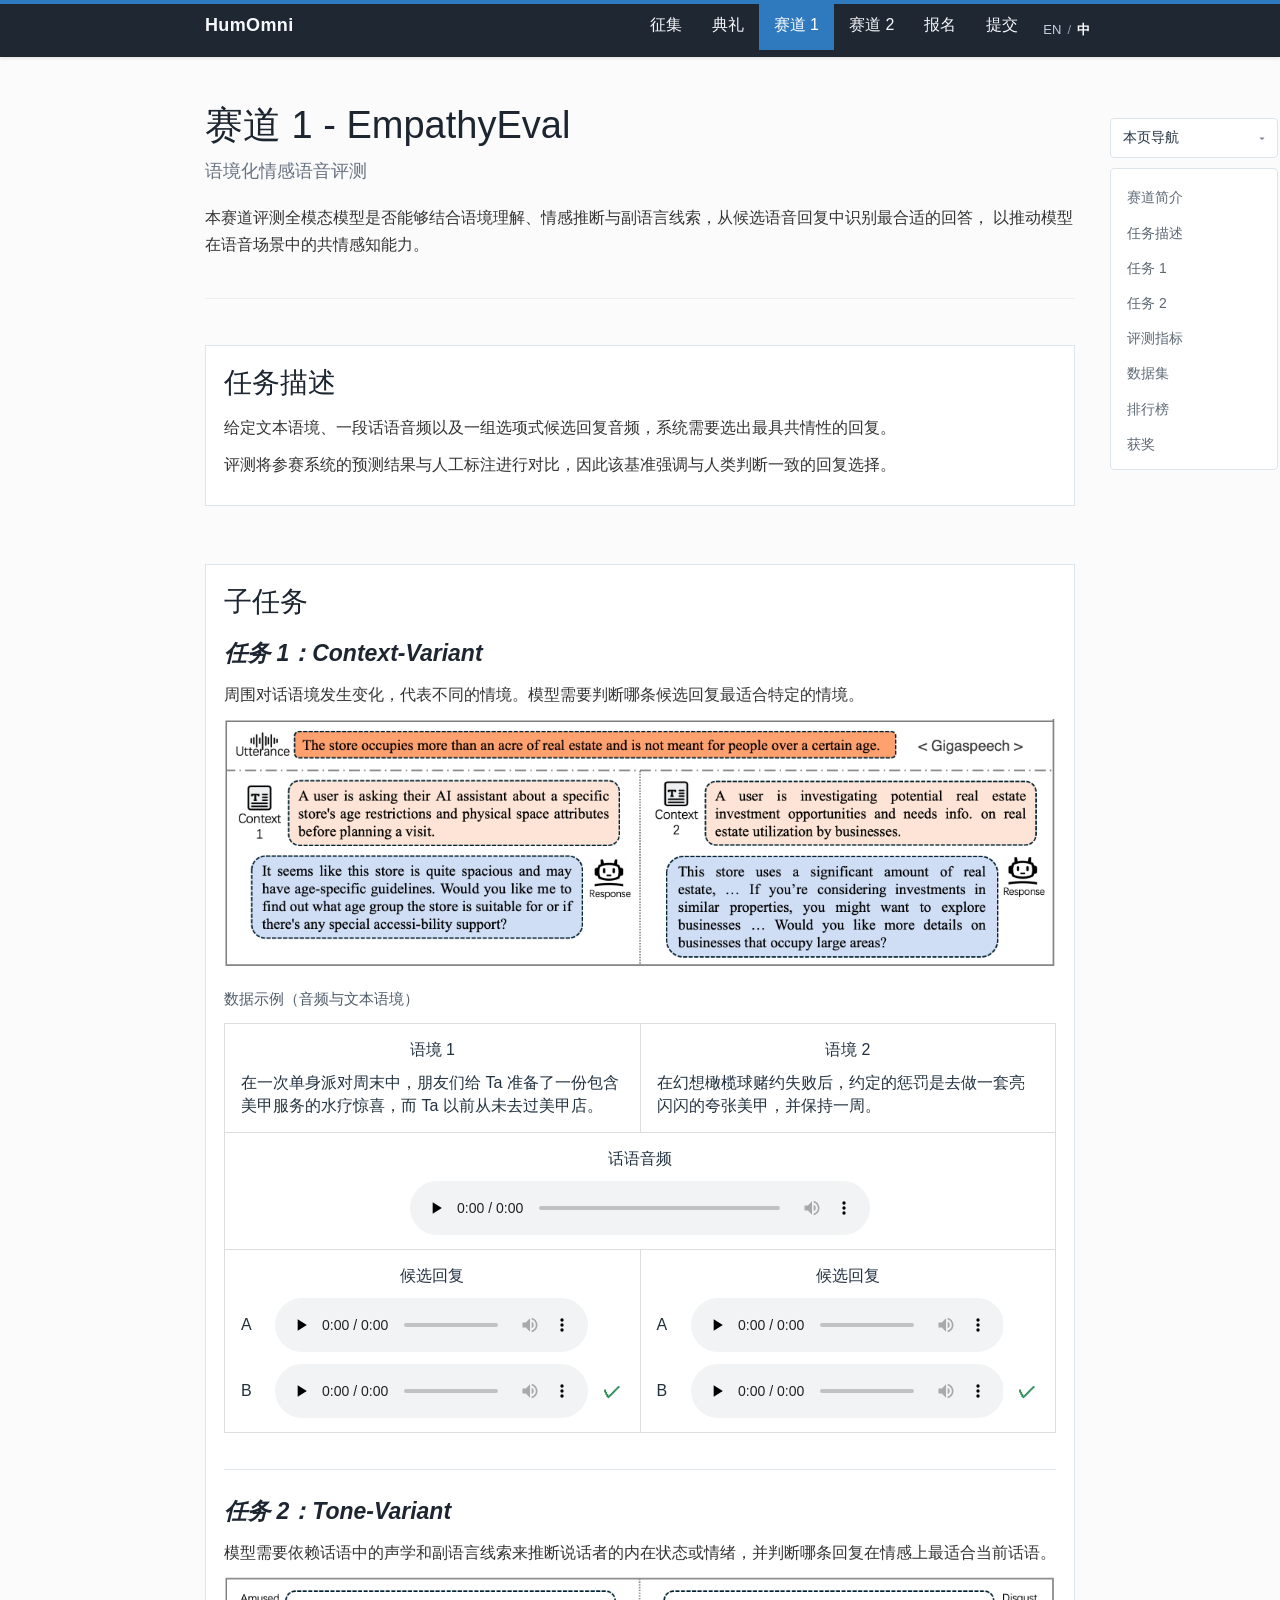
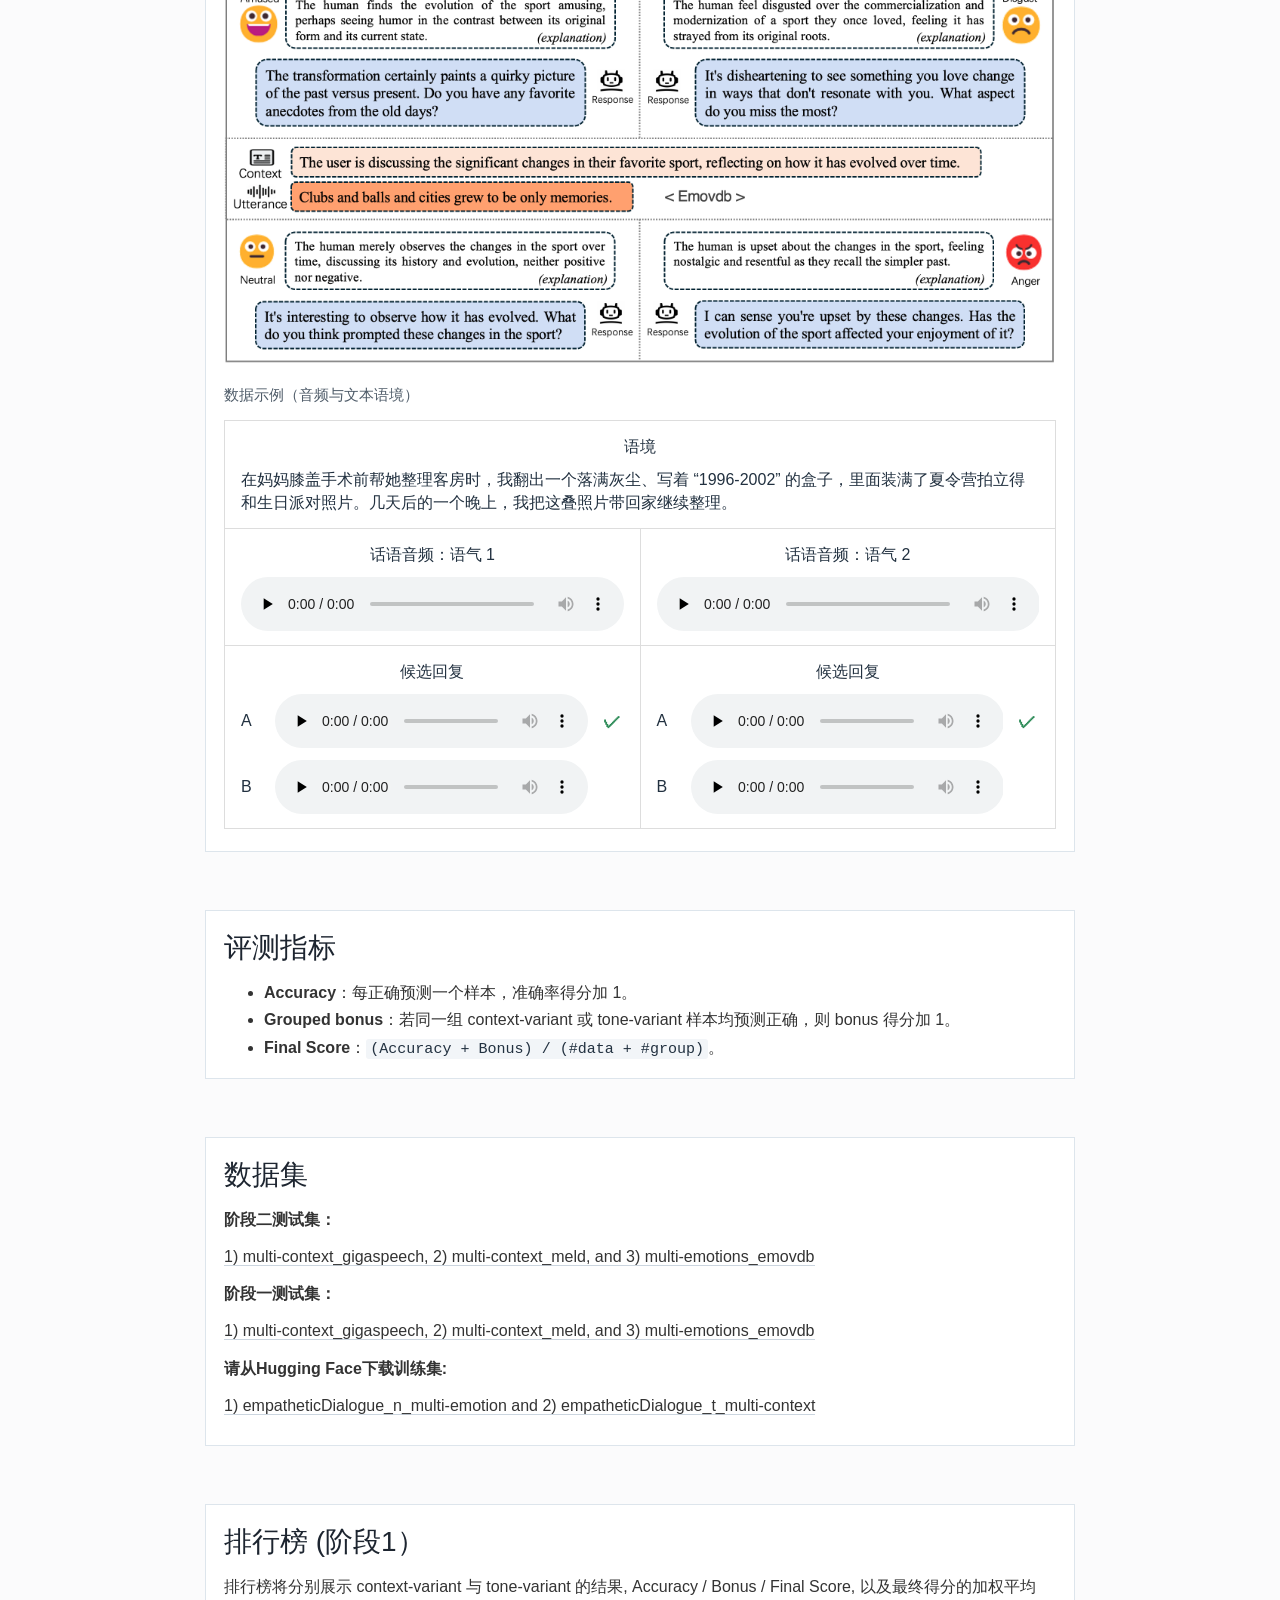
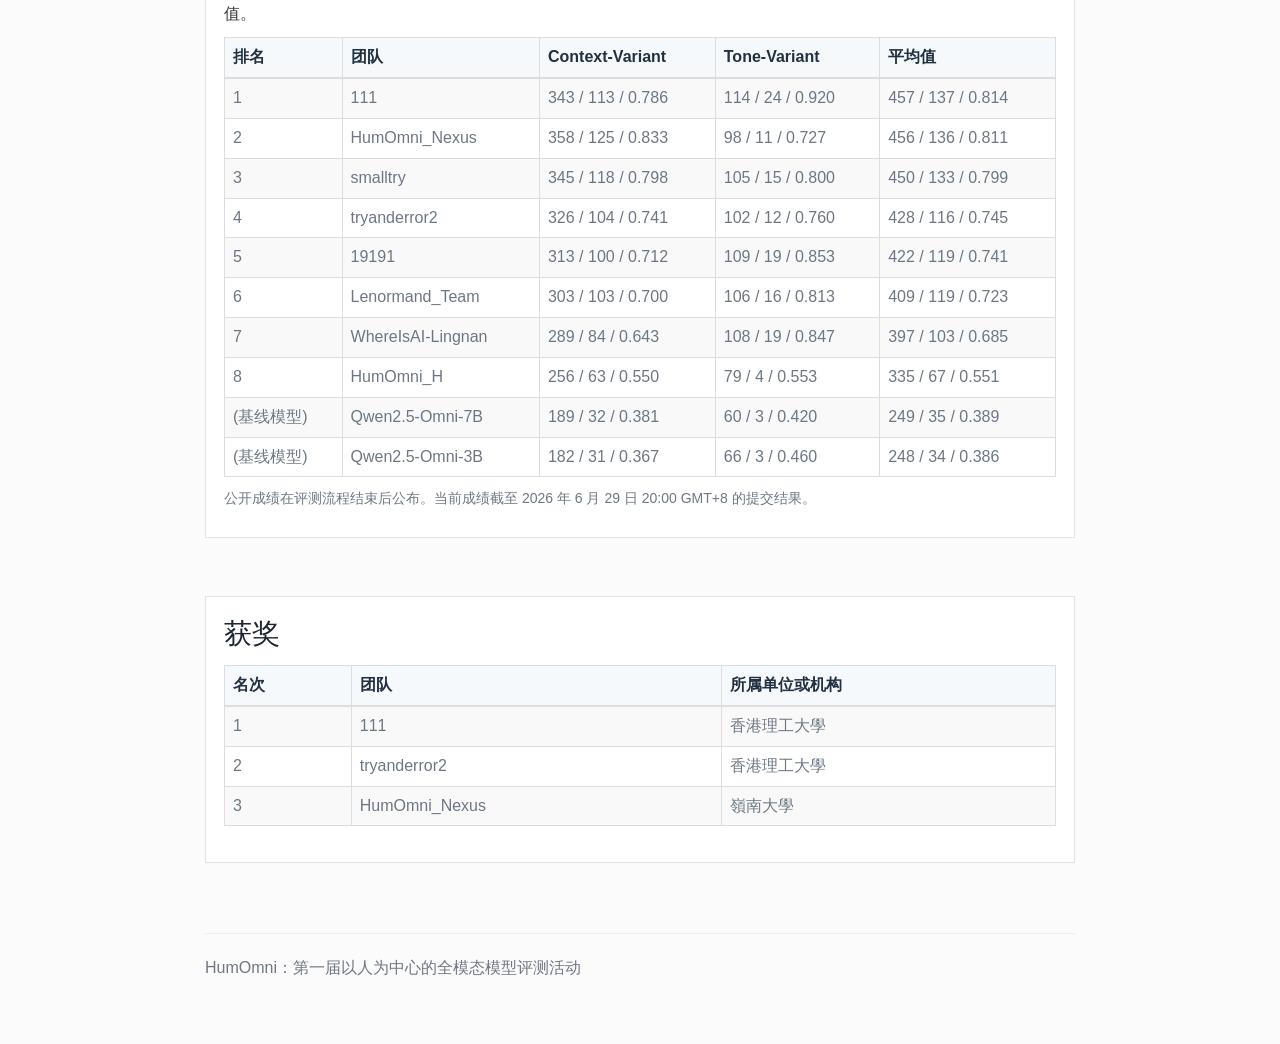
<file: track1.zh.html>
<!DOCTYPE html>
<html lang="zh-CN">
  <head>
    <meta charset="utf-8" />
    <meta name="viewport" content="width=device-width, initial-scale=1.0" />
    <meta http-equiv="X-UA-Compatible" content="IE=edge,chrome=1" />
    <title>赛道 1 - HumOmni</title>
    <meta
      name="description"
      content="HumOmni 赛道 1 聚焦语境化情感语音评测，通过候选语音回复选择来衡量模型能力。"
    />

    <link rel="stylesheet" href="https://maxcdn.bootstrapcdn.com/bootstrap/3.3.7/css/bootstrap.min.css" />
    <link rel="stylesheet" href="static/css/main.css" />

    <script src="https://ajax.googleapis.com/ajax/libs/jquery/1.12.4/jquery.min.js"></script>
    <script src="https://maxcdn.bootstrapcdn.com/bootstrap/3.3.7/js/bootstrap.min.js"></script>
    <script defer src="static/site.js"></script>
  </head>
  <body>
    <nav class="navbar navbar-inverse navbar-fixed-top site-navbar">
      <div class="container">
        <div class="navbar-header">
          <button type="button" class="navbar-toggle collapsed" data-toggle="collapse" data-target="#humomni-navbar">
            <span class="sr-only">Toggle navigation</span>
            <span class="icon-bar"></span>
            <span class="icon-bar"></span>
            <span class="icon-bar"></span>
          </button>
          <a class="navbar-brand" href="index.zh.html">HumOmni</a>
        </div>
        <div class="collapse navbar-collapse" id="humomni-navbar">
          <ul class="nav navbar-nav navbar-right">
            <li><a href="index.zh.html">征集</a></li>
            <li><a href="ceremony.zh.html">典礼</a></li>
            <li class="active"><a href="track1.zh.html">赛道 1</a></li>
            <li><a href="track2.zh.html">赛道 2</a></li>
            <li><a href="register.zh.html">报名</a></li>
            <li><a href="submission.zh.html">提交</a></li>
            <li class="lang-switch-item">
              <span class="lang-switch-wrap">
                <a class="lang-link" href="track1.html">EN</a>
                <span class="lang-divider">/</span>
                <a class="lang-link is-active" href="track1.zh.html">中</a>
              </span>
            </li>
          </ul>
        </div>
      </div>
    </nav>

    <div class="site-topbar"></div>

    <main class="container page-content">
      <aside class="page-toc" id="track1-page-toc" aria-label="本页导航">
        <button class="page-toc-toggle" type="button" aria-controls="track1-page-toc-panel" aria-expanded="true">
          本页导航
        </button>
        <div class="page-toc-panel" id="track1-page-toc-panel">
          <ul class="page-toc-list">
            <li><a href="#overview">赛道简介</a></li>
            <li><a href="#task-description">任务描述</a></li>
            <li><a href="#context-variant">任务 1</a></li>
            <li><a href="#tone-variant">任务 2</a></li>
            <li><a href="#evaluation-metrics">评测指标</a></li>
            <li><a href="#dataset">数据集</a></li>
            <li><a href="#leaderboard">排行榜</a></li>
            <li><a href="#awards">获奖</a></li>
          </ul>
        </div>
      </aside>

      <section class="page-header-block" id="overview">
        <div class="row">
          <div class="col-xs-12">
            <h1>赛道 1 - EmpathyEval</h1>
            <p class="section-lead">语境化情感语音评测</p>
            <p>
              本赛道评测全模态模型是否能够结合语境理解、情感推断与副语言线索，从候选语音回复中识别最合适的回答，
              以推动模型在语音场景中的共情感知能力。
            </p>
          </div>
        </div>
      </section>

      <hr />

      <section class="section-block" id="task-description">
        <div class="row">
          <div class="col-xs-12">
            <div class="content-card">
              <h2>任务描述</h2>
              <p>
                给定文本语境、一段话语音频以及一组选项式候选回复音频，系统需要选出最具共情性的回复。
              </p>
              <p>
                评测将参赛系统的预测结果与人工标注进行对比，因此该基准强调与人类判断一致的回复选择。
              </p>
            </div>
          </div>
        </div>
      </section>

      <section class="section-block" id="subtasks">
        <div class="row">
          <div class="col-xs-12">
            <div class="content-card subtasks-card">
              <h2>子任务</h2>

              <div class="subtask-block" id="context-variant">
                <h3 class="subtask-title">任务 1：Context-Variant</h3>
                <p>
                  周围对话语境发生变化，代表不同的情境。模型需要判断哪条候选回复最适合特定的情境。
                </p>
                <figure class="figure-card illustration-figure">
                  <img
                    src="static/img/track1/track1-context-variant-illustration.png"
                    alt="Context-Variant 任务示意图。"
                  />
                </figure>
                <p class="example-caption">数据示例（音频与文本语境）</p>
                <div class="table-responsive">
                  <table class="table table-bordered track-example-table">
                    <tbody>
                      <tr>
                        <td class="example-text-cell" width="50%">
                          <div class="example-cell-title">语境 1</div>
                          <p class="example-text-body">
                            在一次单身派对周末中，朋友们给 Ta 准备了一份包含美甲服务的水疗惊喜，而 Ta 以前从未去过美甲店。
                          </p>
                        </td>
                        <td class="example-text-cell" width="50%">
                          <div class="example-cell-title">语境 2</div>
                          <p class="example-text-body">
                            在幻想橄榄球赌约失败后，约定的惩罚是去做一套亮闪闪的夸张美甲，并保持一周。
                          </p>
                        </td>
                      </tr>
                      <tr>
                        <td colspan="2" class="example-audio-block">
                          <div class="example-cell-title">话语音频</div>
                          <div class="audio-choice-item audio-choice-item-single">
                            <audio class="audio-player" controls preload="none">
                              <source src="static/media/track1/context-variant/4.wav" type="audio/wav" />
                              Your browser does not support the audio element.
                            </audio>
                          </div>
                        </td>
                      </tr>
                      <tr>
                        <td class="example-option-cell">
                          <div class="example-cell-title">候选回复</div>
                          <div class="audio-choice-list">
                            <div class="audio-choice-item">
                              <span class="audio-choice-label">A</span>
                              <audio class="audio-player" controls preload="none">
                                <source src="static/media/track1/context-variant/4_1_badPara.wav" type="audio/wav" />
                                Your browser does not support the audio element.
                              </audio>
                              <span class="audio-choice-badge audio-choice-badge-placeholder" aria-hidden="true"></span>
                            </div>
                            <div class="audio-choice-item">
                              <span class="audio-choice-label">B</span>
                              <audio class="audio-player" controls preload="none">
                                <source src="static/media/track1/context-variant/4_1_goodPara.wav" type="audio/wav" />
                                Your browser does not support the audio element.
                              </audio>
                              <span class="audio-choice-badge" aria-label="正确答案">&#10003;</span>
                            </div>
                          </div>
                        </td>
                        <td class="example-option-cell">
                          <div class="example-cell-title">候选回复</div>
                          <div class="audio-choice-list">
                            <div class="audio-choice-item">
                              <span class="audio-choice-label">A</span>
                              <audio class="audio-player" controls preload="none">
                                <source src="static/media/track1/context-variant/4_2_badPara.wav" type="audio/wav" />
                                Your browser does not support the audio element.
                              </audio>
                              <span class="audio-choice-badge audio-choice-badge-placeholder" aria-hidden="true"></span>
                            </div>
                            <div class="audio-choice-item">
                              <span class="audio-choice-label">B</span>
                              <audio class="audio-player" controls preload="none">
                                <source src="static/media/track1/context-variant/4_2_goodPara.wav" type="audio/wav" />
                                Your browser does not support the audio element.
                              </audio>
                              <span class="audio-choice-badge" aria-label="正确答案">&#10003;</span>
                            </div>
                          </div>
                        </td>
                      </tr>
                    </tbody>
                  </table>
                </div>
              </div>

              <div class="subtask-block" id="tone-variant">
                <h3 class="subtask-title">任务 2：Tone-Variant</h3>
                <p>
                  模型需要依赖话语中的声学和副语言线索来推断说话者的内在状态或情绪，并判断哪条回复在情感上最适合当前话语。
                </p>
                <figure class="figure-card illustration-figure">
                  <img
                    src="static/img/track1/track1-tone-variant-illustration.png"
                    alt="Tone-Variant 任务示意图。"
                  />
                </figure>
                <p class="example-caption">数据示例（音频与文本语境）</p>
                <div class="table-responsive">
                  <table class="table table-bordered track-example-table">
                    <tbody>
                      <tr>
                        <td colspan="2" class="example-text-cell">
                          <div class="example-cell-title">语境</div>
                          <p class="example-text-body">
                            在妈妈膝盖手术前帮她整理客房时，我翻出一个落满灰尘、写着 “1996-2002” 的盒子，里面装满了夏令营拍立得和生日派对照片。几天后的一个晚上，我把这叠照片带回家继续整理。
                          </p>
                        </td>
                      </tr>
                      <tr>
                        <td class="example-audio-block" width="50%">
                          <div class="example-cell-title">话语音频：语气 1</div>
                          <div class="audio-choice-item">
                            <audio class="audio-player" controls preload="none">
                              <source src="static/media/track1/tone-variant/hit:10062_conv:20125_happy.wav" type="audio/wav" />
                              Your browser does not support the audio element.
                            </audio>
                          </div>
                        </td>
                        <td class="example-audio-block" width="50%">
                          <div class="example-cell-title">话语音频：语气 2</div>
                          <div class="audio-choice-item">
                            <audio class="audio-player" controls preload="none">
                              <source src="static/media/track1/tone-variant/hit:10062_conv:20125_sad.wav" type="audio/wav" />
                              Your browser does not support the audio element.
                            </audio>
                          </div>
                        </td>
                      </tr>
                      <tr>
                        <td class="example-option-cell">
                          <div class="example-cell-title">候选回复</div>
                          <div class="audio-choice-list">
                            <div class="audio-choice-item">
                              <span class="audio-choice-label">A</span>
                              <audio class="audio-player" controls preload="none">
                                <source
                                  src="static/media/track1/tone-variant/hit:10062_conv:20125_happy_goodPara.wav"
                                  type="audio/wav"
                                />
                                Your browser does not support the audio element.
                              </audio>
                              <span class="audio-choice-badge" aria-label="正确答案">&#10003;</span>
                            </div>
                            <div class="audio-choice-item">
                              <span class="audio-choice-label">B</span>
                              <audio class="audio-player" controls preload="none">
                                <source
                                  src="static/media/track1/tone-variant/hit:10062_conv:20125_happy_badPara.wav"
                                  type="audio/wav"
                                />
                                Your browser does not support the audio element.
                              </audio>
                              <span class="audio-choice-badge audio-choice-badge-placeholder" aria-hidden="true"></span>
                            </div>
                          </div>
                        </td>
                        <td class="example-option-cell">
                          <div class="example-cell-title">候选回复</div>
                          <div class="audio-choice-list">
                            <div class="audio-choice-item">
                              <span class="audio-choice-label">A</span>
                              <audio class="audio-player" controls preload="none">
                                <source
                                  src="static/media/track1/tone-variant/hit:10062_conv:20125_sad_goodPara.wav"
                                  type="audio/wav"
                                />
                                Your browser does not support the audio element.
                              </audio>
                              <span class="audio-choice-badge" aria-label="正确答案">&#10003;</span>
                            </div>
                            <div class="audio-choice-item">
                              <span class="audio-choice-label">B</span>
                              <audio class="audio-player" controls preload="none">
                                <source
                                  src="static/media/track1/tone-variant/hit:10062_conv:20125_sad_badPara.wav"
                                  type="audio/wav"
                                />
                                Your browser does not support the audio element.
                              </audio>
                              <span class="audio-choice-badge audio-choice-badge-placeholder" aria-hidden="true"></span>
                            </div>
                          </div>
                        </td>
                      </tr>
                    </tbody>
                  </table>
                </div>
              </div>
            </div>
          </div>
        </div>
      </section>

      <section class="section-block" id="evaluation-metrics">
        <div class="row">
          <div class="col-xs-12">
            <div class="content-card">
              <h2>评测指标</h2>
              <ul class="metric-list">
                <li><strong>Accuracy</strong>：每正确预测一个样本，准确率得分加 1。</li>
                <li>
                  <strong>Grouped bonus</strong>：若同一组 context-variant 或 tone-variant 样本均预测正确，则 bonus 得分加 1。
                </li>
                <li><strong>Final Score</strong>：<code>(Accuracy + Bonus) / (#data + #group)</code>。</li>
              </ul>
            </div>
          </div>
        </div>
      </section>

      <section class="section-block" id="dataset">
        <div class="row">
          <div class="col-xs-12">
            <div class="content-card">
              <h2>数据集</h2>
              <p><strong>阶段二测试集：</strong></p>
              <p><a href="https://huggingface.co/datasets/gracehuggingface/EmpathyEval/tree/main">1) multi-context_gigaspeech, 2) multi-context_meld, and 3) multi-emotions_emovdb</a></p>
              
              <p><strong>阶段一测试集：</strong></p>
              <p><a href="https://huggingface.co/datasets/gracehuggingface/EmpathyEval/tree/main">1) multi-context_gigaspeech, 2) multi-context_meld, and 3) multi-emotions_emovdb</a></p>
              <p><strong>请从Hugging Face下载训练集:</strong></p>
              <p><a href="https://huggingface.co/datasets/gracehuggingface/EmpathyEval">1) empatheticDialogue_n_multi-emotion and 2) empatheticDialogue_t_multi-context</a></p>
            </div>
          </div>
        </div>
      </section>

      <section class="section-block" id="leaderboard">
        <div class="row">
          <div class="col-xs-12">
            <div class="content-card">
              <h2>排行榜 (阶段1）</h2>
              <p>
                排行榜将分别展示 context-variant 与 tone-variant 的结果, Accuracy / Bonus / Final Score, 以及最终得分的加权平均值。
              </p>
              <div class="table-responsive">
                <table class="table table-bordered table-striped">
                  <thead>
                    <tr>
                      <th>排名</th>
                      <th>团队</th>
                      <th>Context-Variant</th>
                      <th>Tone-Variant</th>
                      <th>平均值</th>
                    </tr>
                  </thead>
                  <tbody>

                    <tr class="baseline-row">
                      <td> 1 </td>
                      <td> 111 </td>
                      <td> 343 / 113 / 0.786 </td>
                      <td> 114 / 24 / 0.920 </td>
                      <td> 457 / 137 / 0.814 </td>
                    </tr>

                    <tr class="baseline-row">
                      <td> 2 </td>
                      <td> HumOmni_Nexus </td>
                      <td> 358 / 125 / 0.833 </td>
                      <td> 98 / 11 / 0.727 </td>
                      <td> 456 / 136 / 0.811 </td>
                    </tr>


                    <tr class="baseline-row">
                      <td> 3 </td>
                      <td> smalltry </td>
                      <td> 345 / 118 / 0.798 </td>
                      <td> 105 / 15 / 0.800 </td>
                      <td> 450 / 133 / 0.799 </td>
                    </tr>

                    <tr class="baseline-row">
                      <td> 4 </td>
                      <td> tryanderror2 </td>
                      <td> 326 / 104 / 0.741 </td>
                      <td> 102 / 12 / 0.760 </td>
                      <td> 428 / 116 / 0.745 </td>
                    </tr>

                    <tr class="baseline-row">
                      <td> 5 </td>
                      <td> 19191 </td>
                      <td> 313 / 100 / 0.712 </td>
                      <td> 109 / 19 / 0.853 </td>
                      <td> 422 / 119 / 0.741 </td>
                    </tr>

                    <tr class="baseline-row">
                      <td> 6 </td>
                      <td>Lenormand_Team</td>
                      <td> 303 / 103 / 0.700 </td>
                      <td> 106 / 16 / 0.813 </td>
                      <td> 409 / 119 / 0.723 </td>
                    </tr>

                    <tr class="baseline-row">
                      <td> 7 </td>
                      <td>WhereIsAI-Lingnan</td>
                      <td> 289 / 84 / 0.643 </td>
                      <td> 108 / 19 / 0.847 </td>
                      <td> 397 / 103 / 0.685 </td>
                    </tr>


                    <tr class="baseline-row">
                      <td> 8 </td>
                      <td> HumOmni_H </td>
                      <td> 256 / 63 / 0.550 </td>
                      <td> 79 / 4 / 0.553 </td>
                      <td> 335 / 67 / 0.551 </td>
                    </tr>

                    <tr class="baseline-row">
                      <td>(基线模型)</td>
                      <td>Qwen2.5-Omni-7B</td>
                      <td> 189 / 32 / 0.381 </td>
                      <td> 60 / 3 / 0.420 </td>
                      <td> 249 / 35 / 0.389 </td>
                    </tr>
                    <tr class="baseline-row">
                      <td>(基线模型)</td>
                      <td>Qwen2.5-Omni-3B</td>
                      <td> 182 / 31 / 0.367 </td>
                      <td> 66 / 3 / 0.460 </td>
                      <td> 248 / 34 / 0.386 </td>
                    </tr>

                  </tbody>
                </table>
              </div>
              <p class="table-note">公开成绩在评测流程结束后公布。当前成绩截至 2026 年 6 月 29 日 20:00 GMT+8 的提交结果。</p>
            </div>
          </div>
        </div>
      </section>

      <section class="section-block" id="awards">
        <div class="row">
          <div class="col-xs-12">
            <div class="content-card">
              <h2>获奖</h2>
              <div class="table-responsive">
                <table class="table table-bordered table-striped">
                  <thead>
                    <tr>
                      <th>名次</th>
                      <th>团队</th>
                      <th>所属单位或机构</th>
                    </tr>
                  </thead>
                  <tbody>
                    
                    <tr class="baseline-row">
                      <td> 1 </td>
                      <td> 111 </td>
                      <td> 香港理工大學 </td>
                    </tr>

                    <tr class="baseline-row">
                      <td> 2 </td>
                      <td> tryanderror2 </td>
                      <td> 香港理工大學 </td>
                    </tr>

                    <tr class="baseline-row">
                      <td> 3 </td>
                      <td> HumOmni_Nexus </td>
                      <td> 嶺南大學 </td>
                    </tr>

                  </tbody>
                </table>
              </div>
              <p class="table-note"> </p>
            </div>
          </div>
        </div>
      </section>

      <footer class="site-footer">
        <hr />
        <p class="text-center">HumOmni：第一届以人为中心的全模态模型评测活动</p>
      </footer>
    </main>
  </body>
</html>
</file>
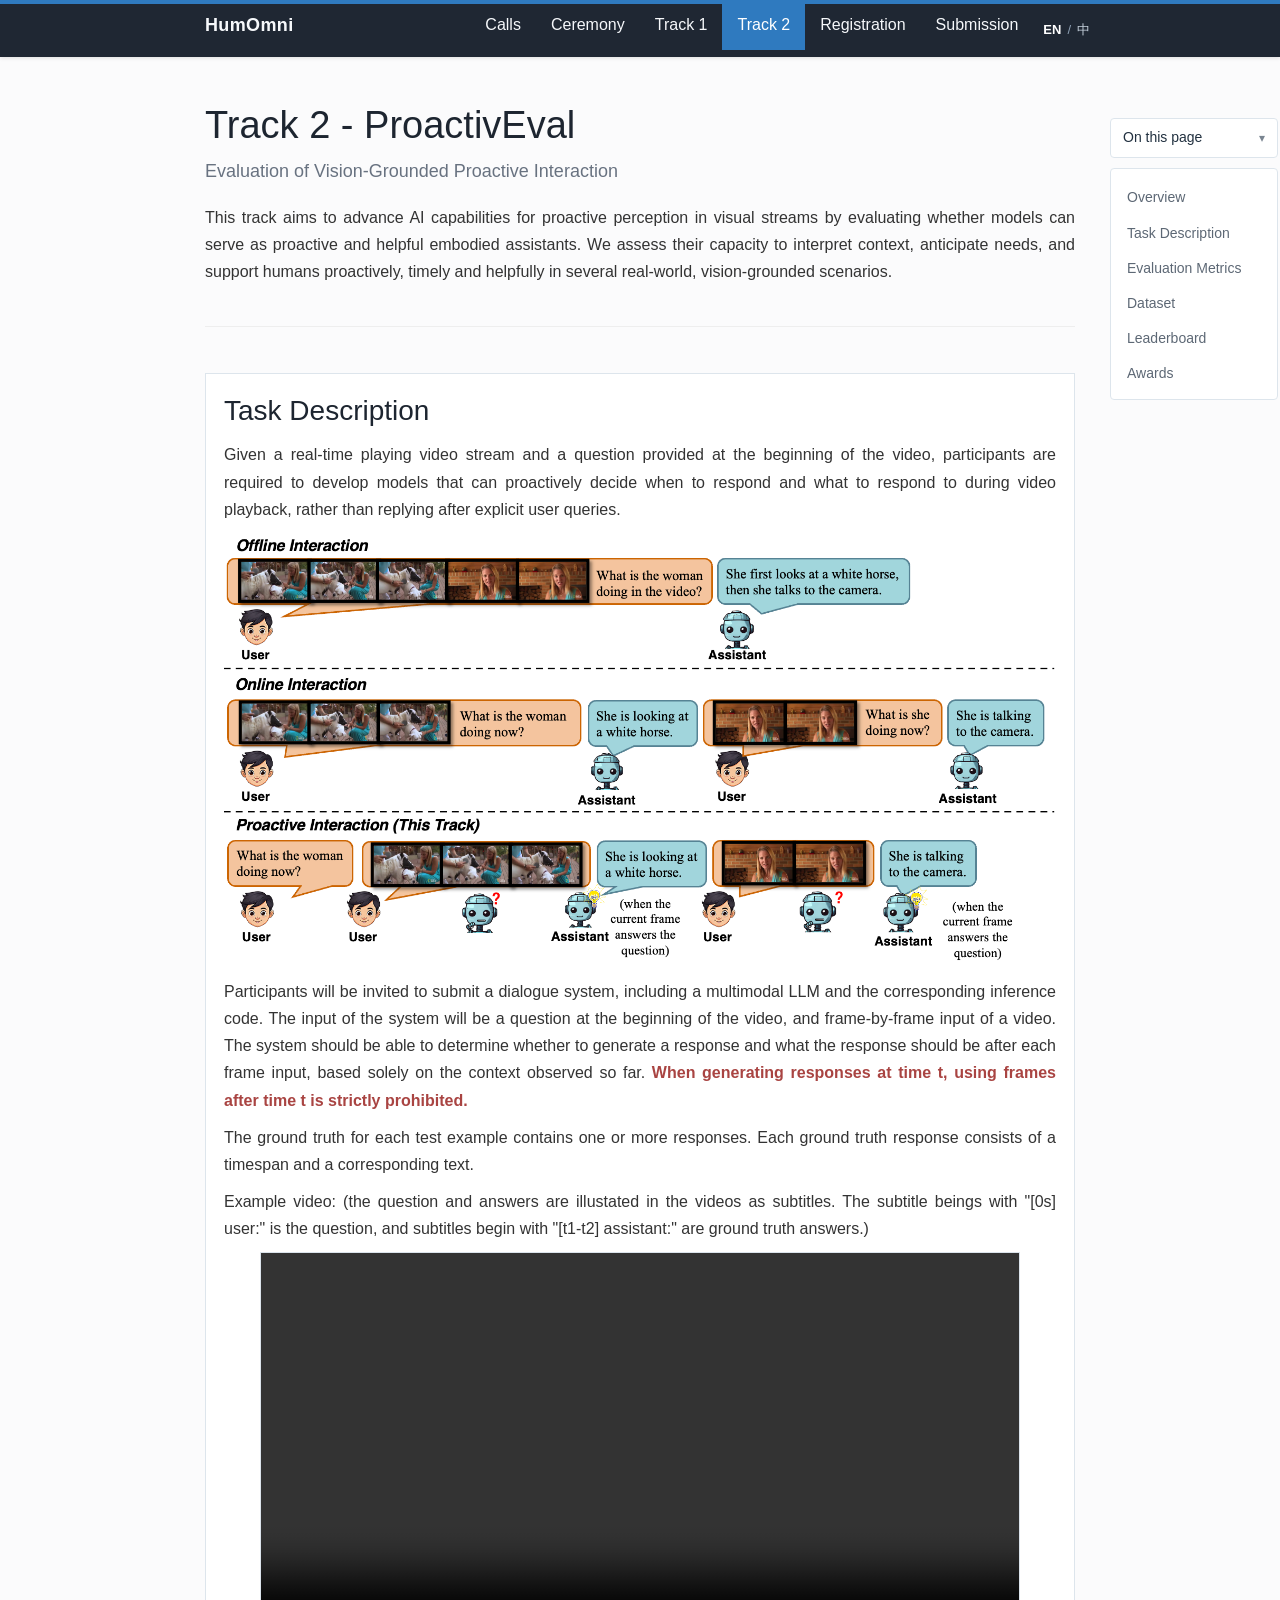
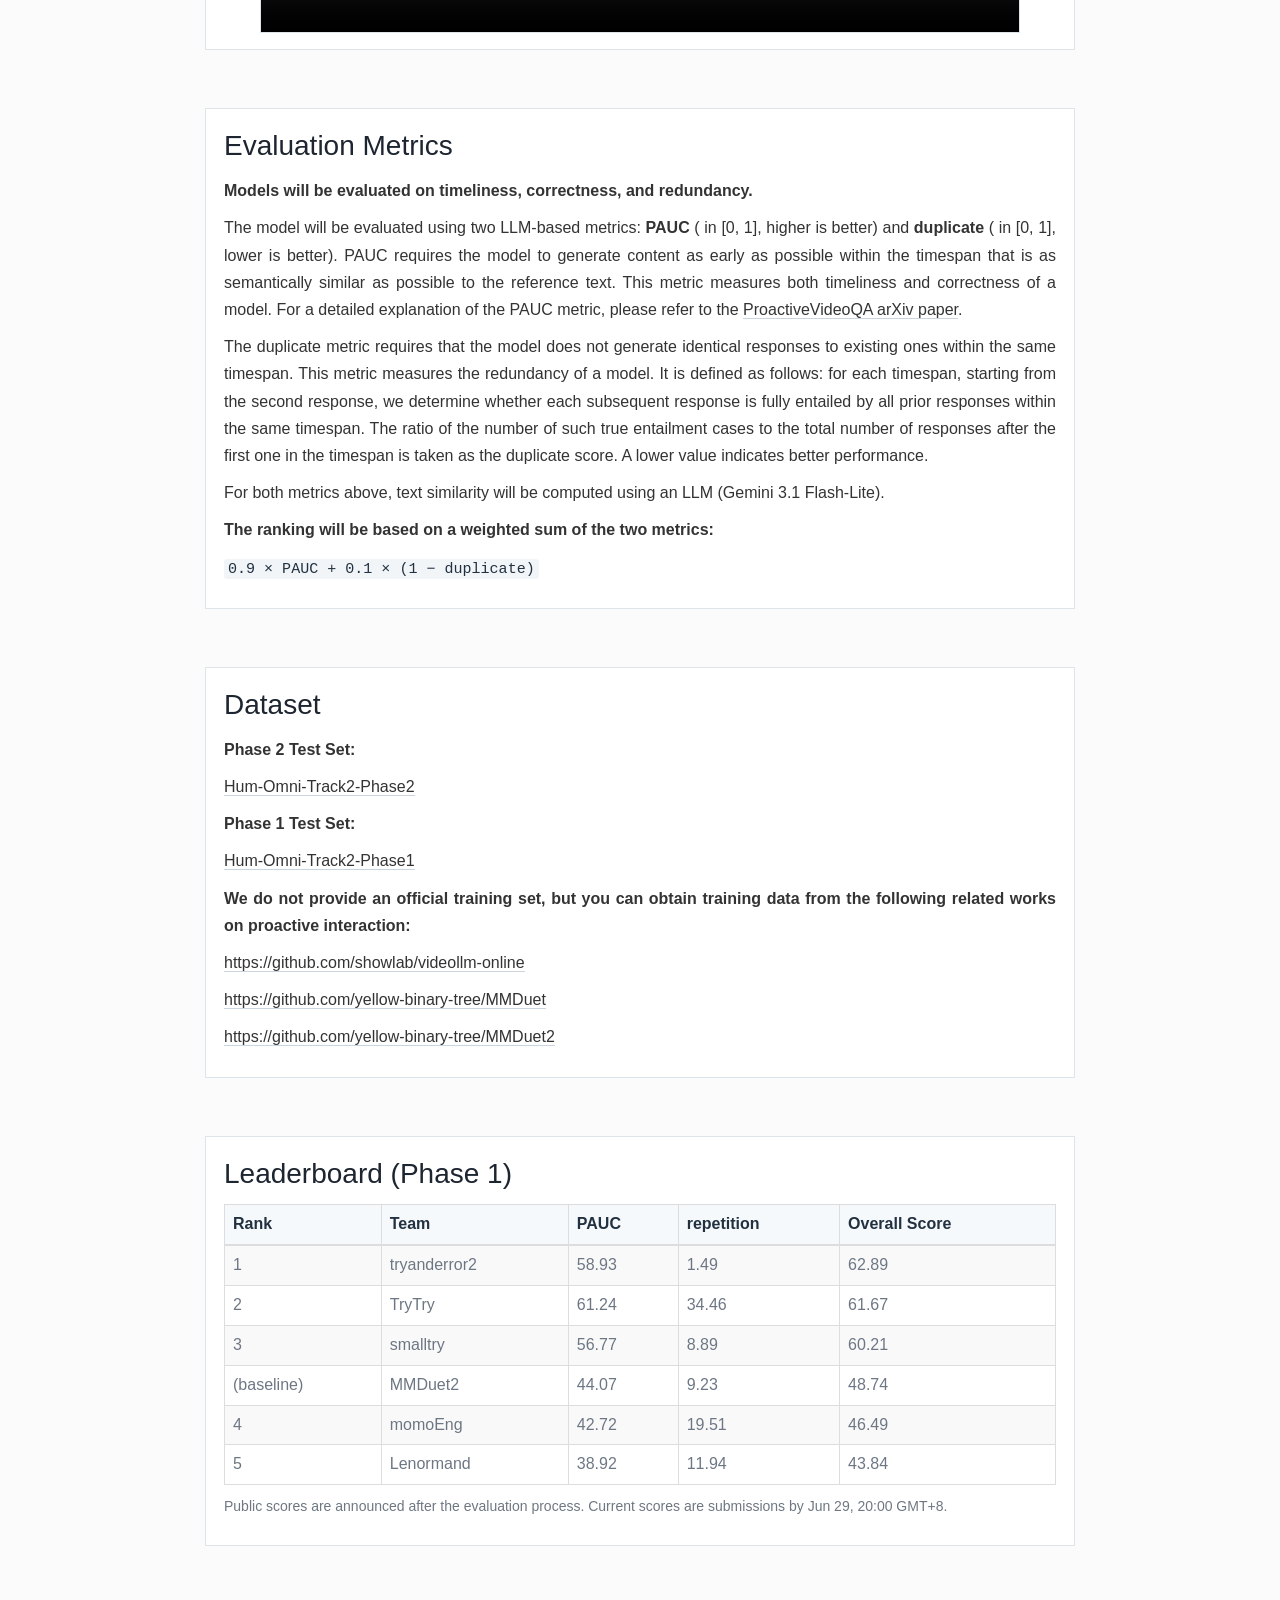
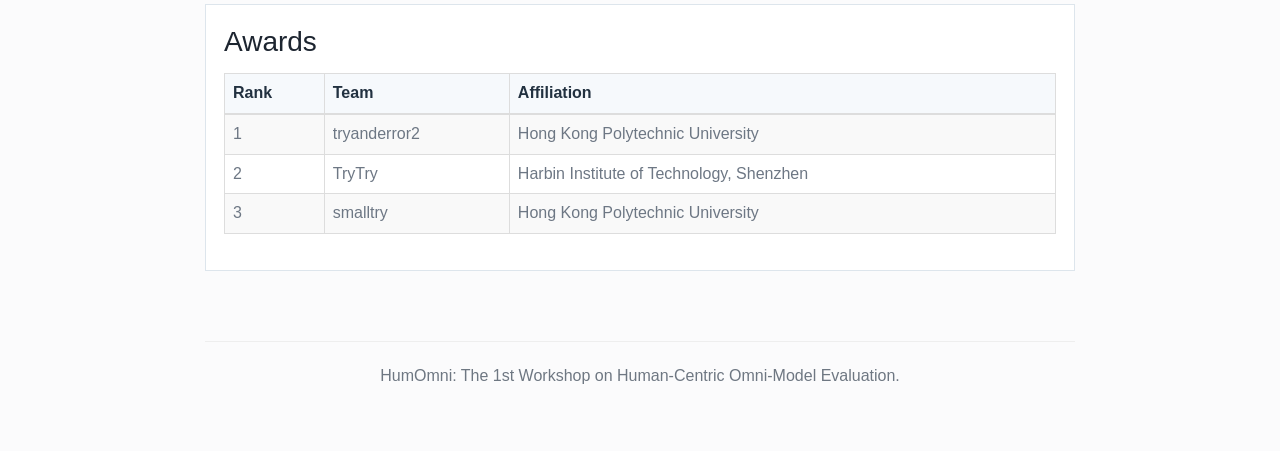
<file: track2.html>
<!DOCTYPE html>
<html lang="en">
  <head>
    <meta charset="utf-8" />
    <meta name="viewport" content="width=device-width, initial-scale=1.0" />
    <meta http-equiv="X-UA-Compatible" content="IE=edge,chrome=1" />
    <title>Track 2 - HumOmni</title>
    <meta
      name="description"
      content="Track 2 of HumOmni evaluates proactive multimodal interaction in streaming video scenarios."
    />

    <link rel="stylesheet" href="https://maxcdn.bootstrapcdn.com/bootstrap/3.3.7/css/bootstrap.min.css" />
    <link rel="stylesheet" href="static/css/main.css" />

    <script src="https://ajax.googleapis.com/ajax/libs/jquery/1.12.4/jquery.min.js"></script>
    <script src="https://maxcdn.bootstrapcdn.com/bootstrap/3.3.7/js/bootstrap.min.js"></script>
    <script defer src="static/site.js"></script>
  </head>
  <body>
    <nav class="navbar navbar-inverse navbar-fixed-top site-navbar">
      <div class="container">
        <div class="navbar-header">
          <button type="button" class="navbar-toggle collapsed" data-toggle="collapse" data-target="#humomni-navbar">
            <span class="sr-only">Toggle navigation</span>
            <span class="icon-bar"></span>
            <span class="icon-bar"></span>
            <span class="icon-bar"></span>
          </button>
          <a class="navbar-brand" href="index.html">HumOmni</a>
        </div>
        <div class="collapse navbar-collapse" id="humomni-navbar">
          <ul class="nav navbar-nav navbar-right">
            <li><a href="index.html">Calls</a></li>
            <li><a href="ceremony.html">Ceremony</a></li>
            <li><a href="track1.html">Track 1</a></li>
            <li class="active"><a href="track2.html">Track 2</a></li>
            <li><a href="register.html">Registration</a></li>
            <li><a href="submission.html">Submission</a></li>
            <li class="lang-switch-item">
              <span class="lang-switch-wrap">
                <a class="lang-link is-active" href="track2.html">EN</a>
                <span class="lang-divider">/</span>
                <a class="lang-link" href="track2.zh.html">中</a>
              </span>
            </li>
          </ul>
        </div>
      </div>
    </nav>

    <div class="site-topbar"></div>

    <main class="container page-content">
      <aside class="page-toc" id="track2-page-toc" aria-label="On this page">
        <button class="page-toc-toggle" type="button" aria-controls="track2-page-toc-panel" aria-expanded="true">
          On this page
        </button>
        <div class="page-toc-panel" id="track2-page-toc-panel">
          <ul class="page-toc-list">
            <li><a href="#overview">Overview</a></li>
            <li><a href="#task-description">Task Description</a></li>
            <li><a href="#evaluation-metrics">Evaluation Metrics</a></li>
            <li><a href="#dataset">Dataset</a></li>
            <li><a href="#leaderboard">Leaderboard</a></li>
            <li><a href="#awards">Awards</a></li>
          </ul>
        </div>
      </aside>

      <section class="page-header-block" id="overview">
        <div class="row">
          <div class="col-xs-12">
            <h1>Track 2 - ProactivEval</h1>
            <p class="section-lead">Evaluation of Vision-Grounded Proactive Interaction</p>
            <p>
              This track aims to advance AI capabilities for proactive perception in visual streams by evaluating
              whether models can serve as proactive and helpful embodied assistants. We assess their capacity to
              interpret context, anticipate needs, and support humans proactively, timely and helpfully in several
              real-world, vision-grounded scenarios.
            </p>
          </div>
        </div>
      </section>

      <hr />

      <section class="section-block" id="task-description">
        <div class="row">
          <div class="col-xs-12">
            <div class="content-card">
              <h2>Task Description</h2>
              <p>
                Given a real-time playing video stream and a question provided at the beginning of the video,
                participants are required to develop models that can proactively decide when to respond and what to
                respond to during video playback, rather than replying after explicit user queries.
              </p>
              <figure class="figure-card track2-figure-card illustration-figure">
                <img
                  src="static/img/track2/track2-illustration.png"
                  alt="Illustration comparing offline, online, and proactive interaction in Track 2."
                />
              </figure>
              <p>
                Participants will be invited to submit a dialogue system, including a multimodal LLM and the
                corresponding inference code. The input of the system will be a question at the beginning of the video,
                and frame-by-frame input of a video. The system should be able to determine whether to generate a
                response and what the response should be after each frame input, based solely on the context observed
                so far. <span class="text-danger"><strong>When generating responses at time t, using frames after time t is strictly prohibited.</strong></span>
              </p>
              <p>
                The ground truth for each test example contains one or more responses. Each ground truth response
                consists of a timespan and a corresponding text.
              </p>
              <p>
                Example video: (the question and answers are illustated in the videos as subtitles. The subtitle
                beings with "[0s] user:" is the question, and subtitles begin with "[t1-t2] assistant:" are ground
                truth answers.)
              </p>
              <div class="video-example-wrap">
                <video class="video-player" controls preload="metadata">
                  <source src="static/media/track2/WEB_example.mp4" type="video/mp4" />
                  Your browser does not support the video tag.
                </video>
              </div>
            </div>
          </div>
        </div>
      </section>

      <section class="section-block" id="evaluation-metrics">
        <div class="row">
          <div class="col-xs-12">
            <div class="content-card">
              <h2>Evaluation Metrics</h2>
              <p><strong>Models will be evaluated on timeliness, correctness, and redundancy.</strong></p>
              <p>
                The model will be evaluated using two LLM-based metrics: <strong>PAUC</strong> ( in [0, 1], higher is
                better) and <strong>duplicate</strong> ( in [0, 1], lower is better). PAUC requires the model to
                generate content as early as possible within the timespan that is as semantically similar as possible
                to the reference text. This metric measures both timeliness and correctness of a model. For a detailed
                explanation of the PAUC metric, please refer to the
                <a href="https://arxiv.org/abs/2507.09313" target="_blank" rel="noopener noreferrer">ProactiveVideoQA arXiv paper</a>.
              </p>
              <p>
                The duplicate metric requires that the model does not generate identical responses to existing ones
                within the same timespan. This metric measures the redundancy of a model. It is defined as follows:
                for each timespan, starting from the second response, we determine whether each subsequent response is
                fully entailed by all prior responses within the same timespan. The ratio of the number of such true
                entailment cases to the total number of responses after the first one in the timespan is taken as the
                duplicate score. A lower value indicates better performance.
              </p>
              <p>For both metrics above, text similarity will be computed using an LLM (Gemini 3.1 Flash-Lite).</p>
              <p><strong>The ranking will be based on a weighted sum of the two metrics:</strong></p>
              <p><code>0.9 &times; PAUC + 0.1 &times; (1 &minus; duplicate)</code></p>
            </div>
          </div>
        </div>
      </section>

      <section class="section-block" id="dataset">
        <div class="row">
          <div class="col-xs-12">
            <div class="content-card">
              <h2>Dataset</h2>
              <p><strong>Phase 2 Test Set:</strong></p>
              <p><a href="https://huggingface.co/datasets/wangyueqian/Hum-Omni-Track2-Phase2">Hum-Omni-Track2-Phase2</a></p>

              <p><strong>Phase 1 Test Set:</strong></p>
              <p><a href="https://huggingface.co/datasets/wangyueqian/Hum-Omni-Track2-Phase1">Hum-Omni-Track2-Phase1</a></p>
              <p><strong>We do not provide an official training set, but you can obtain training data from the following related works on proactive interaction:</strong></p>
              <p><a href="https://github.com/showlab/videollm-online">https://github.com/showlab/videollm-online</a></p>
              <p><a href="https://github.com/yellow-binary-tree/MMDuet">https://github.com/yellow-binary-tree/MMDuet</a></p>
              <p><a href="https://github.com/yellow-binary-tree/MMDuet2">https://github.com/yellow-binary-tree/MMDuet2</a></p>
            </div>
          </div>
        </div>
      </section>

      <section class="section-block" id="leaderboard">
        <div class="row">
          <div class="col-xs-12">
            <div class="content-card">
              <h2>Leaderboard (Phase 1)</h2>
              <div class="table-responsive">
                <table class="table table-bordered table-striped">
                  <thead>
                    <tr>
                      <th>Rank</th>
                      <th>Team</th>
                      <th>PAUC </th>
                      <th>repetition</th>
                      <th>Overall Score</th>
                    </tr>
                  </thead>
                  <tbody>
                    
                    <tr class="baseline-row">
                      <td> 1 </td>
                      <td> tryanderror2 </td>
                      <td> 58.93 </td>
                      <td> 1.49 </td>
                      <td> 62.89 </td>
                    </tr>

                    <tr class="baseline-row">
                      <td> 2 </td>
                      <td> TryTry </td>
                      <td> 61.24 </td>
                      <td> 34.46 </td>
                      <td> 61.67 </td>
                    </tr>

                    <tr class="baseline-row">
                      <td> 3 </td>
                      <td>smalltry</td>
                      <td>56.77</td>
                      <td>8.89</td>
                      <td>60.21</td>
                   </tr>
                   
                   <tr class="baseline-row">
                    <td> (baseline) </td>
                    <td> MMDuet2  </td>
                    <td> 44.07 </td>
                    <td> 9.23 </td>
                    <td> 48.74 </td>
                  </tr>

                    <tr class="baseline-row">
                      <td> 4 </td>
                      <td> momoEng</td>
                      <td> 42.72 </td>
                      <td> 19.51 </td>
                      <td> 46.49 </td>
                    </tr> 

                    <tr class="baseline-row">
                      <td> 5 </td>
                      <td> Lenormand </td>
                      <td> 38.92 </td>
                      <td> 11.94 </td>
                      <td> 43.84 </td>
                    </tr>

                  </tbody>
                </table>
              </div>

              <p class="table-note">Public scores are announced after the evaluation process. Current scores are submissions by Jun 29, 20:00 GMT+8. </p>
            </div>
          </div>
        </div>
      </section>

      <section class="section-block" id="awards">
        <div class="row">
          <div class="col-xs-12">
            <div class="content-card">
              <h2>Awards</h2>
              <div class="table-responsive">
                <table class="table table-bordered table-striped">
                  <thead>
                    <tr>
                      <th>Rank</th>
                      <th>Team</th>
                      <th>Affiliation</th>
                    </tr>
                  </thead>
                  <tbody>
                    
                    <tr class="baseline-row">
                      <td> 1 </td>
                      <td> tryanderror2 </td>
                      <td> Hong Kong Polytechnic University </td>
                    </tr>

                    <tr class="baseline-row">
                      <td> 2 </td>
                      <td> TryTry </td>
                      <td> Harbin Institute of Technology, Shenzhen </td>
                    </tr>

                    <tr class="baseline-row">
                      <td> 3 </td>
                      <td> smalltry </td>
                      <td> Hong Kong Polytechnic University </td>
                    </tr>

                  </tbody>
                </table>
              </div>
              <p class="table-note"> </p>
            </div>
          </div>
        </div>
      </section>


      <footer class="site-footer">
        <hr />
        <p class="text-center">HumOmni: The 1st Workshop on Human-Centric Omni-Model Evaluation.</p>
      </footer>
    </main>
  </body>
</html>
</file>
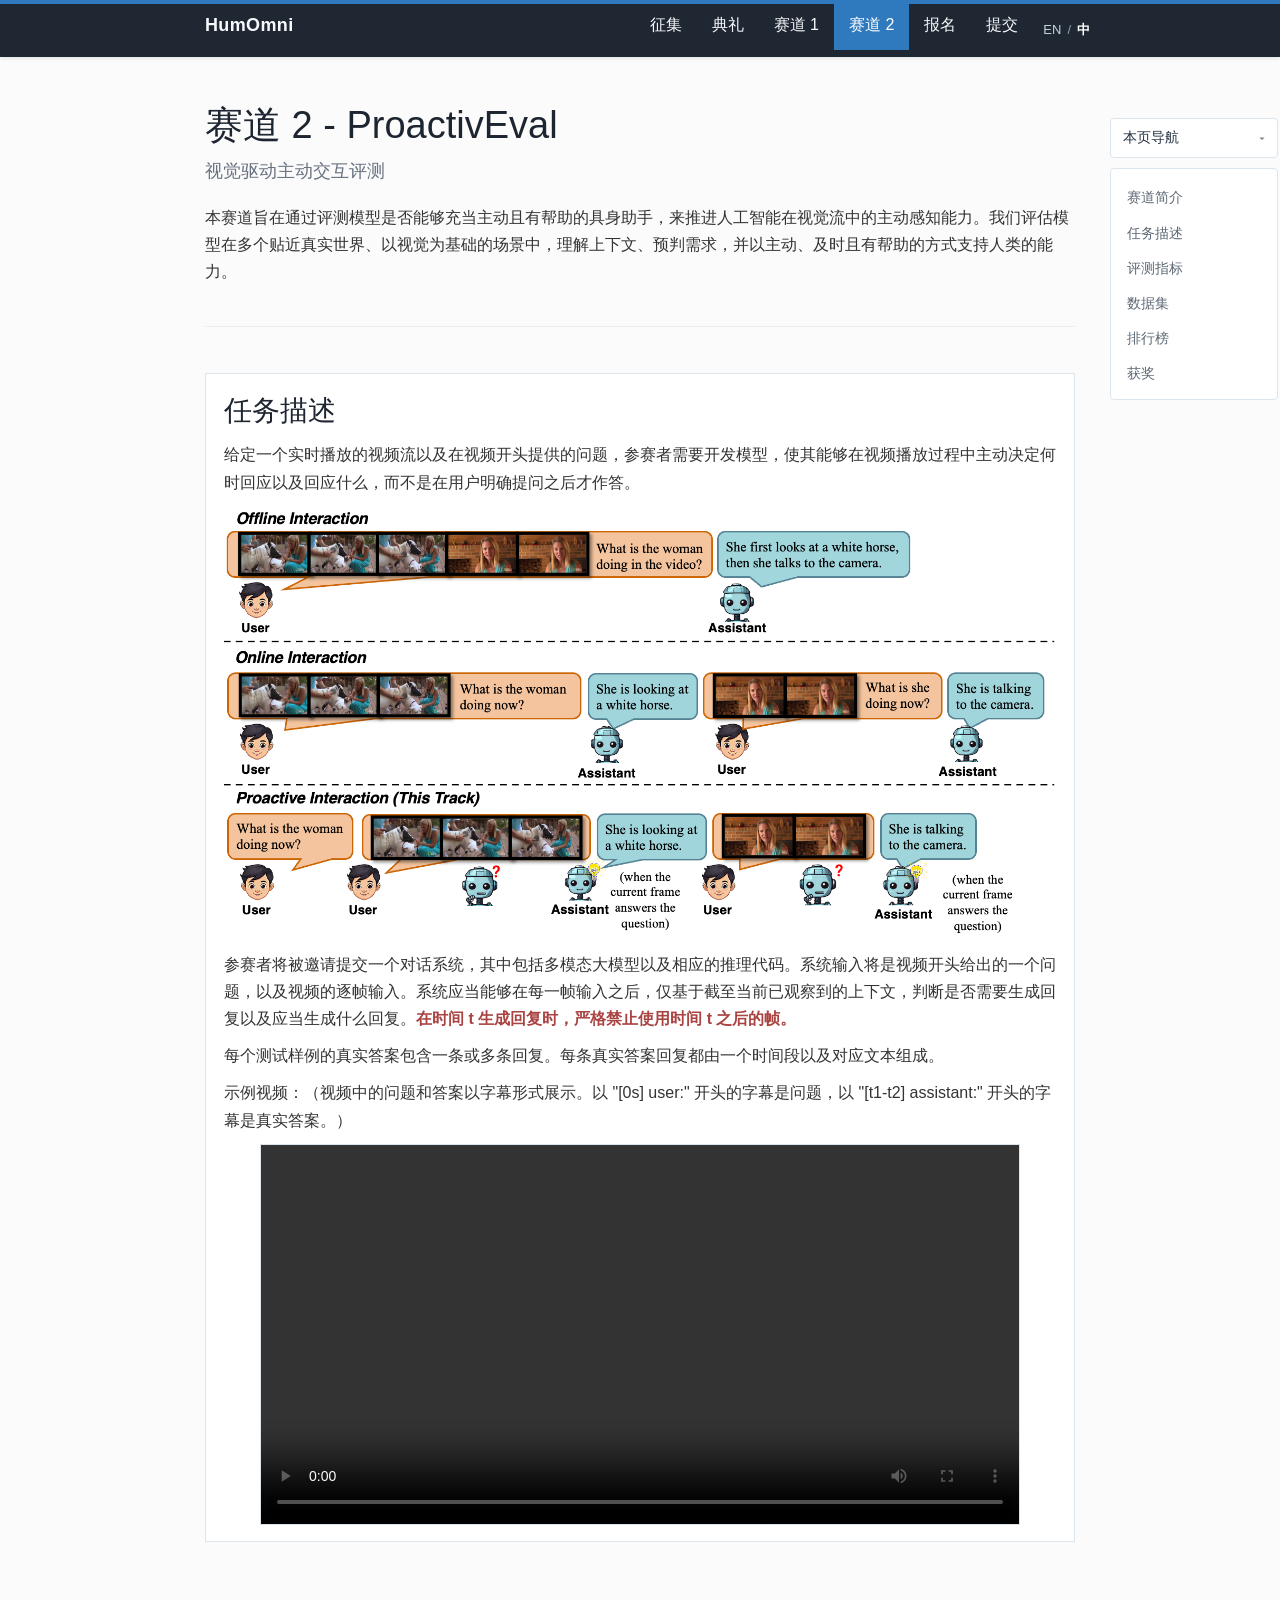
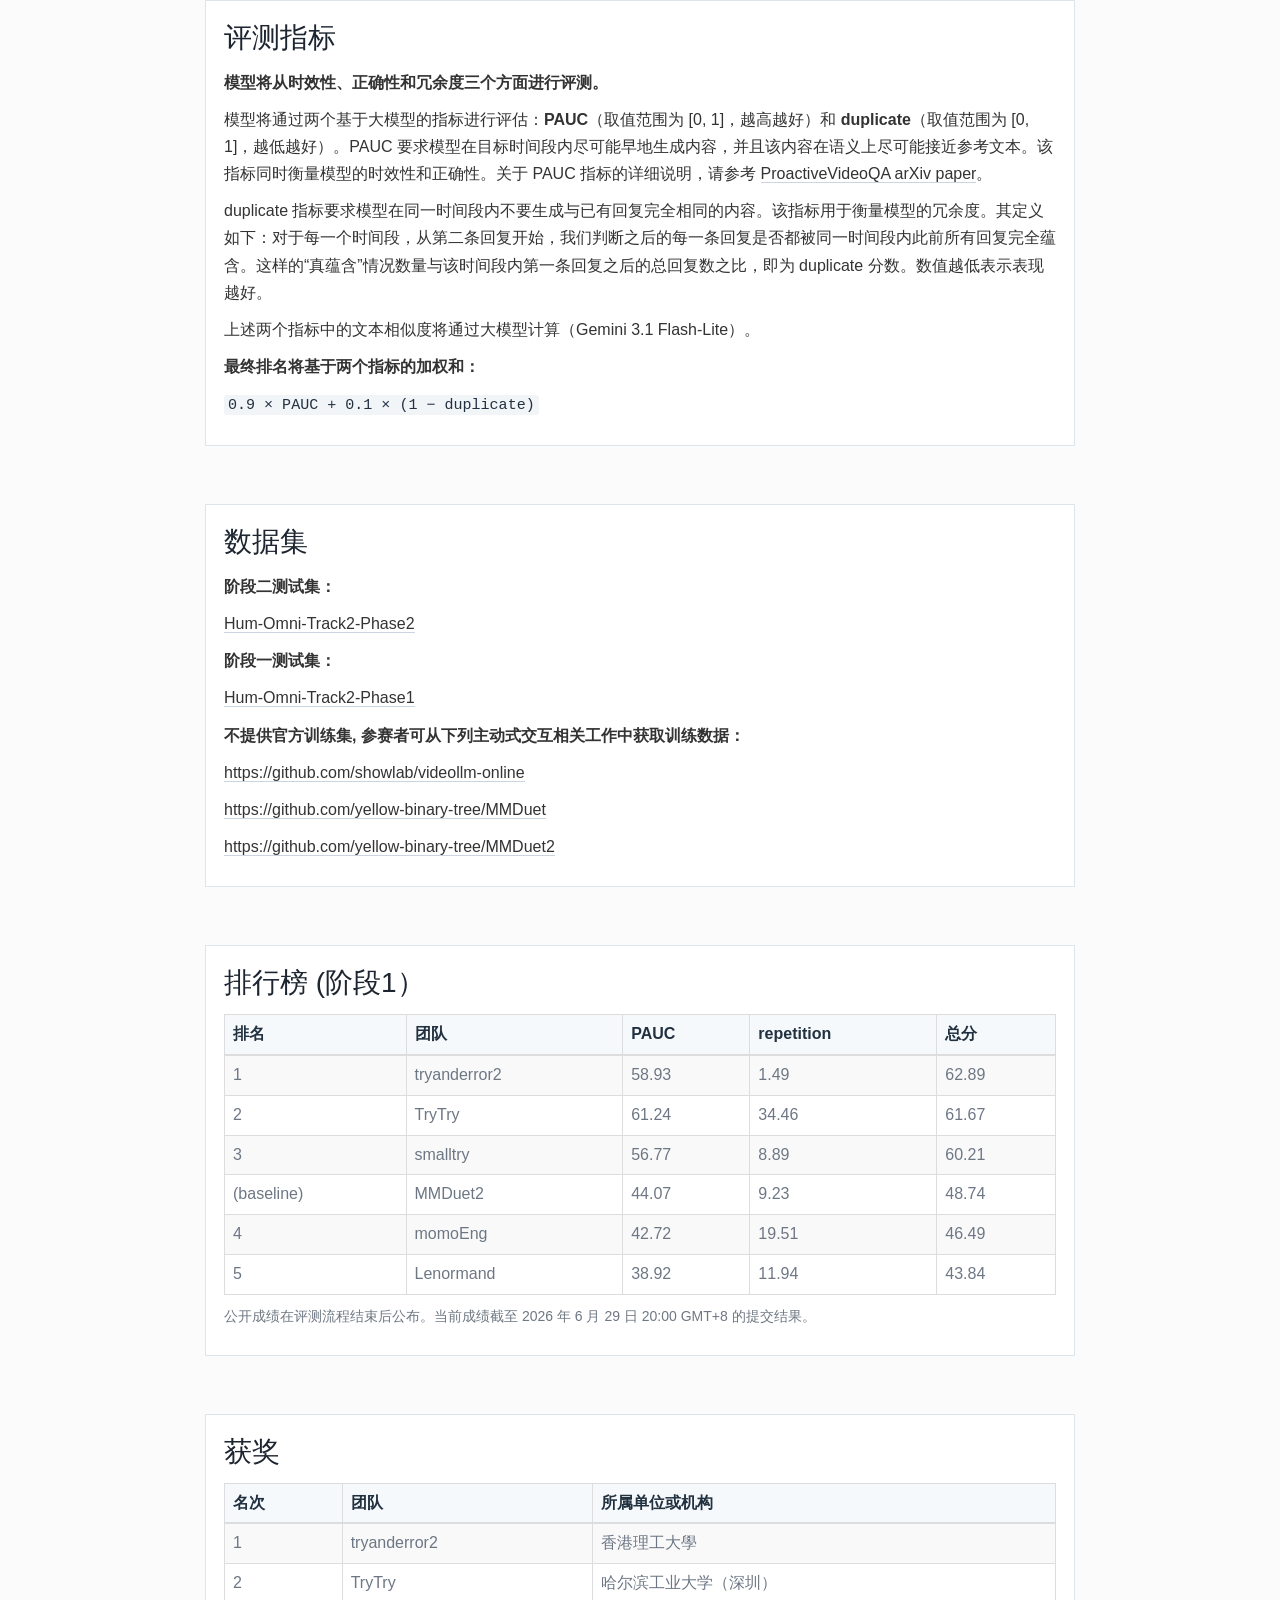
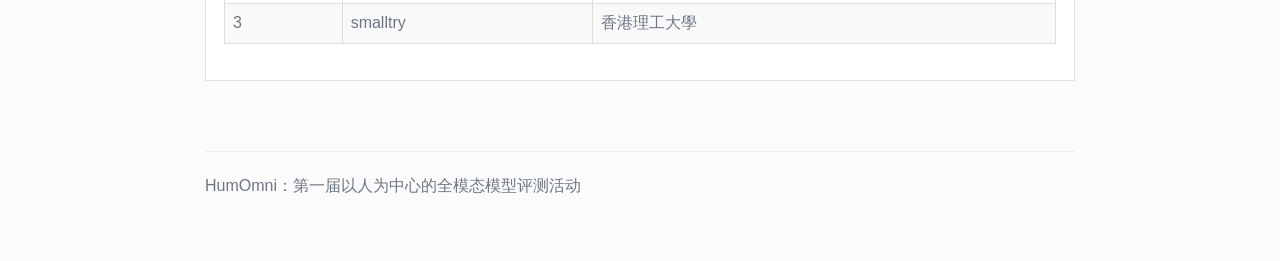
<file: track2.zh.html>
<!DOCTYPE html>
<html lang="zh-CN">
  <head>
    <meta charset="utf-8" />
    <meta name="viewport" content="width=device-width, initial-scale=1.0" />
    <meta http-equiv="X-UA-Compatible" content="IE=edge,chrome=1" />
    <title>赛道 2 - HumOmni</title>
    <meta
      name="description"
      content="HumOmni 赛道 2 聚焦流式视频场景中的主动式多模态交互评测。"
    />

    <link rel="stylesheet" href="https://maxcdn.bootstrapcdn.com/bootstrap/3.3.7/css/bootstrap.min.css" />
    <link rel="stylesheet" href="static/css/main.css" />

    <script src="https://ajax.googleapis.com/ajax/libs/jquery/1.12.4/jquery.min.js"></script>
    <script src="https://maxcdn.bootstrapcdn.com/bootstrap/3.3.7/js/bootstrap.min.js"></script>
    <script defer src="static/site.js"></script>
  </head>
  <body>
    <nav class="navbar navbar-inverse navbar-fixed-top site-navbar">
      <div class="container">
        <div class="navbar-header">
          <button type="button" class="navbar-toggle collapsed" data-toggle="collapse" data-target="#humomni-navbar">
            <span class="sr-only">Toggle navigation</span>
            <span class="icon-bar"></span>
            <span class="icon-bar"></span>
            <span class="icon-bar"></span>
          </button>
          <a class="navbar-brand" href="index.zh.html">HumOmni</a>
        </div>
        <div class="collapse navbar-collapse" id="humomni-navbar">
          <ul class="nav navbar-nav navbar-right">
            <li><a href="index.zh.html">征集</a></li>
            <li><a href="ceremony.zh.html">典礼</a></li>
            <li><a href="track1.zh.html">赛道 1</a></li>
            <li class="active"><a href="track2.zh.html">赛道 2</a></li>
            <li><a href="register.zh.html">报名</a></li>
            <li><a href="submission.zh.html">提交</a></li>
            <li class="lang-switch-item">
              <span class="lang-switch-wrap">
                <a class="lang-link" href="track2.html">EN</a>
                <span class="lang-divider">/</span>
                <a class="lang-link is-active" href="track2.zh.html">中</a>
              </span>
            </li>
          </ul>
        </div>
      </div>
    </nav>

    <div class="site-topbar"></div>

    <main class="container page-content">
      <aside class="page-toc" id="track2-page-toc" aria-label="本页导航">
        <button class="page-toc-toggle" type="button" aria-controls="track2-page-toc-panel" aria-expanded="true">
          本页导航
        </button>
        <div class="page-toc-panel" id="track2-page-toc-panel">
          <ul class="page-toc-list">
            <li><a href="#overview">赛道简介</a></li>
            <li><a href="#task-description">任务描述</a></li>
            <li><a href="#evaluation-metrics">评测指标</a></li>
            <li><a href="#dataset">数据集</a></li>
            <li><a href="#leaderboard">排行榜</a></li>
            <li><a href="#awards">获奖</a></li>
          </ul>
        </div>
      </aside>

      <section class="page-header-block" id="overview">
        <div class="row">
          <div class="col-xs-12">
            <h1>赛道 2 - ProactivEval</h1>
            <p class="section-lead">视觉驱动主动交互评测</p>
            <p>
              本赛道旨在通过评测模型是否能够充当主动且有帮助的具身助手，来推进人工智能在视觉流中的主动感知能力。我们评估模型在多个贴近真实世界、以视觉为基础的场景中，理解上下文、预判需求，并以主动、及时且有帮助的方式支持人类的能力。
            </p>
          </div>
        </div>
      </section>

      <hr />

      <section class="section-block" id="task-description">
        <div class="row">
          <div class="col-xs-12">
            <div class="content-card">
              <h2>任务描述</h2>
              <p>
                给定一个实时播放的视频流以及在视频开头提供的问题，参赛者需要开发模型，使其能够在视频播放过程中主动决定何时回应以及回应什么，而不是在用户明确提问之后才作答。
              </p>
              <figure class="figure-card track2-figure-card illustration-figure">
                <img
                  src="static/img/track2/track2-illustration.png"
                  alt="赛道 2 中离线交互、在线交互与主动交互的对比示意图。"
                />
              </figure>
              <p>
                参赛者将被邀请提交一个对话系统，其中包括多模态大模型以及相应的推理代码。系统输入将是视频开头给出的一个问题，以及视频的逐帧输入。系统应当能够在每一帧输入之后，仅基于截至当前已观察到的上下文，判断是否需要生成回复以及应当生成什么回复。<span class="text-danger"><strong>在时间 t 生成回复时，严格禁止使用时间 t 之后的帧。</strong></span>
              </p>
              <p>
                每个测试样例的真实答案包含一条或多条回复。每条真实答案回复都由一个时间段以及对应文本组成。
              </p>
              <p>
                示例视频：（视频中的问题和答案以字幕形式展示。以 "[0s] user:" 开头的字幕是问题，以 "[t1-t2] assistant:" 开头的字幕是真实答案。）
              </p>
              <div class="video-example-wrap">
                <video class="video-player" controls preload="metadata">
                  <source src="static/media/track2/WEB_example.mp4" type="video/mp4" />
                  Your browser does not support the video tag.
                </video>
              </div>
            </div>
          </div>
        </div>
      </section>

      <section class="section-block" id="evaluation-metrics">
        <div class="row">
          <div class="col-xs-12">
            <div class="content-card">
              <h2>评测指标</h2>
              <p><strong>模型将从时效性、正确性和冗余度三个方面进行评测。</strong></p>
              <p>
                模型将通过两个基于大模型的指标进行评估：<strong>PAUC</strong>（取值范围为 [0, 1]，越高越好）和 <strong>duplicate</strong>（取值范围为 [0, 1]，越低越好）。PAUC 要求模型在目标时间段内尽可能早地生成内容，并且该内容在语义上尽可能接近参考文本。该指标同时衡量模型的时效性和正确性。关于 PAUC 指标的详细说明，请参考
                <a href="https://arxiv.org/abs/2507.09313" target="_blank" rel="noopener noreferrer">ProactiveVideoQA arXiv paper</a>。
              </p>
              <p>
                duplicate 指标要求模型在同一时间段内不要生成与已有回复完全相同的内容。该指标用于衡量模型的冗余度。其定义如下：对于每一个时间段，从第二条回复开始，我们判断之后的每一条回复是否都被同一时间段内此前所有回复完全蕴含。这样的“真蕴含”情况数量与该时间段内第一条回复之后的总回复数之比，即为 duplicate 分数。数值越低表示表现越好。
              </p>
              <p>上述两个指标中的文本相似度将通过大模型计算（Gemini 3.1 Flash-Lite）。</p>
              <p><strong>最终排名将基于两个指标的加权和：</strong></p>
              <p><code>0.9 &times; PAUC + 0.1 &times; (1 &minus; duplicate)</code></p>
            </div>
          </div>
        </div>
      </section>

      <section class="section-block" id="dataset">
        <div class="row">
          <div class="col-xs-12">
            <div class="content-card">
              <h2>数据集</h2>
              <p><strong>阶段二测试集：</strong></p>
              <p><a href="https://huggingface.co/datasets/wangyueqian/Hum-Omni-Track2-Phase2">Hum-Omni-Track2-Phase2</a></p>
          
              <p><strong>阶段一测试集：</strong></p>
              <p><a href="https://huggingface.co/datasets/wangyueqian/Hum-Omni-Track2-Phase1">Hum-Omni-Track2-Phase1</a></p>
              <p><strong>不提供官方训练集, 参赛者可从下列主动式交互相关工作中获取训练数据：</strong></p>
              <p><a href="https://github.com/showlab/videollm-online">https://github.com/showlab/videollm-online</a></p>
              <p><a href="https://github.com/yellow-binary-tree/MMDuet">https://github.com/yellow-binary-tree/MMDuet</a></p>
              <p><a href="https://github.com/yellow-binary-tree/MMDuet2">https://github.com/yellow-binary-tree/MMDuet2</a></p>
            </div>
          </div>
        </div>
      </section>

      <section class="section-block" id="leaderboard">
        <div class="row">
          <div class="col-xs-12">
            <div class="content-card">
              <h2>排行榜 (阶段1）</h2>
              <div class="table-responsive">
                <table class="table table-bordered table-striped">
                  <thead>
                    <tr>
                      <th>排名</th>
                      <th>团队</th>
                      <th>PAUC </th>
                      <th>repetition</th>
                      <th>总分</th>
                    </tr>
                  </thead>
                  <tbody>

                    <tr class="baseline-row">
                      <td> 1 </td>
                      <td> tryanderror2 </td>
                      <td> 58.93 </td>
                      <td> 1.49 </td>
                      <td> 62.89 </td>
                    </tr>

                    <tr class="baseline-row">
                      <td> 2 </td>
                      <td> TryTry </td>
                      <td> 61.24 </td>
                      <td> 34.46 </td>
                      <td> 61.67 </td>
                    </tr>

                    <tr class="baseline-row">
                      <td> 3 </td>
                      <td>smalltry</td>
                      <td>56.77</td>
                      <td>8.89</td>
                      <td>60.21</td>
                   </tr>

                   <tr class="baseline-row">
                     <td> (baseline) </td>
                     <td> MMDuet2  </td>
                     <td> 44.07 </td>
                     <td> 9.23 </td>
                     <td> 48.74 </td>
                   </tr>

                    <tr class="baseline-row">
                      <td> 4 </td>
                      <td> momoEng</td>
                      <td> 42.72 </td>
                      <td> 19.51 </td>
                      <td> 46.49 </td>
                    </tr> 

                    <tr class="baseline-row">
                      <td> 5 </td>
                      <td> Lenormand </td>
                      <td> 38.92 </td>
                      <td> 11.94 </td>
                      <td> 43.84 </td>
                    </tr>

                    </tr>
                  </tbody>
                </table>
              </div>
              <p class="table-note">公开成绩在评测流程结束后公布。当前成绩截至 2026 年 6 月 29 日 20:00 GMT+8 的提交结果。</p>
            </div>
          </div>
        </div>
      </section>

      <section class="section-block" id="awards">
        <div class="row">
          <div class="col-xs-12">
            <div class="content-card">
              <h2>获奖</h2>
              <div class="table-responsive">
                <table class="table table-bordered table-striped">
                  <thead>
                    <tr>
                      <th>名次</th>
                      <th>团队</th>
                      <th>所属单位或机构</th>
                    </tr>
                  </thead>
                  <tbody>
                    
                    <tr class="baseline-row">
                      <td> 1 </td>
                      <td> tryanderror2 </td>
                      <td> 香港理工大學 </td>
                    </tr>

                    <tr class="baseline-row">
                      <td> 2 </td>
                      <td> TryTry </td>
                      <td> 哈尔滨工业大学（深圳） </td>
                    </tr>

                    <tr class="baseline-row">
                      <td> 3 </td>
                      <td> smalltry </td>
                      <td> 香港理工大學 </td>
                    </tr>

                  </tbody>
                </table>
              </div>
              <p class="table-note"> </p>
            </div>
          </div>
        </div>
      </section>

      <footer class="site-footer">
        <hr />
        <p class="text-center">HumOmni：第一届以人为中心的全模态模型评测活动</p>
      </footer>
    </main>
  </body>
</html>
</file>
<file: static/css/main.css>
body {
  font-size: 16px;
  line-height: 1.7;
  font-weight: 300;
  color: #333;
  padding-top: 72px;
  background: #fbfbfc;
}

body *::selection {
  background: #2f7abf;
  color: #fff;
}

.container {
  max-width: 900px;
}

.site-topbar {
  position: fixed;
  top: 0;
  left: 0;
  width: 100%;
  height: 4px;
  background: #2f7abf;
  z-index: 1031;
}

.site-navbar {
  background: #1f2733;
  border: 0;
  box-shadow: 0 1px 4px rgba(0, 0, 0, 0.12);
}

.site-navbar .navbar-brand,
.site-navbar .navbar-nav > li > a {
  color: #f6f8fb !important;
  border-bottom: 0;
}

.site-navbar .navbar-brand {
  font-weight: 600;
  letter-spacing: 0.02em;
}

.site-navbar .navbar-nav > li.lang-switch-item {
  padding: 15px 0 15px 10px;
}

.lang-switch-wrap {
  display: inline-flex;
  align-items: center;
  gap: 6px;
  color: #c5d0dc;
  font-size: 13px;
  line-height: 20px;
}

.lang-switch-wrap .lang-link {
  color: #c5d0dc;
  border-bottom: 0;
}

.lang-switch-wrap .lang-link:hover,
.lang-switch-wrap .lang-link:focus {
  color: #ffffff;
  border-bottom: 0;
}

.lang-switch-wrap .lang-link.is-active {
  color: #ffffff;
  font-weight: 600;
}

.lang-switch-wrap .lang-divider {
  color: #8ea0b4;
}

.site-navbar .navbar-nav > li > a:hover,
.site-navbar .navbar-nav > li > a:focus,
.site-navbar .navbar-nav > li.active > a,
.site-navbar .navbar-nav > .open > a,
.site-navbar .navbar-nav > .open > a:hover,
.site-navbar .navbar-nav > .open > a:focus {
  color: #ffffff !important;
  background: #2f7abf !important;
}

.site-navbar .navbar-nav > li.active > a:hover,
.site-navbar .navbar-nav > li.active > a:focus {
  color: #ffffff !important;
  background: #2f7abf !important;
}

.page-content {
  padding-bottom: 40px;
}

.hero-block,
.page-header-block {
  padding: 30px 0 10px;
}

h1,
h2,
h3 {
  color: #1d2530;
  font-weight: 300;
}

h1 {
  margin: 0 0 10px;
  font-size: 38px;
  line-height: 1.25;
}

h2 {
  margin: 0 0 12px;
  font-size: 28px;
  line-height: 1.35;
}

h3 {
  margin: 0 0 10px;
  font-size: 20px;
  line-height: 1.4;
}

.hero-block {
  text-align: center;
}

.hero-block h2 {
  margin-bottom: 18px;
  color: #5f6b77;
  font-size: 22px;
}

.hero-line {
  display: inline;
  padding: 0 0.18em 0.06em;
  -webkit-box-decoration-break: clone;
  box-decoration-break: clone;
}

.hero-line-primary {
  background: linear-gradient(transparent 58%, rgba(47, 122, 191, 0.18) 58%);
}

.hero-line-secondary {
  background: linear-gradient(transparent 58%, rgba(236, 184, 96, 0.28) 58%);
}

.hero-line-en-primary,
.hero-line-en-secondary {
  padding: 0;
  background: none;
  font-weight: 700;
}

.hero-line-en-primary {
  font-size: 0.78em;
}

.hero-line-en-secondary {
  font-size: 0.68em;
}

.hero-line-zh-primary,
.hero-line-zh-secondary {
  padding: 0;
  background: none;
  font-weight: 700;
}

.hero-line-zh-primary {
  font-size: 0.84em;
}

.hero-line-zh-secondary {
  font-size: 0.76em;
}

.hero-summary {
  max-width: 820px;
  margin: 0 auto;
  color: #57616d;
  text-align: center;
}

.btn-primary {
  background: #2f7abf;
  border-color: #2f7abf;
}

.btn-primary:hover,
.btn-primary:focus {
  background: #27689f;
  border-color: #27689f;
}

.btn-default {
  background: #fff;
  border-color: #ccd6e0;
}

.section-block {
  padding: 26px 0 14px;
}

.section-block[id]::before {
  content: "";
  display: block;
  height: 75px;
  margin-top: -75px;
  visibility: hidden;
}

.section-lead {
  margin-top: -4px;
  margin-bottom: 18px;
  color: #687280;
  font-size: 18px;
}

p {
  text-align: justify;
}

html[lang="zh-CN"] p,
html[lang="zh-CN"] .example-text-body,
html[lang="zh-CN"] .table-note,
html[lang="zh-CN"] .status-note {
  text-align: left;
}

a {
  color: inherit;
  text-decoration: none;
  border-bottom: 1px solid #cbd5df;
}

a:hover,
a:focus {
  color: inherit;
  text-decoration: none;
  border-bottom-color: #2f7abf;
}

code {
  padding: 1px 4px;
  color: #223140;
  background: #f2f5f8;
  border-radius: 3px;
  font-size: 0.94em;
}

.panel.track-panel,
.content-card,
.figure-card,
.faq-card {
  margin-bottom: 18px;
  background: #fff;
  border: 1px solid #dde5ec;
  box-shadow: none;
}

.track-panel .panel-heading {
  background: #f6f9fc;
  border-color: #dbe3eb;
}

.track-panel .panel-title {
  color: #223140;
  font-weight: 400;
}

.track-panel .panel-body,
.content-card,
.faq-card {
  padding: 18px 18px 16px;
}

.detail-link {
  font-weight: 400;
}

.figure-card {
  padding: 12px;
}

.figure-card img {
  width: 100%;
  border: 1px solid #e3e8ee;
}

.illustration-figure {
  padding: 0;
  background: transparent;
  border: 0;
}

.illustration-figure img,
.illustration-figure .track2-split-figure {
  border: 0;
}

.figure-card figcaption {
  margin-top: 10px;
  color: #6d7784;
  font-size: 13px;
  text-align: center;
}

.table {
  margin-bottom: 10px;
  background: #fff;
}

.table > thead > tr > th {
  background: #f6f9fc;
  color: #223140;
  font-weight: 600;
}

.table-note,
.status-note {
  color: #6e7782;
  font-size: 14px;
}

.example-caption {
  margin: 0 0 12px;
  color: #4f5c69;
  font-size: 15px;
  font-weight: 400;
  text-align: left;
}

.subtasks-card > h2 {
  margin-bottom: 18px;
}

.subtask-block + .subtask-block {
  margin-top: 30px;
  padding-top: 26px;
  border-top: 1px solid #e3e8ee;
}

.subtask-title {
  margin: 0 0 12px;
  color: #1d2530;
  font-size: 23px;
  font-weight: 600;
  font-style: italic;
  line-height: 1.35;
}

.track-example-table {
  margin-bottom: 6px;
  table-layout: fixed;
}

.track-example-table td {
  padding: 14px 16px !important;
  color: #223140;
  vertical-align: middle !important;
}

.example-text-cell {
  text-align: left;
}

.example-audio-block {
  text-align: left;
}

.example-option-cell {
  vertical-align: top !important;
}

.example-cell-title {
  margin-bottom: 10px;
  color: #223140;
  font-weight: 400;
  line-height: 1.5;
  text-align: center;
}

.example-text-body {
  margin: 0;
  text-align: left;
}

.audio-choice-list {
  display: flex;
  flex-direction: column;
  gap: 12px;
}

.audio-choice-item {
  display: flex;
  align-items: center;
  gap: 12px;
}

.audio-choice-item-single {
  max-width: 460px;
  margin: 0 auto;
}

.audio-choice-label {
  flex: 0 0 22px;
  color: #223140;
  font-weight: 400;
  line-height: 1.5;
}

.audio-choice-badge {
  flex: 0 0 24px;
  width: 24px;
  height: 24px;
  color: #2c8b57;
  background: transparent;
  border: 0;
  font-size: 18px;
  font-weight: 600;
  line-height: 24px;
  text-align: center;
}

.audio-choice-badge-placeholder {
  color: transparent;
}

.audio-player {
  display: block;
  width: 100%;
  min-width: 0;
  flex: 1 1 auto;
}

.video-example-wrap {
  max-width: 760px;
  margin: 0 auto;
}

.track2-figure-card {
  max-width: 1060px;
  margin: 0 auto 14px;
}

.track2-split-figure {
  width: 100%;
  padding-top: 42.7%;
  border: 1px solid #e3e8ee;
  background-color: #fff;
  background-image: url("../img/track2/web.png");
  background-repeat: no-repeat;
  background-size: 100% auto;
}

.track2-split-figure-top {
  background-position: center top;
}

.track2-split-figure-bottom {
  background-position: center bottom;
}

.video-player {
  display: block;
  width: 100%;
  border: 1px solid #dbe3eb;
  background: #000;
}

.registration-actions {
  margin: 0 0 14px;
}

.registration-actions .btn {
  min-width: 240px;
}

.ceremony-action-grid {
  display: grid;
  gap: 18px;
  grid-template-columns: repeat(2, minmax(0, 1fr));
}

.ceremony-action-card {
  padding: 20px;
  background: linear-gradient(135deg, #f7fbff 0%, #ffffff 100%);
  border: 1px solid #dbe5ee;
  border-radius: 4px;
}

.ceremony-action-card h3 {
  margin-bottom: 8px;
  font-size: 22px;
}

.ceremony-action-card p {
  margin-bottom: 16px;
  color: #5e6976;
  text-align: left;
}

.ceremony-action-card .registration-actions {
  margin-bottom: 0;
}

.ceremony-action-card .btn {
  min-width: 0;
}

.ceremony-meta-list {
  margin-bottom: 0;
  padding-left: 22px;
}

.metric-list {
  margin-bottom: 0;
}

.submission-list {
  margin-bottom: 0;
  padding-left: 22px;
}

.submission-code {
  margin: 12px 0 0;
  padding: 14px 16px;
  color: #223140;
  background: #f6f9fc;
  border: 1px solid #dbe3eb;
  border-radius: 4px;
  font-size: 14px;
  line-height: 1.7;
}

.submission-code code {
  color: inherit;
  background: transparent;
  font-family: Menlo, Monaco, Consolas, "Courier New", monospace;
  white-space: pre;
}

.submission-note {
  margin-bottom: 14px;
}

.inline-highlight {
  display: inline-block;
  padding: 0 6px;
  color: #8d2e2e;
  background: #fbe6d8;
  border-radius: 999px;
  font-weight: 600;
  line-height: 1.45;
}

.submission-link-list {
  margin-bottom: 0;
}

.alert-info {
  color: #24425f;
  background: #edf5fc;
  border-color: #cfe0ef;
}

.page-toc {
  display: none;
}

@media (min-width: 1280px) {
  .page-toc {
    display: block;
    position: fixed;
    top: 118px;
    left: calc(50% + 470px);
    width: 168px;
    z-index: 1020;
  }
}

.page-toc-toggle {
  display: block;
  width: 100%;
  margin: 0 0 10px;
  padding: 9px 12px;
  color: #223140;
  background: #fff;
  border: 1px solid #dde5ec;
  border-radius: 4px;
  font-size: 14px;
  font-weight: 400;
  line-height: 1.4;
  text-align: left;
}

.page-toc-toggle:hover,
.page-toc-toggle:focus {
  color: #1f2733;
  background: #f7f9fc;
  border-color: #cfd8e2;
  outline: none;
}

.page-toc-toggle::after {
  content: "▾";
  float: right;
  color: #7a8591;
  font-size: 12px;
  line-height: 1.7;
}

.page-toc.is-collapsed .page-toc-toggle::after {
  content: "▸";
}

.page-toc-panel {
  padding: 14px 16px 12px;
  background: #fff;
  border: 1px solid #dde5ec;
  border-radius: 4px;
}

.page-toc-list {
  margin: 0;
  padding: 0;
  list-style: none;
}

.page-toc-list li + li {
  margin-top: 8px;
}

.page-toc-list a {
  display: inline-block;
  color: #5d6875;
  border-bottom: 0;
  font-size: 14px;
  line-height: 1.45;
}

.page-toc-list a:hover,
.page-toc-list a:focus {
  color: #2f7abf;
  border-bottom: 0;
}

.page-toc.is-collapsed .page-toc-panel {
  display: none;
}

.dates-table tbody tr.date-past td {
  color: #9aa3ad;
}

.dates-table tbody tr.date-current td {
  color: #b33a3a;
  font-weight: 600;
}

.dates-table tbody tr.date-upcoming td {
  color: #222;
}

.baseline-row td {
  color: #6d7784;
}

.rank-cell {
  width: 76px;
}

.people-grid {
  display: grid;
  gap: 22px 26px;
  align-items: start;
}

.people-grid-organizers {
  grid-template-columns: repeat(5, minmax(0, 1fr));
}

.people-grid-advisors {
  grid-template-columns: repeat(5, minmax(0, 1fr));
}

.person-card {
  display: flex;
  flex-direction: column;
  align-items: center;
  width: auto;
  margin: 0;
  text-align: center;
}

.person-photo {
  display: block;
  width: 88px;
  height: 88px;
  margin: 0 auto 12px;
  border-radius: 50%;
  border: 1px solid #dbe3eb;
  object-fit: cover;
  background: #eef2f7;
}

.person-name {
  margin: 0;
  color: #223140;
  font-size: 14px;
  font-weight: 500;
  line-height: 1.45;
  text-align: center;
}

.person-name a {
  color: inherit;
  text-decoration: none;
  border-bottom: 1px solid transparent;
  transition: border-color 0.2s ease, color 0.2s ease;
}

.person-name a:hover,
.person-name a:focus {
  color: #2f7abf;
  border-bottom-color: currentColor;
}

.person-affiliation {
  margin: 2px 0 0;
  color: #6d7784;
  font-size: 13px;
  line-height: 1.4;
  text-align: center;
}

.faq-card h3 {
  margin-bottom: 8px;
}

.site-footer {
  padding: 18px 0 12px;
  color: #6e7782;
}

@media (max-width: 767px) {
  .site-navbar .navbar-nav > li.lang-switch-item {
    padding: 0 15px 10px;
  }

  body {
    padding-top: 64px;
    font-size: 15px;
  }

  h1 {
    font-size: 30px;
  }

  h2 {
    font-size: 24px;
  }

  .hero-line-en-primary {
    font-size: 0.82em;
  }

  .hero-line-en-secondary {
    font-size: 0.72em;
  }

  .hero-line-zh-primary {
    font-size: 0.82em;
  }

  .hero-line-zh-secondary {
    font-size: 0.74em;
  }

  .people-grid {
    grid-template-columns: repeat(2, minmax(0, 1fr));
    gap: 18px 16px;
  }

  .track-example-table {
    table-layout: auto;
  }

  .track-example-table td {
    min-width: 240px;
  }

  .ceremony-action-grid {
    grid-template-columns: 1fr;
  }

  .ceremony-action-card .btn {
    width: 100%;
  }

  .audio-choice-item {
    flex-wrap: wrap;
    align-items: flex-start;
  }

  .audio-choice-label {
    flex: 0 0 auto;
  }

  .audio-choice-item-single {
    max-width: none;
  }

  .person-card {
    width: auto;
  }

  .person-photo {
    width: 80px;
    height: 80px;
  }
}

@media (min-width: 768px) {
  .hero-line-nowrap {
    white-space: nowrap;
  }
}
</file>
